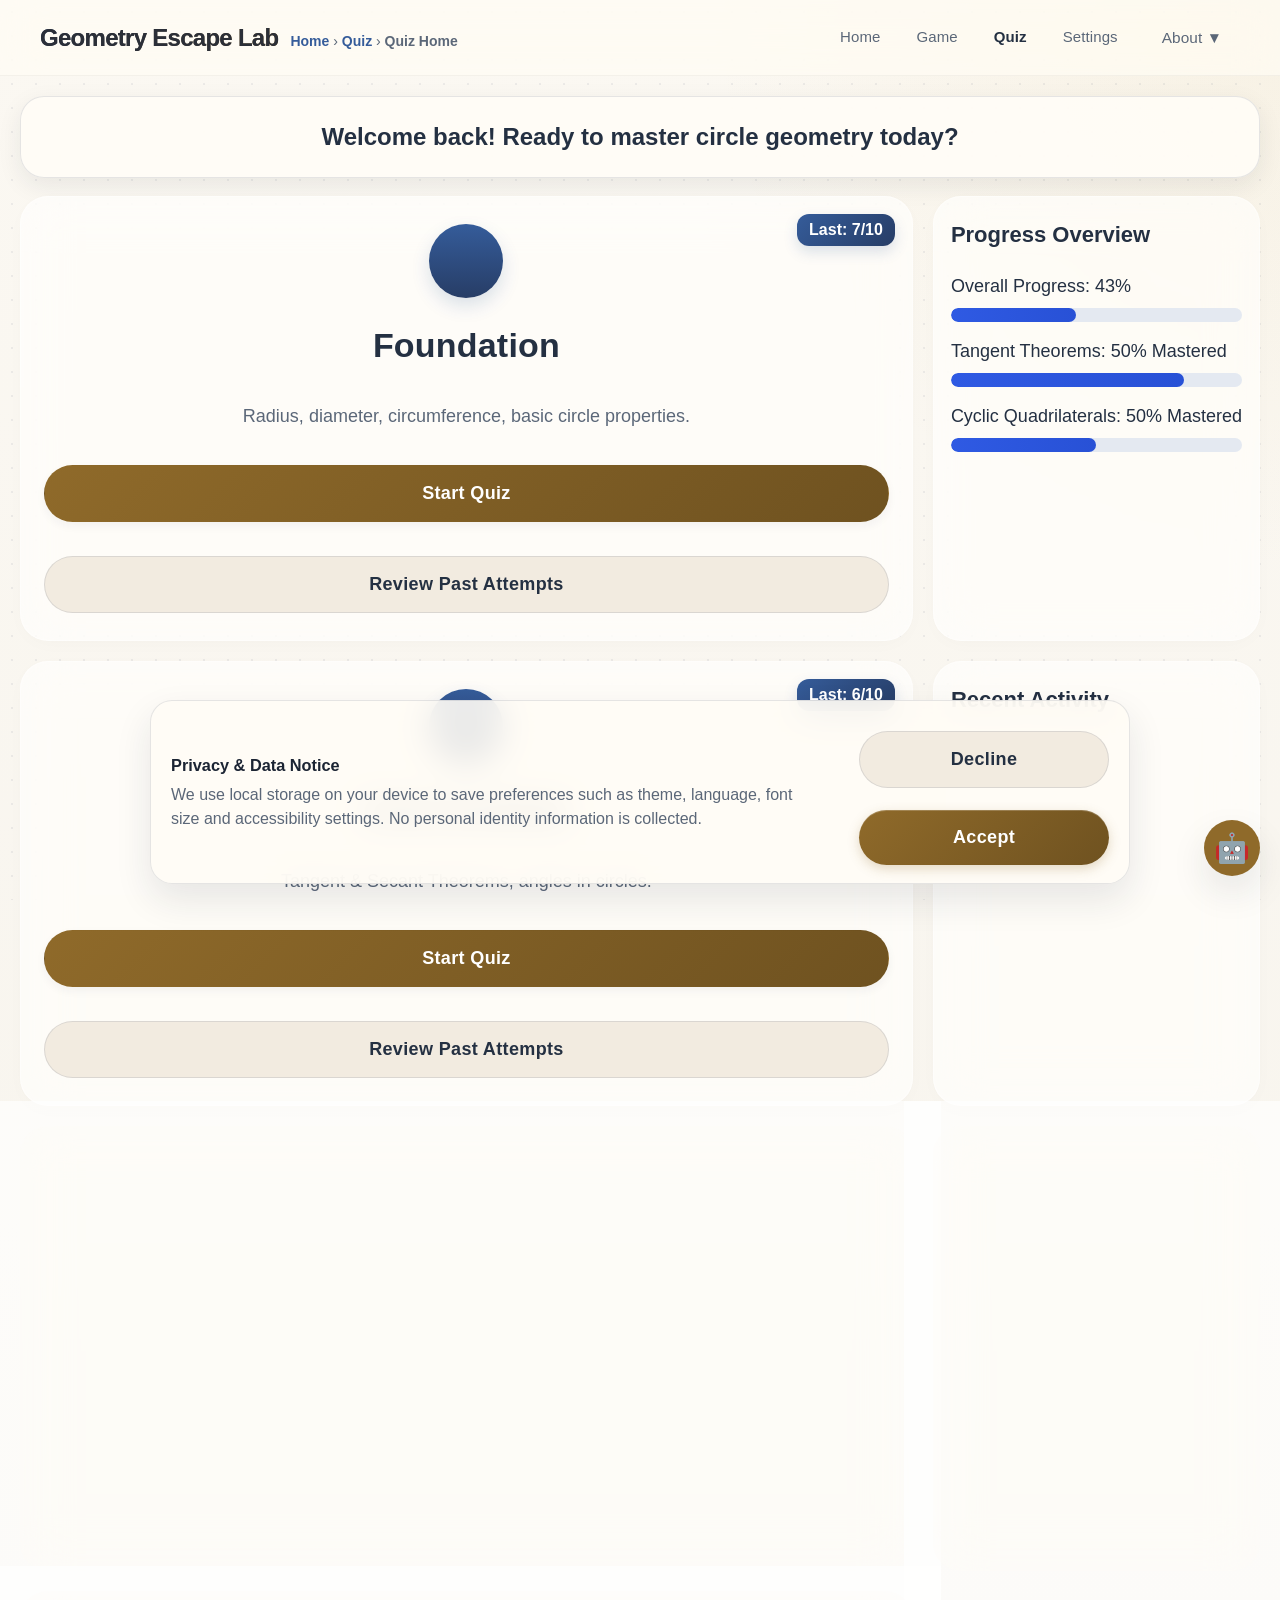
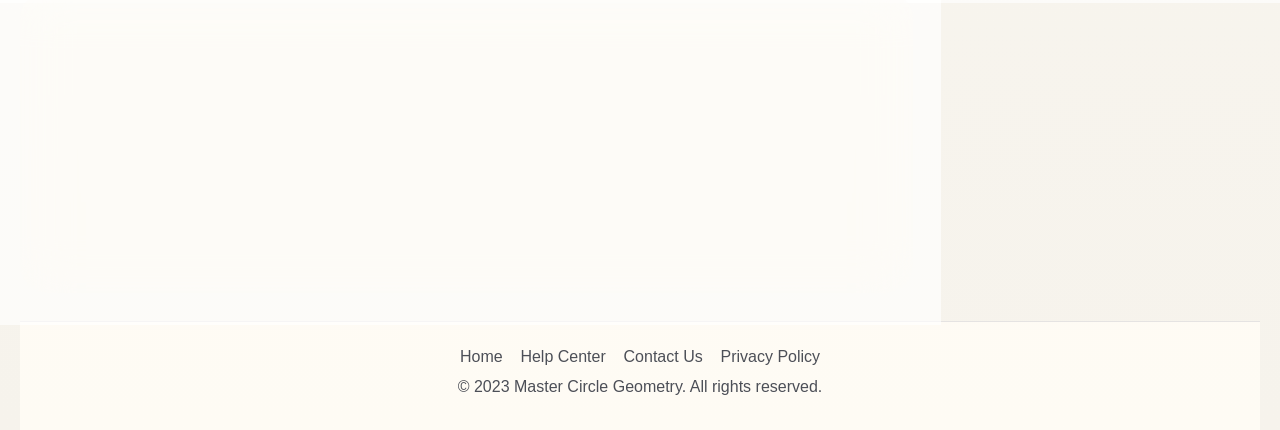
<file: index.html>
<!DOCTYPE html>
<html lang="zh-CN">
<head>
  <meta charset="UTF-8" />
  <meta name="viewport" content="width=device-width, initial-scale=1.0" />
  <title>Master Circle Geometry Quiz</title>
<link rel="stylesheet" href="shared.css" />
<link rel="stylesheet" href="main.css" />
</head>
<body>
<header>
  <div class="header-left">
    <h1>Geometry Escape Lab</h1>
    <div class="breadcrumb" id="breadcrumb"></div>
  </div>

  <nav>
      <button id="navHomeBtn">Home</button>
      <button id="navGameBtn">Game</button>
      <button id="navQuizBtn" class="active-nav">Quiz</button>
      <button type="button" id="settingsBtn">Settings</button>

      <div class="nav-group">
        <button type="button" class="dropbtn">About ▼</button>
        <div class="dropdown-content">
          <a href="#" id="contactBtn">Contact us</a>
          <a href="#" id="supportBtn">About this project</a>
          <a href="#" id="accessibilityBtn">Accessibility help</a>
          <a href="#" id="privacyBtn">Privacy Policy</a>
        </div>
      </div>
    </nav>
</header>

<div id="modal" class="modal">
  <div class="modal-content">
    <button class="close">&times;</button>
    <h2 id="modal-title"></h2>
    <div id="modal-text"></div>
  </div>
</div>
  <div id="app">
    <!-- 首页 -->
    <section id="homePage" class="page active">
  <div class="welcome-banner" id="welcomeBanner">
  Welcome back! Ready to master circle geometry today?
</div>
<div class="home-grid">
<div class="card module-card foundation-card" data-module="Foundation">
  <div class="module-icon"></div>
  <div class="module-badge" id="badge-Foundation">Last: 7/10</div>

  <h2 id="foundationTitle">Foundation</h2>
  <p id="foundationDesc">Radius, diameter, circumference, basic circle properties.</p>

  <!-- ✅ 补上这个按钮 -->
<button class="btn btn-primary start-btn" data-module="Foundation" data-role="startQuizBtn">
  Start Quiz
</button>

  <!-- 原来的按钮保留 -->
  <button class="btn btn-secondary review-btn" data-module="Foundation" data-role="reviewPastBtn">
    Review Past Attempts
  </button>
</div>

  <div class="card side-card progress-card">
    <h3 id="progressOverviewTitle">Progress Overview</h3>
    <div class="progress-label">Overall Progress: <span id="overallProgressText">65%</span></div>
    <div class="bar"><div class="bar-fill" id="overallProgressBar" style="width:65%"></div></div>

    <div class="progress-label">Tangent Theorems: <span id="tangentProgressText">80% Mastered</span></div>
    <div class="bar"><div class="bar-fill" id="tangentProgressBar" style="width:80%"></div></div>

    <div class="progress-label">Cyclic Quadrilaterals: <span id="cyclicProgressText">50% Mastered</span></div>
    <div class="bar"><div class="bar-fill" id="cyclicProgressBar" style="width:50%"></div></div>
  </div>

  <div class="card module-card intermediate-card" data-module="Intermediate">
    <div class="module-icon"></div>
    <div class="module-badge" id="badge-Intermediate">Last: 6/10</div>
<h2 id="intermediateTitle">Intermediate</h2>
<p id="intermediateDesc">Tangent & Secant Theorems, angles in circles.</p>
<button class="btn btn-primary start-btn" data-module="Intermediate" data-role="startQuizBtn">
  Start Quiz
</button>
<button class="btn btn-secondary review-btn" data-module="Intermediate" data-role="reviewPastBtn">
  Review Past Attempts
</button>
  </div>

  <div class="card side-card recent-card">
    <h3 id="recentActivityTitle">Recent Activity</h3>
    <div id="recentActivityList">
      <p>Foundation Quiz: 7/10</p>
      <p>Intermediate Quiz: 6/10</p>
      <p>Advanced Quiz: N/A</p>
    </div>
  </div>

  <div class="card module-card advanced-card" data-module="Advanced">
    <div class="module-icon"></div>
    <div class="module-badge" id="badge-Advanced">Last: N/A</div>
<h2 id="advancedTitle">Advanced</h2>
<p id="advancedDesc">Cyclic Quadrilaterals & Complex Proofs.</p>
<button class="btn btn-primary start-btn" data-module="Advanced" data-role="startQuizBtn">
  Start Quiz
</button>
<button class="btn btn-secondary review-btn" data-module="Advanced" data-role="reviewPastBtn">
  Review Past Attempts
</button>
  </div>

  <div class="card side-card help-card">
<h3 id="helpResourcesTitle">Help &amp; Resources</h3>
<a href="javascript:void(0)" id="keyTheoremsLink">Key Geometry Theorems</a>
<a href="javascript:void(0)" id="formulaSheetsLink">Formula Cheat Sheets</a>
<a href="javascript:void(0)" id="videoTutorialsLink">Video Tutorials</a>
  </div>

  <div class="card quick-start quick-card">
<h3 id="quickStartTitle">Quick Start / Learning Path</h3>
<p id="quickLine1">· Start with Foundation to master circle basics</p>
<p id="quickLine2">· Move to Intermediate for tangent theorems</p>
<p id="quickLine3">· Challenge Advanced for complex proofs</p>
    <div class="recommend-tip" id="recommendTip">
      Recommended Next Step: Your last Foundation score: 7/10 → Review key concepts or move to Intermediate.
    </div>
  </div>
</div>

      <footer class="footer">
        <div>Home &nbsp;&nbsp; Help Center &nbsp;&nbsp; Contact Us &nbsp;&nbsp; Privacy Policy</div>
        <div>© 2023 Master Circle Geometry. All rights reserved.</div>
      </footer>
    </section>

    <!-- 题目页 -->
<section id="quizPage" class="page">
  <div class="quiz-progress-wrap">
    <div class="quiz-progress-left">
      <span class="quiz-progress-title" id="quizProgressTitle">Quiz Progress:</span>
      <div class="bar quiz-top-bar">
        <div id="quizTopProgress" class="bar-fill" style="width:10%"></div>
      </div>
    </div>
    <div class="quiz-progress-right">
      <span>Time Remaining: <span id="timeRemaining">02:45</span></span>
      <span>Questions Answered: <span id="questionsAnswered">0/10</span></span>
    </div>
  </div>

  <div class="quiz-layout">
    <!-- 左侧图示 -->
    <div class="card diagram-card">
      <div class="diagram-inner">
        <div class="diagram-placeholder" id="diagramArea"></div>
      </div>
    </div>

    <!-- 中间题目区 -->
    <div class="quiz-center">
      <div class="card question-card">
        <div class="question-card-top">
          <div class="question-title-row">
            <h2 id="questionTitle">Question 1</h2>
            <div class="question-tools">💡 Hint? &nbsp; 🚩</div>
          </div>

          <p id="questionText"></p>

          <div class="theorem-reminder" id="questionHint"></div>
        </div>

        <div class="question-card-body">
<div id="answerPanel">
  <h3 id="selectAnswerTitle">Select your answer:</h3>
  <div id="optionsList"></div>
  <button id="submitAnswerBtn" class="btn btn-primary full-btn">Submit Answer</button>
</div>

          <div id="feedbackPanel" class="hidden">
            <div id="feedbackText" class="feedback-text"></div>
            <div class="feedback-actions" id="feedbackActions"></div>
          </div>
        </div>
      </div>
    </div>

    <!-- 右侧功能区 -->
    <div class="quiz-right">
 <div class="card side-card nav-card">
  <h3 id="quizNavigationTitle">Quiz Navigation</h3>
  <div id="quizNavGrid" class="nav-grid"></div>
  <div class="nav-btn-group">
    <button id="prevQuestionBtn" class="btn btn-secondary">← Previous Question</button>
    <button id="nextQuestionBtn" class="btn btn-secondary">Next Question →</button>
    <button id="quizSummaryBtn" class="btn btn-primary">Quiz Summary</button>
  </div>
</div>
<div class="card side-card tools-card">
  <h3 id="additionalToolsTitle">Additional Tools</h3>
  <div class="tool-btn-group">
    <button class="btn btn-secondary tool-btn" id="stepSolutionBtn">Step-by-Step Solution</button>
    <button class="btn btn-secondary tool-btn" id="formulaBtn">Formula Sheet</button>
    <button class="btn btn-secondary tool-btn" id="videoBtn">Video Tutorial</button>
  </div>
</div>
    </div>
  </div>

  <footer class="footer">
    <div>Home &nbsp;&nbsp; Help Center &nbsp;&nbsp; Contact Us &nbsp;&nbsp; Privacy Policy</div>
    <div>© 2023 Master Circle Geometry. All rights reserved.</div>
  </footer>
</section>

    <!-- 历史测验入口 -->
    <section id="attemptChooserPage" class="page">
      <div class="chooser-wrap">
        <h1>Review Past Attempts</h1>
        <div class="chooser-subtitle" id="attemptChooserModule">Foundation</div>
        <div class="chooser-btns">
          <button class="btn btn-primary chooser-btn" id="openLastAttemptBtn">last time</button>
          <button class="btn btn-primary chooser-btn" id="openPreviousAttemptBtn">the time before last</button>
          <button class="btn btn-secondary chooser-btn" id="exitChooserBtn">Exit</button>
        </div>
      </div>
    </section>

    <!-- 成绩页 -->
    <section id="resultPage" class="page">
      <div class="result-wrap">
        <h1>Great Work!</h1>

        <div class="card result-score-card">
          <div class="big-score">
            <div id="resultPercent">80</div>
            <div>%</div>
          </div>
          <div class="result-meta">
            <div class="result-badge" id="resultBadge">Tangent Theorem Proficient</div>
            <div id="resultSummaryText">8/10 Correct, 2 Mistakes</div>
          </div>
          <div class="stars" id="resultStars"></div>
        </div>

        <div class="result-message" id="resultMessage">
          You aced tangent length problems! Review chord segment theorems to strengthen your skills.
        </div>

        <div class="card mastery-card">
          <h2>Theorem Mastery</h2>
          <p class="mastery-overview">Mastery Overview: Good progress!</p>
          <div id="masteryGrid" class="mastery-grid"></div>
          <div class="next-steps" id="nextStepsText">Next Steps: Focus on weak topics to reach 100% mastery</div>
        </div>

        <div class="card summary-card">
          <h2>Mistake Summary</h2>
          <div id="mistakeSummaryList"></div>
        </div>

        <div class="bottom-panels">
         <div class="card learning-path">
  <div class="learning-path-header">
    <div>
      <h2>Learning Path</h2>
      <p class="learning-path-subtitle">Choose your next step based on this quiz result.</p>
    </div>
    <div class="learning-path-badge">Smart Recommendation</div>
  </div>

  <div class="learning-action-list">
    <button class="btn btn-secondary learning-btn" id="reviewMistakesBtn">
      <span class="learning-btn-title">Review Mistakes</span>
      <span class="learning-btn-desc">Check wrong answers and explanations</span>
    </button>

    <button class="btn btn-primary learning-btn" id="practiceWeakBtn">
      <span class="learning-btn-title">Practice Weak Problems</span>
      <span class="learning-btn-desc">Retry questions from your weakest topic</span>
    </button>

    <button class="btn btn-primary learning-btn" id="nextLevelBtn">
      <span class="learning-btn-title">Next Level Quiz</span>
      <span class="learning-btn-desc">Move forward to the next module</span>
    </button>

    <button class="btn btn-secondary learning-btn" id="advancedTopicsBtn">
      <span class="learning-btn-title">Explore Advanced Topics</span>
      <span class="learning-btn-desc">Preview key theorems and challenge content</span>
    </button>
  </div>

  <div class="learning-detail-panel" id="learningDetailPanel">
    <div class="learning-detail-title" id="learningDetailTitle">Recommended Action</div>
    <div class="learning-detail-text" id="learningDetailText">
      Based on your result, review mistakes first, then practice your weakest topic.
    </div>
    <div class="learning-detail-tags" id="learningDetailTags">
      <span class="learning-tag">Review</span>
      <span class="learning-tag">Practice</span>
      <span class="learning-tag">Improve Accuracy</span>
    </div>
  </div>
</div>

          <div class="card history-card">
  <div class="history-header">
    <h2>Recent Quiz History</h2>
    <div class="history-badge">Performance Overview</div>
  </div>

  <div id="recentQuizHistory" class="history-list"></div>

  <div class="history-progress-panel">
    <div class="history-progress-title">Module Progress</div>
    <div id="historyProgressBars"></div>
  </div>

  <div class="history-summary-box">
    <div class="summary-item">
      <span class="summary-label">Best Module</span>
      <span class="summary-value" id="bestModuleText">Foundation</span>
    </div>
    <div class="summary-item">
      <span class="summary-label">Needs Review</span>
      <span class="summary-value" id="needsReviewText">Advanced</span>
    </div>
    <div class="summary-item">
      <span class="summary-label">Average Score</span>
      <span class="summary-value" id="averageScoreText">67%</span>
    </div>
  </div>
</div>
        </div>

        <div class="result-extra-controls">
          <label><input type="checkbox" /> Dark Mode</label>
          <button class="lang-btn">Aa</button>
        </div>

        <div class="result-main-actions">
          <button class="btn btn-secondary" id="backHomeFromResultBtn">Back to Home</button>
          <button class="btn btn-primary" id="reviewErrorsFromResultBtn">Review Errors</button>
        </div>
      </div>

      <footer class="footer footer-wide">
        <div>Home &nbsp;&nbsp; Help Center &nbsp;&nbsp; Contact Us</div>
        <div>© 2023 Circle Geometry Quiz. Version 1.0</div>
        <div>Share Your Score &nbsp; ● ● ●</div>
      </footer>
    </section>

    <!-- 错题集页 -->
    <section id="errorPage" class="page">
      <div class="error-wrap">
        <h1>错题集 / Review Errors</h1>
        <div id="errorList" class="error-list"></div>
        <div class="error-actions-bottom">
          <button class="btn btn-secondary" id="backHomeFromErrorBtn">Back to Home</button>
        </div>
      </div>

      <footer class="footer">
        <div>Home &nbsp;&nbsp; Help Center &nbsp;&nbsp; Contact Us &nbsp;&nbsp; Privacy Policy</div>
        <div>© 2023 Master Circle Geometry. All rights reserved.</div>
      </footer>
    </section>
  </div>

 <script src="shared.js"></script>
<script src="main.js"></script>
</body>
</html>
</file>
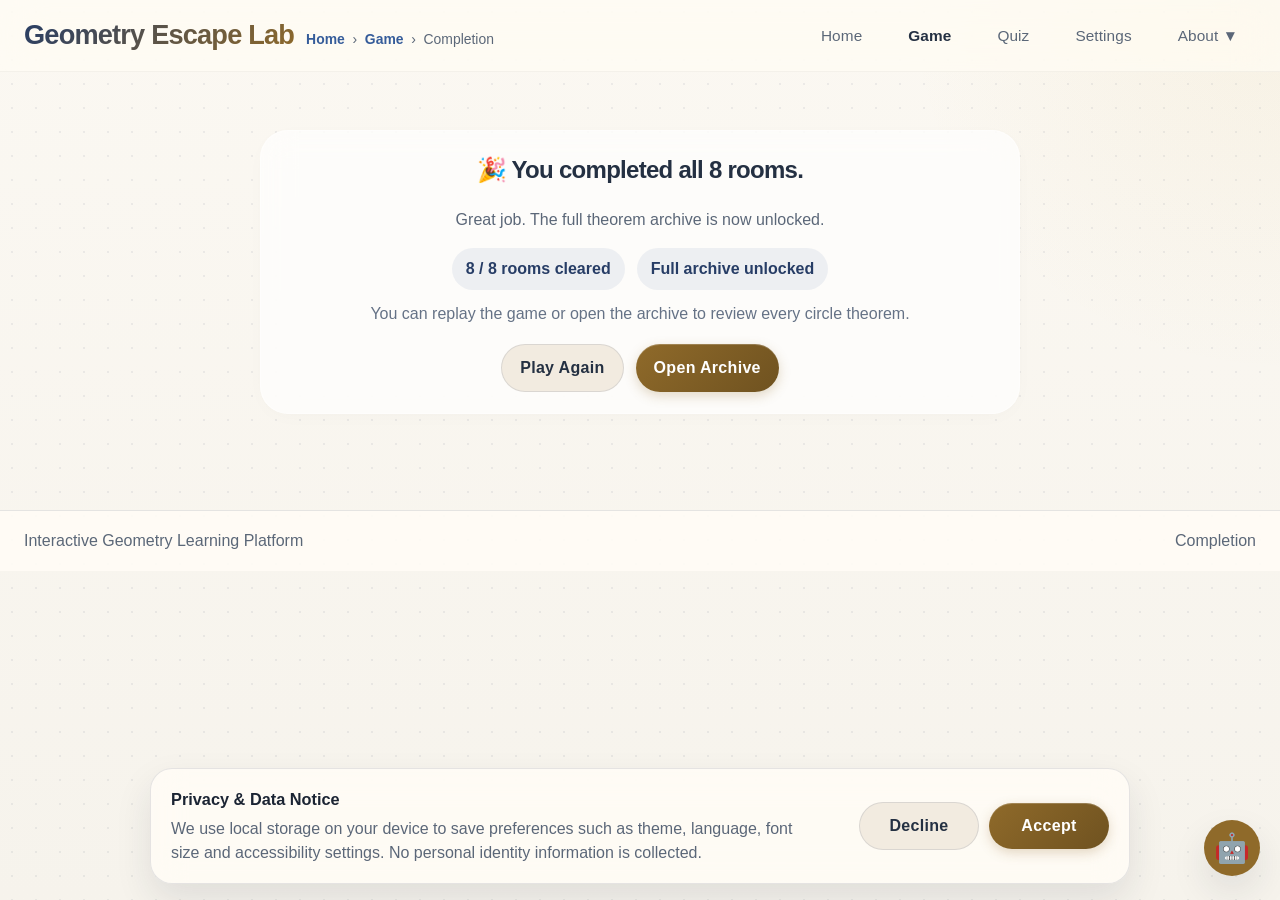
<file: complete.html>
<!DOCTYPE html>
<html lang="en">
<head>
  <meta charset="UTF-8" />
  <meta name="viewport" content="width=device-width, initial-scale=1.0" />
  <title>All Rooms Completed</title>
  <link rel="stylesheet" href="shared.css" />
  <link rel="stylesheet" href="game.css" />
</head>
<body>
  <header>
    <div class="header-left">
      <h1>Geometry Escape Lab</h1>
      <div class="breadcrumb">
        <a href="homepage.html">Home</a> &nbsp;›&nbsp;
        <a href="gamehome.html">Game</a> &nbsp;›&nbsp;
        <span id="completionBreadcrumb">Completion</span>
      </div>
    </div>
    <nav>
      <button id="navHomeBtn">Home</button>
      <button id="navGameBtn" class="active-nav">Game</button>
      <button id="navQuizBtn">Quiz</button>
      <button type="button" id="settingsBtn">Settings</button>

      <div class="nav-group">
        <button type="button" class="dropbtn">About ▼</button>
        <div class="dropdown-content">
          <a href="#" id="contactBtn">Contact us</a>
          <a href="#" id="supportBtn">About this project</a>
          <a href="#" id="accessibilityBtn">Accessibility help</a>
          <a href="#" id="privacyBtn">Privacy Policy</a>
        </div>
      </div>
    </nav>
  </header>

  <main class="container">
    <section class="card complete-card center">
      <h1 id="completionTitle">🎉 You completed all 8 rooms.</h1>
      <p class="small-text" id="completionIntro">Great job. The full theorem archive is now unlocked.</p>

      <div class="completion-stats">
        <span class="complete-stat-chip" id="completionChip1">8 / 8 rooms cleared</span>
        <span class="complete-stat-chip" id="completionChip2">Full archive unlocked</span>
      </div>

      <p class="complete-subcopy" id="completionSubcopy">
        You can replay the game or open the archive to review every circle theorem.
      </p>

      <div class="complete-actions">
        <button class="btn secondary" onclick="location.href='gamehome.html'" id="playAgainBtn">Play Again</button>
        <button class="btn primary" onclick="location.href='theorems.html'" id="openArchiveBtn">Open Archive</button>
      </div>
    </section>
  </main>

  <div id="modal" class="modal">
    <div class="modal-content">
      <button class="close" type="button" aria-label="Close">&times;</button>
      <h2 id="modal-title">Settings</h2>
      <div id="modal-text"></div>
    </div>
  </div>

  <footer class="footer">
    <div class="footer-inner">
      <span>Interactive Geometry Learning Platform</span>
      <span id="completionFooter">Completion</span>
    </div>
  </footer>

  <script>
    const COMPLETE_I18N = {
      en: {
        completionBreadcrumb: "Completion",
        completionTitle: "🎉 You completed all 8 rooms.",
        completionIntro: "Great job. The full theorem archive is now unlocked.",
        completionChip1: "8 / 8 rooms cleared",
        completionChip2: "Full archive unlocked",
        completionSubcopy: "You can replay the game or open the archive to review every circle theorem.",
        playAgainBtn: "Play Again",
        openArchiveBtn: "Open Archive",
        completionFooter: "Completion"
      },
      zh: {
        completionBreadcrumb: "完成页面",
        completionTitle: "🎉 你已完成全部 8 个房间。",
        completionIntro: "太棒了，完整定理档案现已全部解锁。",
        completionChip1: "8 / 8 个房间已通关",
        completionChip2: "完整档案已解锁",
        completionSubcopy: "你可以重新游玩，或打开档案回顾全部圆定理。",
        playAgainBtn: "再玩一次",
        openArchiveBtn: "打开档案",
        completionFooter: "完成页面"
      }
    };

    function getCompleteLang() {
      return localStorage.getItem("language") || "en";
    }

    function ct(key) {
      const lang = getCompleteLang();
      return COMPLETE_I18N[lang]?.[key] || COMPLETE_I18N.en[key] || key;
    }

    function applyCompletionLanguage() {
      document.documentElement.lang = getCompleteLang() === "zh" ? "zh" : "en";
      document.getElementById("completionBreadcrumb").textContent = ct("completionBreadcrumb");
      document.getElementById("completionTitle").textContent = ct("completionTitle");
      document.getElementById("completionIntro").textContent = ct("completionIntro");
      document.getElementById("completionChip1").textContent = ct("completionChip1");
      document.getElementById("completionChip2").textContent = ct("completionChip2");
      document.getElementById("completionSubcopy").textContent = ct("completionSubcopy");
      document.getElementById("playAgainBtn").textContent = ct("playAgainBtn");
      document.getElementById("openArchiveBtn").textContent = ct("openArchiveBtn");
      document.getElementById("completionFooter").textContent = ct("completionFooter");
    }

    window.addEventListener("DOMContentLoaded", applyCompletionLanguage);
    window.addEventListener("focus", applyCompletionLanguage);
    window.addEventListener("storage", applyCompletionLanguage);
    window.addEventListener("languageChanged", applyCompletionLanguage);
  </script>

  <script src="shared.js"></script>
</body>
</html>
</file>
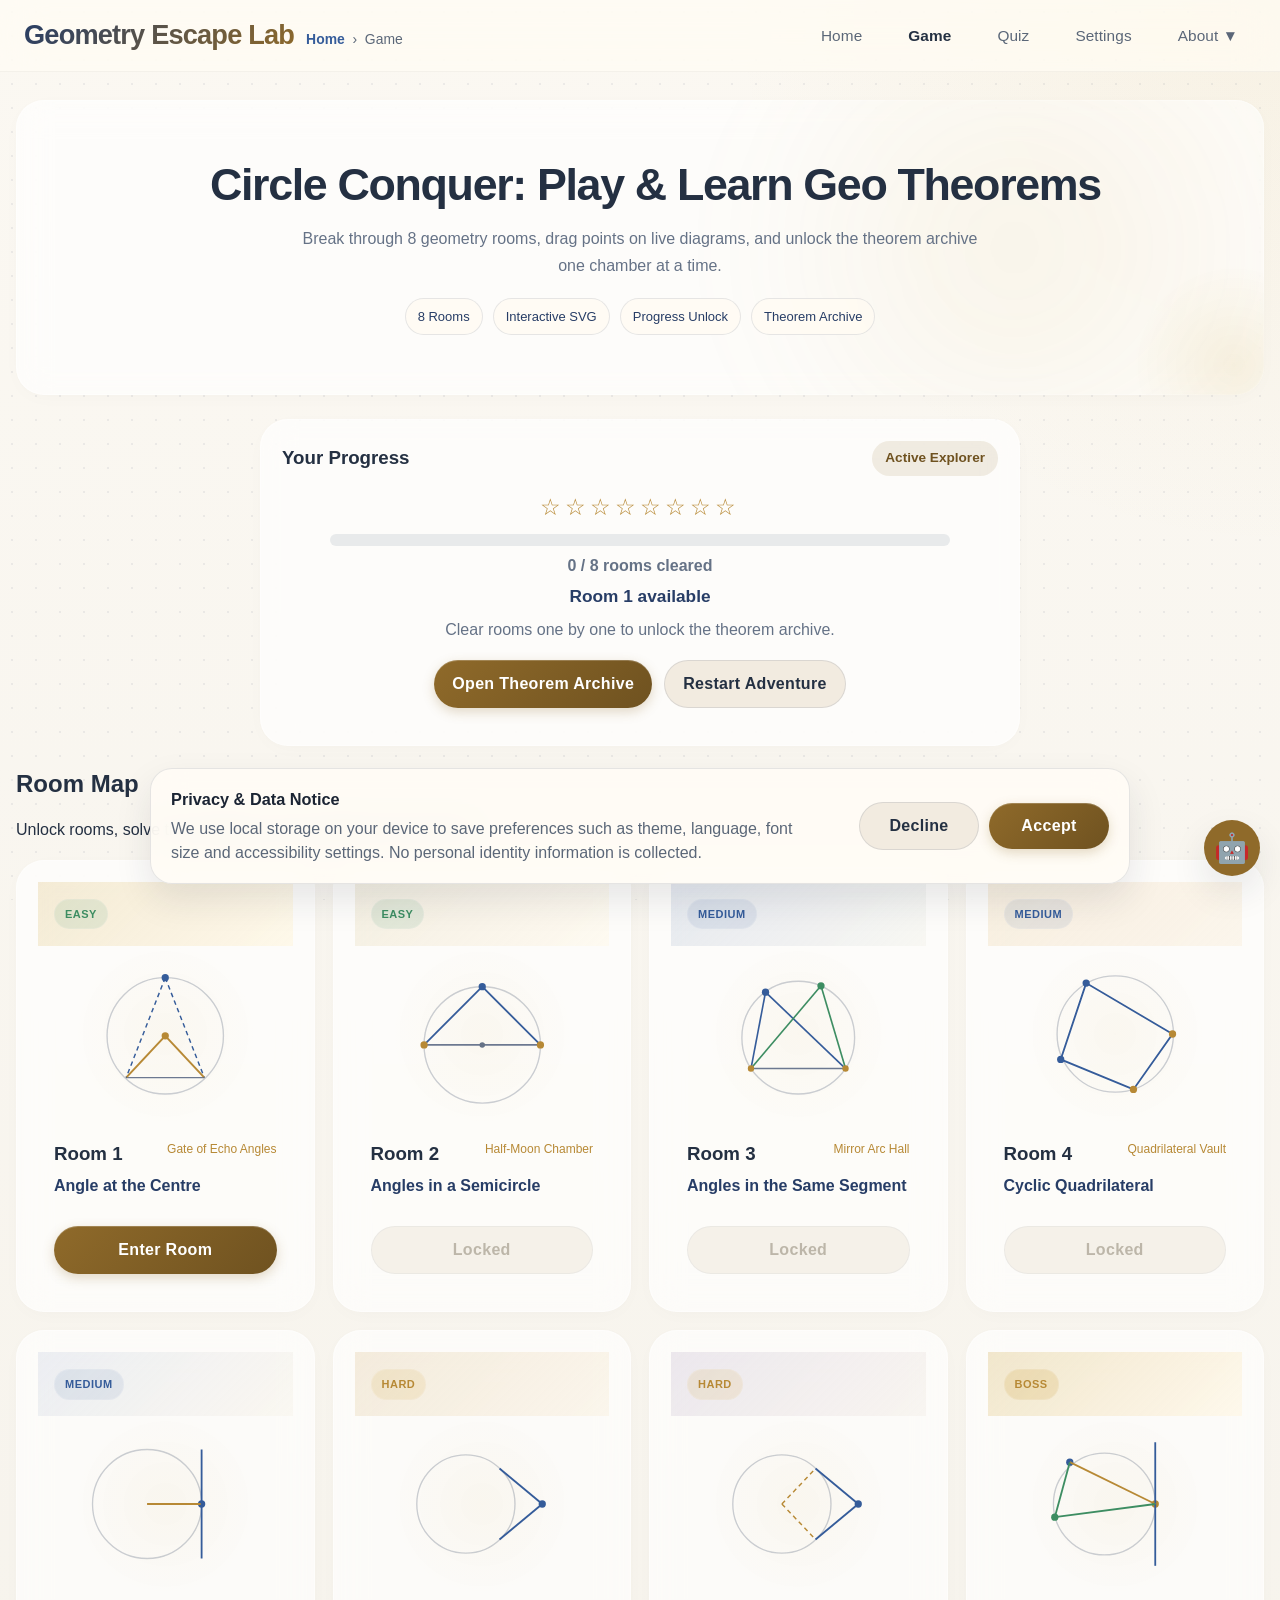
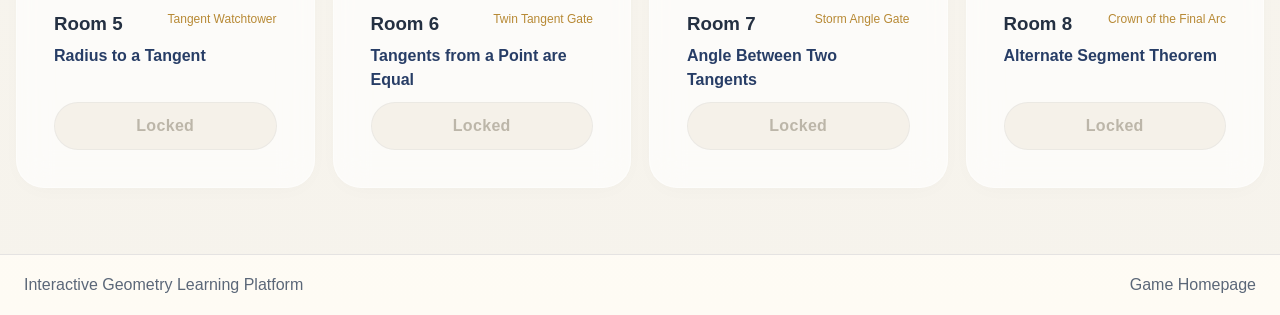
<file: gamehome.html>
<!DOCTYPE html>
<html lang="en">
<head>
  <meta charset="UTF-8" />
  <meta name="viewport" content="width=device-width, initial-scale=1.0, viewport-fit=cover" />
  <title>Geometry Escape Lab - Game</title>
  <link rel="stylesheet" href="shared.css" />
  <link rel="stylesheet" href="game.css" />
</head>
<body>
  <header>
    <div class="header-left">
      <h1>Geometry Escape Lab</h1>
      <div class="breadcrumb">
        <a href="homepage.html">Home</a> &nbsp;›&nbsp;
        <span data-role="breadcrumb-game">Game</span>
      </div>
    </div>

    <nav>
      <button id="navHomeBtn">Home</button>
      <button id="navGameBtn" class="active-nav">Game</button>
      <button id="navQuizBtn">Quiz</button>
      <button type="button" id="settingsBtn">Settings</button>

      <div class="nav-group">
        <button type="button" class="dropbtn">About ▼</button>
        <div class="dropdown-content">
          <a href="#" id="contactBtn">Contact us</a>
          <a href="#" id="supportBtn">About this project</a>
          <a href="#" id="accessibilityBtn">Accessibility help</a>
          <a href="#" id="privacyBtn">Privacy Policy</a>
        </div>
      </div>
    </nav>
  </header>

  <div class="container">
    <section class="card hero-panel hero-panel-centered">
      <div class="hero-copy hero-copy-centered">
        <h1 data-role="hero-title">Circle Conquer: Play &amp; Learn Geo Theorems</h1>
        <p class="hero-text hero-text-centered" data-role="hero-text">
          Break through 8 geometry rooms, drag points on live diagrams, and unlock the theorem archive one chamber at a time.
        </p>
        <div class="hero-tags hero-tags-centered">
          <span class="hero-tag" data-role="tag-rooms">8 Rooms</span>
          <span class="hero-tag" data-role="tag-svg">Interactive SVG</span>
          <span class="hero-tag" data-role="tag-unlock">Progress Unlock</span>
          <span class="hero-tag" data-role="tag-archive">Theorem Archive</span>
        </div>
      </div>
    </section>

    <section class="card progress-box progress-box-enhanced">
      <div class="progress-topline">
        <h3 data-role="progress-title">Your Progress</h3>
        <span id="explorerRank" class="status-pill">Active Explorer</span>
      </div>

      <p id="stars" class="stars">☆ ☆ ☆ ☆ ☆ ☆ ☆ ☆</p>

      <div class="progress-meter" aria-hidden="true">
        <div id="progressFill" class="progress-fill"></div>
      </div>

      <p id="progressNumbers" class="progress-numbers">0 / 8 rooms cleared</p>
      <p id="progressText" class="progress-main-text">Room 1 available</p>
      <p class="progress-subtext" data-role="progress-subtext">
        Clear rooms one by one to unlock the theorem archive.
      </p>

      <div class="progress-actions">
        <button class="btn primary" onclick="location.href='theorems.html'" data-role="open-archive">
          Open Theorem Archive
        </button>
        <button class="btn secondary" onclick="resetGameProgress()" data-role="restart-adventure">
          Restart Adventure
        </button>
      </div>

      <p id="resetMessage" class="reset-message" aria-live="polite"></p>
    </section>

    <section class="rooms-section">
      <div class="section-heading compact-heading">
        <div>
          <h2 data-role="room-map-title">Room Map</h2>
        </div>
        <p class="section-note" data-role="room-map-note">
          Unlock rooms, solve the challenge, and complete the full archive.
        </p>
      </div>

      <div class="room-grid">
        <article class="card room-tile">
          <div class="room-banner room-banner-1">
            <span class="difficulty easy" data-role="difficulty-easy">Easy</span>

          </div>
          <div class="room-preview">
            <svg viewBox="0 0 220 176" aria-label="Room 1 preview - Angle at the Centre">
              <circle cx="110" cy="90" r="64" fill="none" stroke="var(--svg-circle)" stroke-width="1.5"/>
              <line x1="67" y1="136" x2="153" y2="136" stroke="var(--svg-line)" stroke-width="1.2"/>
              <circle cx="110" cy="90" r="4" fill="var(--gold)"/>
              <circle cx="110" cy="26" r="4" fill="var(--blue)"/>
              <line x1="110" y1="90" x2="67" y2="136" stroke="var(--gold)" stroke-width="2.2"/>
              <line x1="110" y1="90" x2="153" y2="136" stroke="var(--gold)" stroke-width="2.2"/>
              <line x1="110" y1="26" x2="67" y2="136" stroke="var(--blue)" stroke-width="1.6" stroke-dasharray="5 4"/>
              <line x1="110" y1="26" x2="153" y2="136" stroke="var(--blue)" stroke-width="1.6" stroke-dasharray="5 4"/>
            </svg>
          </div>
          <div class="room-content">
            <div class="room-headline">
              <h3 id="roomHeading1">Room 1</h3>
              <span class="room-code" data-role="room1-code">Gate of Echo Angles</span>
            </div>
            <p class="room-name" data-role="room1-name">Angle at the Centre</p>
            <a id="roomBtn1" class="btn primary room-open-btn" href="play.html?level=1">Enter Room</a>
          </div>
        </article>

        <article class="card room-tile">
          <div class="room-banner room-banner-2">
            <span class="difficulty easy" data-role="difficulty-easy">Easy</span>
            
          </div>
          <div class="room-preview">
            <svg viewBox="0 0 220 176" aria-label="Room 2 preview - Angles in a Semicircle">
              <circle cx="110" cy="100" r="64" fill="none" stroke="var(--svg-circle)" stroke-width="1.5"/>
              <line x1="46" y1="100" x2="174" y2="100" stroke="var(--svg-line)" stroke-width="1.8"/>
              <circle cx="110" cy="36" r="4" fill="var(--blue)"/>
              <line x1="110" y1="36" x2="46" y2="100" stroke="var(--blue)" stroke-width="2"/>
              <line x1="110" y1="36" x2="174" y2="100" stroke="var(--blue)" stroke-width="2"/>
              <circle cx="46" cy="100" r="4" fill="var(--gold)"/>
              <circle cx="174" cy="100" r="4" fill="var(--gold)"/>
              <circle cx="110" cy="100" r="3" fill="var(--muted)"/>
            </svg>
          </div>
          <div class="room-content">
            <div class="room-headline">
              <h3 id="roomHeading2">Room 2</h3>
              <span class="room-code" data-role="room2-code">Half-Moon Chamber</span>
            </div>
            <p class="room-name" data-role="room2-name">Angles in a Semicircle</p>
            <a id="roomBtn2" class="btn room-open-btn locked-btn" href="javascript:void(0)">Locked</a>
          </div>
        </article>

        <article class="card room-tile">
          <div class="room-banner room-banner-3">
            <span class="difficulty medium" data-role="difficulty-medium">Medium</span>
         
          </div>
          <div class="room-preview">
            <svg viewBox="0 0 220 176" aria-label="Room 3 preview - Angles in the Same Segment">
              <circle cx="110" cy="92" r="62" fill="none" stroke="var(--svg-circle)" stroke-width="1.5"/>
              <line x1="58" y1="126" x2="162" y2="126" stroke="var(--svg-line)" stroke-width="1.6"/>
              <circle cx="74" cy="42" r="4" fill="var(--blue)"/>
              <circle cx="135" cy="35" r="4" fill="var(--green)"/>
              <line x1="74" y1="42" x2="58" y2="126" stroke="var(--blue)" stroke-width="1.8"/>
              <line x1="74" y1="42" x2="162" y2="126" stroke="var(--blue)" stroke-width="1.8"/>
              <line x1="135" y1="35" x2="58" y2="126" stroke="var(--green)" stroke-width="1.8"/>
              <line x1="135" y1="35" x2="162" y2="126" stroke="var(--green)" stroke-width="1.8"/>
              <circle cx="58" cy="126" r="3.5" fill="var(--gold)"/>
              <circle cx="162" cy="126" r="3.5" fill="var(--gold)"/>
            </svg>
          </div>
          <div class="room-content">
            <div class="room-headline">
              <h3 id="roomHeading3">Room 3</h3>
              <span class="room-code" data-role="room3-code">Mirror Arc Hall</span>
            </div>
            <p class="room-name" data-role="room3-name">Angles in the Same Segment</p>
            <a id="roomBtn3" class="btn room-open-btn locked-btn" href="javascript:void(0)">Locked</a>
          </div>
        </article>

        <article class="card room-tile">
          <div class="room-banner room-banner-4">
            <span class="difficulty medium" data-role="difficulty-medium">Medium</span>
         
          </div>
          <div class="room-preview">
            <svg viewBox="0 0 220 176" aria-label="Room 4 preview - Cyclic Quadrilateral">
              <circle cx="110" cy="88" r="64" fill="none" stroke="var(--svg-circle)" stroke-width="1.5"/>
              <polygon points="78,32 50,116 130,149 173,88" fill="none" stroke="var(--blue)" stroke-width="2"/>
              <circle cx="78" cy="32" r="4" fill="var(--blue)"/>
              <circle cx="50" cy="116" r="4" fill="var(--blue)"/>
              <circle cx="130" cy="149" r="4" fill="var(--gold)"/>
              <circle cx="173" cy="88" r="4" fill="var(--gold)"/>
            </svg>
          </div>
          <div class="room-content">
            <div class="room-headline">
              <h3 id="roomHeading4">Room 4</h3>
              <span class="room-code" data-role="room4-code">Quadrilateral Vault</span>
            </div>
            <p class="room-name" data-role="room4-name">Cyclic Quadrilateral</p>
            <a id="roomBtn4" class="btn room-open-btn locked-btn" href="javascript:void(0)">Locked</a>
          </div>
        </article>

        <article class="card room-tile">
          <div class="room-banner room-banner-5">
            <span class="difficulty medium" data-role="difficulty-medium">Medium</span>
          
          </div>
          <div class="room-preview">
            <svg viewBox="0 0 220 176" aria-label="Room 5 preview - Radius to a Tangent">
              <circle cx="90" cy="88" r="60" fill="none" stroke="var(--svg-circle)" stroke-width="1.5"/>
              <circle cx="150" cy="88" r="4" fill="var(--blue)"/>
              <line x1="90" y1="88" x2="150" y2="88" stroke="var(--gold)" stroke-width="2"/>
              <line x1="150" y1="28" x2="150" y2="148" stroke="var(--blue)" stroke-width="2"/>
            </svg>
          </div>
          <div class="room-content">
            <div class="room-headline">
              <h3 id="roomHeading5">Room 5</h3>
              <span class="room-code" data-role="room5-code">Tangent Watchtower</span>
            </div>
            <p class="room-name" data-role="room5-name">Radius to a Tangent</p>
            <a id="roomBtn5" class="btn room-open-btn locked-btn" href="javascript:void(0)">Locked</a>
          </div>
        </article>

        <article class="card room-tile">
          <div class="room-banner room-banner-6">
            <span class="difficulty hard" data-role="difficulty-hard">Hard</span>
          
          </div>
          <div class="room-preview">
            <svg viewBox="0 0 220 176" aria-label="Room 6 preview - Tangents from a Point are Equal">
              <circle cx="92" cy="88" r="54" fill="none" stroke="var(--svg-circle)" stroke-width="1.5"/>
              <circle cx="176" cy="88" r="4" fill="var(--blue)"/>
              <line x1="176" y1="88" x2="129" y2="49" stroke="var(--blue)" stroke-width="2"/>
              <line x1="176" y1="88" x2="129" y2="127" stroke="var(--blue)" stroke-width="2"/>
            </svg>
          </div>
          <div class="room-content">
            <div class="room-headline">
              <h3 id="roomHeading6">Room 6</h3>
              <span class="room-code" data-role="room6-code">Twin Tangent Gate</span>
            </div>
            <p class="room-name" data-role="room6-name">Tangents from a Point are Equal</p>
            <a id="roomBtn6" class="btn room-open-btn locked-btn" href="javascript:void(0)">Locked</a>
          </div>
        </article>

        <article class="card room-tile">
          <div class="room-banner room-banner-7">
            <span class="difficulty hard" data-role="difficulty-hard">Hard</span>
       
          </div>
          <div class="room-preview">
            <svg viewBox="0 0 220 176" aria-label="Room 7 preview - Angle Between Two Tangents">
              <circle cx="92" cy="88" r="54" fill="none" stroke="var(--svg-circle)" stroke-width="1.5"/>
              <circle cx="176" cy="88" r="4" fill="var(--blue)"/>
              <line x1="176" y1="88" x2="129" y2="49" stroke="var(--blue)" stroke-width="2"/>
              <line x1="176" y1="88" x2="129" y2="127" stroke="var(--blue)" stroke-width="2"/>
              <line x1="92" y1="88" x2="129" y2="49" stroke="var(--gold)" stroke-width="1.6" stroke-dasharray="5 4"/>
              <line x1="92" y1="88" x2="129" y2="127" stroke="var(--gold)" stroke-width="1.6" stroke-dasharray="5 4"/>
            </svg>
          </div>
          <div class="room-content">
            <div class="room-headline">
              <h3 id="roomHeading7">Room 7</h3>
              <span class="room-code" data-role="room7-code">Storm Angle Gate</span>
            </div>
            <p class="room-name" data-role="room7-name">Angle Between Two Tangents</p>
            <a id="roomBtn7" class="btn room-open-btn locked-btn" href="javascript:void(0)">Locked</a>
          </div>
        </article>

        <article class="card room-tile">
          <div class="room-banner room-banner-8">
            <span class="difficulty boss" data-role="difficulty-boss">Boss</span>
        
          </div>
          <div class="room-preview">
            <svg viewBox="0 0 220 176" aria-label="Room 8 preview - Alternate Segment Theorem">
              <circle cx="98" cy="88" r="56" fill="none" stroke="var(--svg-circle)" stroke-width="1.5"/>
              <circle cx="60" cy="42" r="4" fill="var(--blue)"/>
              <circle cx="154" cy="88" r="4" fill="var(--gold)"/>
              <circle cx="43.5" cy="102.5" r="4" fill="var(--green)"/>
              <line x1="154" y1="20" x2="154" y2="156" stroke="var(--blue)" stroke-width="2"/>
              <line x1="60" y1="42" x2="154" y2="88" stroke="var(--gold)" stroke-width="2"/>
              <line x1="60" y1="42" x2="43.5" y2="102.5" stroke="var(--green)" stroke-width="2"/>
              <line x1="154" y1="88" x2="43.5" y2="102.5" stroke="var(--green)" stroke-width="2"/>
            </svg>
          </div>
          <div class="room-content">
            <div class="room-headline">
              <h3 id="roomHeading8">Room 8</h3>
              <span class="room-code" data-role="room8-code">Crown of the Final Arc</span>
            </div>
            <p class="room-name" data-role="room8-name">Alternate Segment Theorem</p>
            <a id="roomBtn8" class="btn room-open-btn locked-btn" href="javascript:void(0)">Locked</a>
          </div>
        </article>
      </div>
    </section>
  </div>

  <div id="modal" class="modal">
    <div class="modal-content">
      <button class="close" type="button" aria-label="Close">&times;</button>
      <h2 id="modal-title">Settings</h2>
      <div id="modal-text"></div>
    </div>
  </div>

  <footer class="footer">
    <div class="footer-inner">
      <span>Interactive Geometry Learning Platform</span>
      <span data-role="game-footer">Game Homepage</span>
    </div>
  </footer>

  <script>
    const GAME_HOME_I18N = {
      en: {
        breadcrumbGame: "Game",
        heroTitle: "Circle Conquer: Play & Learn Geo Theorems",
        heroText: "Break through 8 geometry rooms, drag points on live diagrams, and unlock the theorem archive one chamber at a time.",
        tagRooms: "8 Rooms",
        tagSvg: "Interactive SVG",
        tagUnlock: "Progress Unlock",
        tagArchive: "Theorem Archive",

        yourProgress: "Your Progress",
        explorerRank: "Active Explorer",
        progressNumbers: "{n} / 8 rooms cleared",
        roomAvailable: "Room {n} available",
        progressSubtext: "Clear rooms one by one to unlock the theorem archive.",
        openArchive: "Open Theorem Archive",
        restartAdventure: "Restart Adventure",
        roomMap: "Room Map",
        roomMapNote: "Unlock rooms, solve the challenge, and complete the full archive.",

        roomLabel: "Room {n}",

        room1Code: "Gate of Echo Angles",
        room1Name: "Angle at the Centre",
        room2Code: "Half-Moon Chamber",
        room2Name: "Angles in a Semicircle",
        room3Code: "Mirror Arc Hall",
        room3Name: "Angles in the Same Segment",
        room4Code: "Quadrilateral Vault",
        room4Name: "Cyclic Quadrilateral",
        room5Code: "Tangent Watchtower",
        room5Name: "Radius to a Tangent",
        room6Code: "Twin Tangent Gate",
        room6Name: "Tangents from a Point are Equal",
        room7Code: "Storm Angle Gate",
        room7Name: "Angle Between Two Tangents",
        room8Code: "Crown of the Final Arc",
        room8Name: "Alternate Segment Theorem",

        easy: "Easy",
        medium: "Medium",
        hard: "Hard",
        boss: "Boss",
        enterRoom: "Enter Room",
        locked: "Locked",
        gameFooter: "Game Homepage",
        resetMessage: "Progress reset. Room 1 is now available again."
      },
      zh: {
        breadcrumbGame: "游戏",
        heroTitle: "Circle Conquer：边玩边学圆定理",
        heroText: "闯过 8 个几何房间，拖动实时图形中的点，并逐步解锁完整定理档案。",
        tagRooms: "8 个房间",
        tagSvg: "交互式 SVG",
        tagUnlock: "进度解锁",
        tagArchive: "定理档案",

        yourProgress: "当前进度",
        explorerRank: "活跃探索者",
        progressNumbers: "{n} / 8 个房间已通关",
        roomAvailable: "房间 {n} 可用",
        progressSubtext: "依次通关各房间，即可逐步解锁定理档案。",
        openArchive: "打开定理档案",
        restartAdventure: "重新开始冒险",
        roomMap: "房间地图",
        roomMapNote: "解锁房间、完成挑战，并收集完整定理档案。",

        roomLabel: "房间 {n}",

        room1Code: "回响角之门",
        room1Name: "圆心角",
        room2Code: "半月密室",
        room2Name: "半圆所对的角",
        room3Code: "镜像弧厅",
        room3Name: "同弧所对的圆周角",
        room4Code: "四边形秘库",
        room4Name: "圆内接四边形",
        room5Code: "切线瞭望塔",
        room5Name: "半径与切线",
        room6Code: "双切线之门",
        room6Name: "同一点引切线长度相等",
        room7Code: "风暴角之门",
        room7Name: "两切线夹角",
        room8Code: "终弧王冠",
        room8Name: "交替弧定理",

        easy: "简单",
        medium: "中等",
        hard: "困难",
        boss: "最终关",
        enterRoom: "进入房间",
        locked: "未解锁",
        gameFooter: "游戏主页",
        resetMessage: "进度已重置，现在重新从房间 1 开始。"
      }
    };

    function getGameHomeLang() {
      return localStorage.getItem("language") || "en";
    }

    function gh(key) {
      const lang = getGameHomeLang();
      return GAME_HOME_I18N[lang]?.[key] || GAME_HOME_I18N.en[key] || key;
    }

    function ghf(key, vars = {}) {
      let text = gh(key);
      Object.keys(vars).forEach((k) => {
        text = text.replace(`{${k}}`, vars[k]);
      });
      return text;
    }

    function applyGameHomeLanguage() {
      document.documentElement.lang = getGameHomeLang() === "zh" ? "zh" : "en";

      const map = {
        breadcrumbGame: '[data-role="breadcrumb-game"]',
        heroTitle: '[data-role="hero-title"]',
        heroText: '[data-role="hero-text"]',
        tagRooms: '[data-role="tag-rooms"]',
        tagSvg: '[data-role="tag-svg"]',
        tagUnlock: '[data-role="tag-unlock"]',
        tagArchive: '[data-role="tag-archive"]',
        yourProgress: '[data-role="progress-title"]',
        progressSubtext: '[data-role="progress-subtext"]',
        openArchive: '[data-role="open-archive"]',
        restartAdventure: '[data-role="restart-adventure"]',
        roomMap: '[data-role="room-map-title"]',
        roomMapNote: '[data-role="room-map-note"]',
        room1Code: '[data-role="room1-code"]',
        room1Name: '[data-role="room1-name"]',
        room2Code: '[data-role="room2-code"]',
        room2Name: '[data-role="room2-name"]',
        room3Code: '[data-role="room3-code"]',
        room3Name: '[data-role="room3-name"]',
        room4Code: '[data-role="room4-code"]',
        room4Name: '[data-role="room4-name"]',
        room5Code: '[data-role="room5-code"]',
        room5Name: '[data-role="room5-name"]',
        room6Code: '[data-role="room6-code"]',
        room6Name: '[data-role="room6-name"]',
        room7Code: '[data-role="room7-code"]',
        room7Name: '[data-role="room7-name"]',
        room8Code: '[data-role="room8-code"]',
        room8Name: '[data-role="room8-name"]',
        gameFooter: '[data-role="game-footer"]'
      };

      Object.entries(map).forEach(([key, selector]) => {
        const el = document.querySelector(selector);
        if (el) el.textContent = gh(key);
      });

      document.querySelectorAll('[data-role="difficulty-easy"]').forEach(el => el.textContent = gh('easy'));
      document.querySelectorAll('[data-role="difficulty-medium"]').forEach(el => el.textContent = gh('medium'));
      document.querySelectorAll('[data-role="difficulty-hard"]').forEach(el => el.textContent = gh('hard'));
      document.querySelectorAll('[data-role="difficulty-boss"]').forEach(el => el.textContent = gh('boss'));

      for (let i = 1; i <= 8; i += 1) {
        const heading = document.getElementById(`roomHeading${i}`);
        if (heading) heading.textContent = ghf('roomLabel', { n: i });
      }
    }

    function updateGameProgressUI() {
      const unlockedLevel = parseInt(localStorage.getItem('unlockedLevel') || '1', 10);
      const highestCleared = parseInt(localStorage.getItem('highestCleared') || '0', 10);

      const stars = document.getElementById('stars');
      const progressFill = document.getElementById('progressFill');
      const progressNumbers = document.getElementById('progressNumbers');
      const progressText = document.getElementById('progressText');
      const explorerRank = document.getElementById('explorerRank');

      if (stars) {
        const filled = "★".repeat(highestCleared);
        const empty = "☆".repeat(8 - highestCleared);
        stars.textContent = `${filled}${filled && empty ? " " : ""}${empty}`.trim();
      }

      if (progressFill) {
        progressFill.style.width = `${(highestCleared / 8) * 100}%`;
      }

      if (progressNumbers) {
        progressNumbers.textContent = ghf('progressNumbers', { n: highestCleared });
      }

      if (progressText) {
        const availableRoom = Math.min(highestCleared + 1, 8);
        progressText.textContent = ghf('roomAvailable', { n: availableRoom });
      }

      if (explorerRank) {
        explorerRank.textContent = gh('explorerRank');
      }

      for (let i = 1; i <= 8; i += 1) {
        const btn = document.getElementById(`roomBtn${i}`);
        if (!btn) continue;

        if (i <= unlockedLevel) {
          btn.classList.remove('locked-btn');
          btn.classList.add('primary');
          btn.href = `play.html?level=${i}`;
          btn.textContent = gh('enterRoom');
        } else {
          btn.classList.add('locked-btn');
          btn.classList.remove('primary');
          btn.href = 'javascript:void(0)';
          btn.textContent = gh('locked');
        }
      }
    }

    function resetGameProgress() {
      localStorage.setItem('unlockedLevel', '1');
      localStorage.setItem('highestCleared', '0');
      updateGameProgressUI();
      const resetMessage = document.getElementById('resetMessage');
      if (resetMessage) resetMessage.textContent = gh('resetMessage');
    }

    window.addEventListener('DOMContentLoaded', () => {
      applyGameHomeLanguage();
      updateGameProgressUI();
    });
    window.addEventListener('focus', () => {
      applyGameHomeLanguage();
      updateGameProgressUI();
    });
    window.addEventListener('storage', () => {
      applyGameHomeLanguage();
      updateGameProgressUI();
    });
    window.addEventListener('languageChanged', () => {
      applyGameHomeLanguage();
      updateGameProgressUI();
    });
  </script>

  <script src="shared.js"></script>
</body>
</html>
</file>
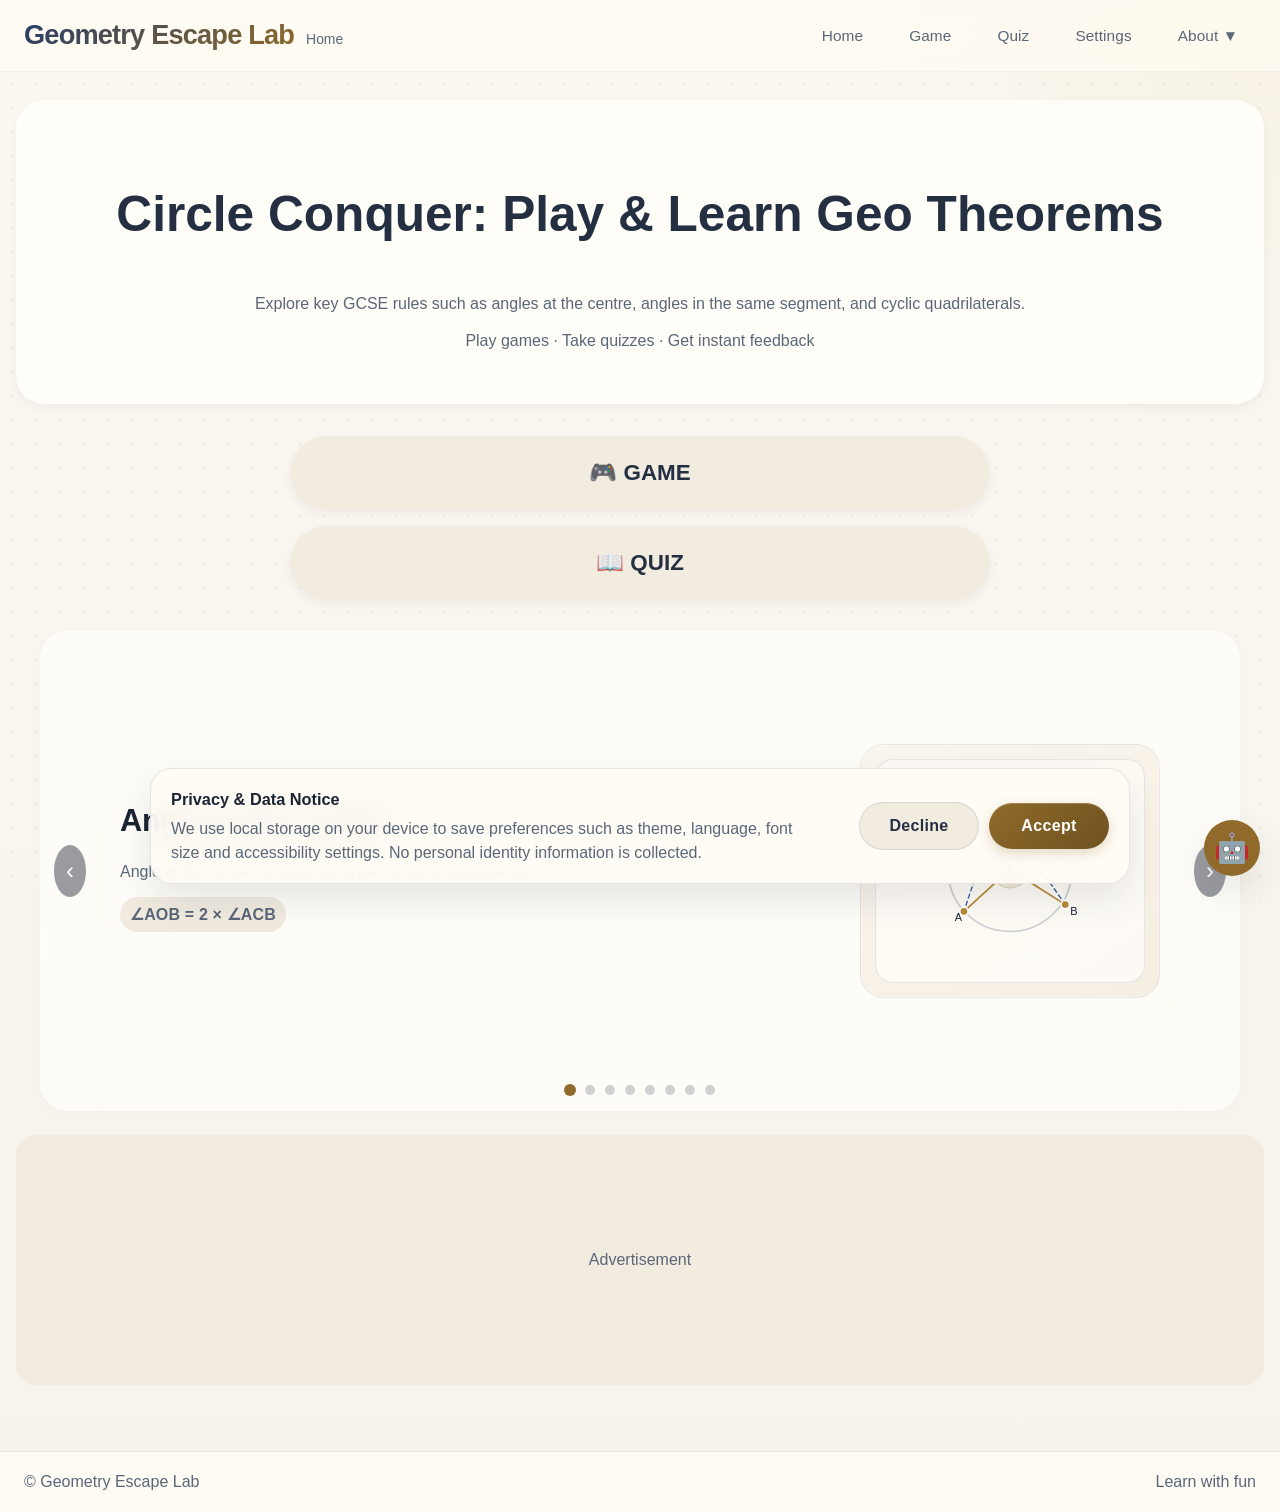
<file: homepage.html>
<!DOCTYPE html>
<html lang="en">
<head>
  <meta charset="UTF-8">
  <meta name="viewport" content="width=device-width, initial-scale=1.0, viewport-fit=cover">
  <title>Geometry Escape Lab | Home</title>
  <link rel="stylesheet" href="shared.css">
  <style>
    /* ===== Homepage styles ===== */
    .hero {
      background: var(--bg-elevated);
      padding: 36px 24px;
      border-radius: var(--radius-xl);
      margin-bottom: 32px;
      text-align: center;
      border: none;
      box-shadow: var(--shadow-sm);
    }
    .hero h2 {
      font-size: clamp(2rem, 4vw, 3.1rem);
    }
    .hero p {
      color: var(--text-soft);
      line-height: 1.35;
      max-width: 1020px;
      margin-left: auto;
      margin-right: auto;
    }
    .buttons {
      display: flex;
      flex-direction: column;
      align-items: center;
      gap: 16px;
      margin: 28px 0 32px;
    }
    .buttons button {
      width: min(90%, 700px);
      padding: 20px;
      border-radius: 60px;
      font-size: 1.4rem;
      font-weight: 700;
      cursor: pointer;
      background: var(--bg-soft);
      border: none;
      outline: none;
      box-shadow: var(--shadow-sm);
      color: var(--text);
    }
    .buttons button:hover {
      background: var(--primary);
      color: var(--nav-hover-text);
    }
    .content {
      display: grid;
      gap: 24px;
    }
    .card {
      background: var(--bg-panel);
      padding: 24px;
      border-radius: var(--radius-md);
      border: none;
      box-shadow: var(--shadow-sm);
    }
    .card.slider {
      width: min(100%, 1200px);
      margin: 0 auto;
      box-sizing: border-box;
    }
    .slider {
      position: relative;
      overflow: hidden;
      width: 100%;
      padding: clamp(18px, 3vw, 28px) clamp(46px, 6vw, 68px);
      min-height: 480px;
      box-sizing: border-box;
      display: flex;
      align-items: stretch;
      transition: height 0.3s ease; /* 平滑高度变化 */
    }
    .slide {
      position: absolute;
      inset: 0;
      width: 100%;
      min-height: 100%;
      display: flex;
      align-items: center;
      opacity: 0;
      visibility: hidden;
      pointer-events: none;
      transform: translateX(100%);
      transition: transform 0.55s ease, opacity 0.55s ease, visibility 0.55s ease;
    }
    .slide.active {
      opacity: 1;
      visibility: visible;
      pointer-events: auto;
      transform: translateX(0);
      z-index: 2;
    }
    /* 方向动画类 - 根据用户期望：向前(下一张) -> 新内容向右滑入，当前向左退出；向后(上一张) -> 新内容向左滑入，当前向右退出 */
    .slide.exit-left {
      opacity: 0;
      visibility: hidden;
      transform: translateX(-100%);
      z-index: 1;
    }
    .slide.exit-right {
      opacity: 0;
      visibility: hidden;
      transform: translateX(100%);
      z-index: 1;
    }
    .slide.enter-from-right {
      opacity: 0;
      visibility: visible;
      transform: translateX(100%);
      z-index: 3;
    }
    .slide.enter-from-left {
      opacity: 0;
      visibility: visible;
      transform: translateX(-100%);
      z-index: 3;
    }
    .slide-layout {
      display: grid;
      grid-template-columns: minmax(0, 1fr) minmax(280px, 380px);
      gap: clamp(16px, 2.5vw, 24px);
      align-items: center;
      width: 100%;
      min-height: 100%;
    }
    .slide-copy {
      text-align: left;
      min-width: 0;
      width: 100%;
      max-width: none;
      margin-left: 0;
      padding-left: 80px;
      padding-right: 0;
      display: flex;
      flex-direction: column;
      justify-content: center;
    }
    .slide-copy h3 {
      margin: 0 0 14px;
      font-size: clamp(1.4rem, 2.4vw, 2rem);
      color: var(--heading);
      letter-spacing: -0.01em;
    }
    .slide-copy p {
      margin: 0 0 12px;
      color: var(--text-soft);
      line-height: 1.7;
    }
    .slide-copy h3,
    .slide-copy p {
      overflow-wrap: break-word;
      word-break: break-word;
    }
    .slide-equation {
      display: inline-block;
      width: fit-content;
      max-width: 100%;
      align-self: flex-start;
      padding: 4px 10px;
      margin-top: 4px;
      border-radius: 999px;
      background: var(--primary-soft);
      color: var(--primary-strong);
      font-weight: 700;
      letter-spacing: 0.01em;
      white-space: nowrap;
    }
    @media (max-width: 880px) {
      .slide-equation {
        align-self: center;
      }
    }
    .slide-visual {
      width: 100%;
      display: flex;
      justify-content: center;
      align-items: center;
      height: 100%;
      justify-content: flex-end;
      padding-right: 80px;
    }
    .slide-visual-frame {
      width: 100%;
      max-width: 360px;
      aspect-ratio: 1.18 / 1;
      padding: 14px;
      border-radius: 24px;
      background: linear-gradient(145deg, rgba(250, 245, 236, 0.95), rgba(244, 237, 225, 0.95));
      border: 1px solid rgba(54, 76, 112, 0.08);
      box-shadow: inset 0 0 0 1px rgba(255, 255, 255, 0.35);
    }
    body.dark-mode .slide-visual-frame {
      background: linear-gradient(145deg, rgba(27, 36, 52, 0.95), rgba(22, 32, 49, 0.95));
      border-color: rgba(255, 255, 255, 0.06);
      box-shadow: inset 0 0 0 1px rgba(255, 255, 255, 0.04);
    }
    .slide-visual svg {
      width: 100%;
      height: 100%;
      display: block;
      background: color-mix(in srgb, var(--bg-elevated) 86%, transparent);
      border: 1px solid rgba(54, 76, 112, 0.12);
      border-radius: 18px;
    }
    .slide-visual text {
      font-family: 'Segoe UI', Roboto, Arial, sans-serif;
      font-size: 13px;
      fill: var(--svg-label);
      user-select: none;
    }
    .diagram-circle {
      fill: none;
      stroke: var(--svg-circle);
      stroke-width: 2;
    }
    .diagram-line {
      stroke: var(--svg-line);
      stroke-width: 2.1;
      stroke-linecap: round;
      stroke-linejoin: round;
      fill: none;
    }
    .diagram-line.soft {
      stroke-width: 1.6;
      stroke-dasharray: 5 4;
    }
    .diagram-line.accent {
      stroke: var(--gold);
    }
    .diagram-line.blue {
      stroke: var(--blue);
    }
    .diagram-line.green {
      stroke: var(--green);
    }
    .diagram-point {
      stroke: var(--svg-drag-stroke);
      stroke-width: 2;
    }
    .diagram-point.gold {
      fill: var(--gold);
    }
    .diagram-point.blue {
      fill: var(--blue);
    }
    .diagram-point.green {
      fill: var(--green);
    }
    .diagram-point.muted {
      fill: var(--svg-fixed-point);
    }
    .diagram-angle {
      fill: rgba(143, 106, 42, 0.12);
      stroke: rgba(143, 106, 42, 0.28);
      stroke-width: 1.2;
    }
    body.dark-mode .diagram-angle {
      fill: rgba(209, 163, 78, 0.16);
      stroke: rgba(209, 163, 78, 0.30);
    }
    .prev,
    .next {
      position: absolute;
      top: 50%;
      transform: translateY(-50%);
      border: none;
      background: rgba(15, 23, 36, 0.42);
      color: white;
      font-size: 24px;
      cursor: pointer;
      border-radius: 50%;
      padding: 8px 12px;
      z-index: 3;
      transition: transform 0.2s ease, background 0.2s ease;
    }
    .prev:hover,
    .next:hover {
      transform: translateY(-50%) scale(1.05);
      background: var(--primary);
    }
    .prev {
      left: 14px;
    }
    .next {
      right: 14px;
    }
    .slider-dots {
      position: absolute;
      left: 50%;
      bottom: 16px;
      transform: translateX(-50%);
      display: flex;
      gap: 10px;
      z-index: 4;
      align-items: center;
      justify-content: center;
    }
    .slider-dot {
      width: 10px;
      height: 10px;
      border-radius: 50%;
      border: none;
      padding: 0;
      cursor: pointer;
      background: rgba(15, 23, 36, 0.25);
      transition: transform 0.25s ease, background 0.25s ease, opacity 0.25s ease;
      opacity: 0.75;
    }
    .slider-dot:hover {
      transform: scale(1.15);
      opacity: 1;
    }
    .slider-dot.active {
      background: var(--primary);
      transform: scale(1.2);
      opacity: 1;
    }
    body.dark-mode .slider-dot {
      background: rgba(255, 255, 255, 0.28);
    }
    body.dark-mode .slider-dot.active {
      background: var(--primary);
    }
    .ad-container {
      display: flex;
      align-items: center;
      justify-content: center;
      padding: 40px 20px;
      min-height: 250px;
      text-align: center;
      color: var(--text-soft);
      background: var(--bg-soft);
      border-radius: var(--radius-md);
    }

    /* 手机端完美适配 + 保留 absolute 动画 (移除之前破坏动画的样式) */
    @media (max-width: 900px) {
      .slider {
        min-height: auto;
        padding: 20px 20px 56px;
        /* 保持 relative 容器, 高度由 JS 动态调整，确保动画可见 */
      }
      .slide {
        /* 保持 absolute 定位，不移除动画 */
        position: absolute;
        inset: 0;
        visibility: hidden;
        opacity: 0;
        pointer-events: none;
      }
      .slide.active {
        visibility: visible;
        opacity: 1;
        pointer-events: auto;
        position: relative; /* 为了让父容器高度撑开，active 改为 relative 但过渡依旧存在？需要谨慎：active slide 需要撑开高度，同时其他 slide 隐藏。使用 flex 方案更好: 不使用 relative，而是用 JS 动态设置高度 */
        position: absolute; /* 保持 absolute 让所有 slide 脱离文档流，靠父容器 min-height 撑开不准确，因此必须用 JS 实时更新 slider 高度 */
      }
      /* 关键：所有 slide 都 absolute，父容器高度无法自动撑开，因此需要在每次切换后重新计算 slider 高度 */
      .slide-layout {
        display: flex;
        flex-direction: column;
        align-items: center;
        gap: 20px;
        width: 100%;
      }
      .slide-copy {
        order: 1;
        width: 100%;
        max-width: 100%;
        padding-left: 0 !important;
        padding-right: 0 !important;
        margin-left: 0;
        text-align: center;
        align-items: center;
      }
      .slide-visual {
        order: 2;
        width: 100%;
        padding-right: 0 !important;
        justify-content: center;
        align-items: center;
      }
      .slide-equation {
        align-self: center;
        white-space: normal;
        text-align: center;
      }
      .slide-visual-frame {
        width: 100%;
        max-width: 320px;
        margin: 0 auto;
      }
      .prev, .next {
        width: 44px;
        height: 44px;
        font-size: 28px;
        display: flex;
        align-items: center;
        justify-content: center;
        background: rgba(15, 23, 36, 0.6);
        backdrop-filter: blur(4px);
      }
      .prev {
        left: 8px;
      }
      .next {
        right: 8px;
      }
      .slider-dots {
        bottom: 8px;
        gap: 14px;
      }
      .slider-dot {
        width: 12px;
        height: 12px;
      }
    }
    @media (max-width: 560px) {
      .slider {
        padding: 16px 42px 50px;
      }
      .slide-copy {
        padding-left: 8px;
        padding-right: 8px;
      }
      .slide-copy h3 {
        font-size: 1.45rem;
      }
      .slide-copy p {
        font-size: 0.94rem;
        line-height: 1.55;
      }
      .slide-visual-frame {
        padding: 8px;
      }
      .prev, .next {
        width: 38px;
        height: 38px;
        font-size: 24px;
      }
      .slider-dots {
        bottom: 12px;
      }
    }
    body {
      overflow-x: hidden;
    }
  </style>
  <script src="shared.js" defer></script>
</head>
<body>

<header>
  <div class="header-left">
    <h1>Geometry Escape Lab</h1>
    <div class="breadcrumb"><span data-role="breadcrumb-home"></span></div>
  </div>
  <nav>
    <button id="navHomeBtn"></button>
    <button id="navGameBtn"></button>
    <button id="navQuizBtn"></button>
    <button id="settingsBtn"></button>
    <div class="nav-group">
      <button class="dropbtn"></button>
      <div class="dropdown-content">
        <a href="#" id="contactBtn"></a>
        <a href="#" id="supportBtn"></a>
        <a href="#" id="accessibilityBtn"></a>
        <a href="#" id="privacyBtn">Privacy Policy</a>
      </div>
    </div>
  </nav>
</header>

<div id="modal" class="modal">
  <div class="modal-content">
    <button class="close">&times;</button>
    <h2 id="modal-title"></h2>
    <div id="modal-text"></div>
  </div>
</div>

<div class="container">
  <div class="hero">
    <h2 data-role="hero-title"></h2>
    <p data-role="hero-sub"></p>
    <p data-role="hero-desc"></p>
  </div>
  <div class="buttons">
    <button id="gameMainBtn" data-role="game-btn"></button>
    <button id="quizMainBtn" data-role="quiz-btn"></button>
  </div>
  <div class="content">
    <!-- Carousel -->
    <div class="card slider">
      <div class="slide active">
        <div class="slide-layout">
          <div class="slide-copy">
            <h3 data-role="slide1-title"></h3>
            <p data-role="slide1-text1"></p>
            <p class="slide-equation" data-role="slide1-text2"></p>
          </div>
          <div class="slide-visual">
            <div class="slide-visual-frame" aria-hidden="true">
              <svg viewBox="0 0 320 220" aria-label="Angle at the centre diagram">
                <circle class="diagram-circle" cx="160" cy="108" r="74" />
                <line class="diagram-line accent" x1="160" y1="108" x2="105" y2="158" />
                <line class="diagram-line accent" x1="160" y1="108" x2="226" y2="150" />
                <line class="diagram-line blue soft" x1="146" y1="35" x2="105" y2="158" />
                <line class="diagram-line blue soft" x1="146" y1="35" x2="226" y2="150" />
                <path id="angle-s1-center" class="diagram-angle" />
                <path id="angle-s1-top" class="diagram-angle" />
                <circle class="diagram-point muted" cx="160" cy="108" r="5" />
                <circle class="diagram-point blue" cx="146" cy="35" r="5" />
                <circle class="diagram-point gold" cx="105" cy="158" r="5" />
                <circle class="diagram-point gold" cx="226" cy="150" r="5" />
                <text x="166" y="104">O</text><text x="136" y="30">C</text><text x="94" y="170">A</text><text x="232" y="163">B</text>
              </svg>
            </div>
          </div>
        </div>
      </div>
      <div class="slide"><div class="slide-layout"><div class="slide-copy"><h3 data-role="slide2-title"></h3><p data-role="slide2-text1"></p><p class="slide-equation" data-role="slide2-text2"></p></div><div class="slide-visual"><div class="slide-visual-frame"><svg viewBox="0 0 320 220"><circle class="diagram-circle" cx="160" cy="118" r="72"/><line class="diagram-line" x1="88" y1="118" x2="232" y2="118"/><line class="diagram-line blue" x1="160" y1="46" x2="88" y2="118"/><line class="diagram-line blue" x1="160" y1="46" x2="232" y2="118"/><path id="angle-s2-top" class="diagram-angle"/><circle class="diagram-point gold" cx="88" cy="118" r="5"/><circle class="diagram-point gold" cx="232" cy="118" r="5"/><circle class="diagram-point blue" cx="160" cy="46" r="5"/><circle class="diagram-point muted" cx="160" cy="118" r="4"/><text x="80" y="135">A</text><text x="236" y="135">B</text><text x="165" y="40">C</text><text x="166" y="112">O</text></svg></div></div></div></div>
      <div class="slide"><div class="slide-layout"><div class="slide-copy"><h3 data-role="slide3-title"></h3><p data-role="slide3-text1"></p><p class="slide-equation" data-role="slide3-text2"></p></div><div class="slide-visual"><div class="slide-visual-frame"><svg viewBox="0 0 320 220"><circle class="diagram-circle" cx="160" cy="110" r="72"/><line class="diagram-line accent" x1="106" y1="154" x2="226" y2="146"/><line class="diagram-line blue" x1="126" y1="52" x2="106" y2="154"/><line class="diagram-line blue" x1="126" y1="52" x2="226" y2="146"/><line class="diagram-line green" x1="198" y1="46" x2="106" y2="154"/><line class="diagram-line green" x1="198" y1="46" x2="226" y2="146"/><path id="angle-s3-left" class="diagram-angle"/><path id="angle-s3-right" class="diagram-angle"/><circle class="diagram-point gold" cx="106" cy="154" r="5"/><circle class="diagram-point gold" cx="226" cy="146" r="5"/><circle class="diagram-point blue" cx="126" cy="52" r="5"/><circle class="diagram-point green" cx="198" cy="46" r="5"/><text x="95" y="168">A</text><text x="231" y="159">B</text><text x="116" y="46">C</text><text x="203" y="40">D</text></svg></div></div></div></div>
      <div class="slide"><div class="slide-layout"><div class="slide-copy"><h3 data-role="slide4-title"></h3><p data-role="slide4-text1"></p><p class="slide-equation" data-role="slide4-text2"></p></div><div class="slide-visual"><div class="slide-visual-frame"><svg viewBox="0 0 320 220"><circle class="diagram-circle" cx="160" cy="110" r="72"/><polygon points="118,52 230,91 194,173 101,151" fill="none" class="diagram-line blue"/><path id="angle-s4-right" class="diagram-angle"/><path id="angle-s4-left" class="diagram-angle"/><circle class="diagram-point blue" cx="118" cy="52" r="5"/><circle class="diagram-point gold" cx="230" cy="91" r="5"/><circle class="diagram-point green" cx="194" cy="173" r="5"/><circle class="diagram-point gold" cx="101" cy="151" r="5"/><text x="108" y="46">A</text><text x="236" y="95">B</text><text x="199" y="187">C</text><text x="89" y="165">D</text></svg></div></div></div></div>
      <div class="slide"><div class="slide-layout"><div class="slide-copy"><h3 data-role="slide5-title"></h3><p data-role="slide5-text1"></p><p class="slide-equation" data-role="slide5-text2"></p></div><div class="slide-visual"><div class="slide-visual-frame"><svg viewBox="0 0 320 220"><circle class="diagram-circle" cx="136" cy="110" r="64"/><line class="diagram-line accent" x1="136" y1="110" x2="200" y2="110"/><line class="diagram-line blue" x1="200" y1="38" x2="200" y2="182"/><path id="angle-s5" class="diagram-angle"/><circle class="diagram-point muted" cx="136" cy="110" r="5"/><circle class="diagram-point blue" cx="200" cy="110" r="5"/><text x="142" y="104">O</text><text x="206" y="106">T</text><text x="208" y="42">L</text></svg></div></div></div></div>
      <div class="slide"><div class="slide-layout"><div class="slide-copy"><h3 data-role="slide6-title"></h3><p data-role="slide6-text1"></p><p class="slide-equation" data-role="slide6-text2"></p></div><div class="slide-visual"><div class="slide-visual-frame"><svg viewBox="0 0 320 220"><circle class="diagram-circle" cx="128" cy="110" r="58"/><line class="diagram-line blue" x1="250" y1="110" x2="154" y2="58"/><line class="diagram-line blue" x1="250" y1="110" x2="154" y2="162"/><line class="diagram-line accent" x1="128" y1="110" x2="154" y2="58"/><line class="diagram-line accent" x1="128" y1="110" x2="154" y2="162"/><circle class="diagram-point muted" cx="128" cy="110" r="5"/><circle class="diagram-point gold" cx="154" cy="58" r="5"/><circle class="diagram-point gold" cx="154" cy="162" r="5"/><circle class="diagram-point blue" cx="250" cy="110" r="5"/><text x="135" y="104">O</text><text x="160" y="54">A</text><text x="160" y="178">B</text><text x="256" y="114">P</text><text x="187" y="83" fill="var(--svg-accent-text)">PA</text><text x="186" y="149" fill="var(--svg-accent-text)">PB</text></svg></div></div></div></div>
      <div class="slide"><div class="slide-layout"><div class="slide-copy"><h3 data-role="slide7-title"></h3><p data-role="slide7-text1"></p><p class="slide-equation" data-role="slide7-text2"></p></div><div class="slide-visual"><div class="slide-visual-frame"><svg viewBox="0 0 320 220"><circle class="diagram-circle" cx="132" cy="110" r="54"/><line class="diagram-line blue" x1="250" y1="110" x2="161" y2="64"/><line class="diagram-line blue" x1="250" y1="110" x2="161" y2="156"/><line class="diagram-line accent" x1="132" y1="110" x2="161" y2="64"/><line class="diagram-line accent" x1="132" y1="110" x2="161" y2="156"/><path id="angle-s7-outer" class="diagram-angle"/><path id="angle-s7-center" class="diagram-angle"/><circle class="diagram-point muted" cx="132" cy="110" r="5"/><circle class="diagram-point gold" cx="161" cy="64" r="5"/><circle class="diagram-point gold" cx="161" cy="156" r="5"/><circle class="diagram-point blue" cx="250" cy="110" r="5"/><text x="138" y="104">O</text><text x="166" y="60">A</text><text x="166" y="171">B</text><text x="256" y="114">P</text></svg></div></div></div></div>
      <div class="slide"><div class="slide-layout"><div class="slide-copy"><h3 data-role="slide8-title"></h3><p data-role="slide8-text1"></p><p class="slide-equation" data-role="slide8-text2"></p></div><div class="slide-visual"><div class="slide-visual-frame"><svg viewBox="0 0 320 220"><circle class="diagram-circle" cx="130" cy="110" r="58"/><line class="diagram-line blue" x1="188" y1="36" x2="188" y2="184"/><line class="diagram-line accent" x1="84" y1="64" x2="188" y2="110"/><line class="diagram-line green" x1="84" y1="64" x2="70" y2="146"/><line class="diagram-line green" x1="188" y1="110" x2="70" y2="146"/><path id="angle-s8-tangent" class="diagram-angle"/><path id="angle-s8-segment" class="diagram-angle"/><circle class="diagram-point blue" cx="84" cy="64" r="5"/><circle class="diagram-point gold" cx="188" cy="110" r="5"/><circle class="diagram-point green" cx="70" cy="146" r="5"/><text x="74" y="58">A</text><text x="194" y="114">B</text><text x="58" y="160">C</text></svg></div></div></div></div>

      <div class="slider-dots" aria-label="Slide navigation dots">
        <button class="slider-dot active" type="button" aria-label="Go to slide 1"></button>
        <button class="slider-dot" type="button" aria-label="Go to slide 2"></button>
        <button class="slider-dot" type="button" aria-label="Go to slide 3"></button>
        <button class="slider-dot" type="button" aria-label="Go to slide 4"></button>
        <button class="slider-dot" type="button" aria-label="Go to slide 5"></button>
        <button class="slider-dot" type="button" aria-label="Go to slide 6"></button>
        <button class="slider-dot" type="button" aria-label="Go to slide 7"></button>
        <button class="slider-dot" type="button" aria-label="Go to slide 8"></button>
      </div>
      <button class="prev" aria-label="Previous theorem slide">‹</button>
      <button class="next" aria-label="Next theorem slide">›</button>
    </div>
    <div class="ad-container"><p data-role="ad-text"></p></div>
  </div>
</div>
<footer class="site-footer"><div class="footer-inner"><span data-role="footer-left"></span><span data-role="footer-right"></span></div></footer>

<script>
  const HOMEPAGE_I18N = { /* 内容与原一致，省略保持整洁 */ 
    en: { breadcrumb: "Home", heroTitle: "Circle Conquer: Play & Learn Geo Theorems", heroSub: "Explore key GCSE rules such as angles at the centre, angles in the same segment, and cyclic quadrilaterals. ", heroDesc: "Play games · Take quizzes · Get instant feedback", gameBtn: "🎮 GAME", quizBtn: "📖 QUIZ", slide1Title: "Angle at the center", slide1Text1: "Angle at the center is twice the angle at the circumference.", slide1Text2: "∠AOB = 2 × ∠ACB", slide2Title: "Angles in a semicircle", slide2Text1: "The angle subtended by any diameter of a circle at its circumference is always 90°", slide2Text2: "∠ACB = 90°", slide3Title: "Angles in the Same Segment", slide3Text1: "Angles subtended by the same arc in the same segment are equal.", slide3Text2: "∠ACB = ∠ADB", slide4Title: "Cyclic Quadrilateral", slide4Text1: "Opposite angles of a cyclic quadrilateral are supplementary.", slide4Text2: "∠ABC + ∠ADC = 180°", slide5Title: "Radius to a Tangent", slide5Text1: "The radius of a circle is perpendicular to the tangent at the point of contact.", slide5Text2: "∠OTL = 90°", slide6Title: "Tangents from a Point", slide6Text1: "Tangents drawn from the same external point to a circle are equal in length, and each tangent is perpendicular to the radius at the point of contact.", slide6Text2: "PA = PB & Tangent ⟂ Radius", slide7Title: "Angle Between Tangents", slide7Text1: "The angle between two tangents drawn from an external point to a circle is supplementary to the central angle subtended by the points of contact, and each tangent is perpendicular to the radius at the point of contact.", slide7Text2: "Sum = 180° & Tangents ⟂ Radius", slide8Title: "Alternate Segment", slide8Text1: "The angle between a tangent and a chord at the point of contact is equal to the angle in the alternate segment.", slide8Text2: "Tangent-chord = ∠ACB", adText: "Advertisement", footerLeft: "© Geometry Escape Lab", footerRight: "Learn with fun" },
    zh: { breadcrumb: "首页", heroTitle: "Circle Conquer：边玩边学圆定理", heroSub: "探究 GCSE 关键几何定理，例如圆心角定理、同弧所对圆周角相等以及圆内接四边形性质。", heroDesc: "玩游戏・做测验・即时获取反馈", gameBtn: "🎮 游戏", quizBtn: "📖 测验", slide1Title: "圆心角", slide1Text1: "圆心角是同弧所对圆周角的两倍。", slide1Text2: "∠AOB = 2 × ∠ACB", slide2Title: "半圆所对的圆周角", slide2Text1: "半圆所对的圆周角恒为 90°。", slide2Text2: "∠ACB = 90°", slide3Title: "同弧同段角相等", slide3Text1: "同一弧在同一弓形内所对的圆周角相等。", slide3Text2: "∠ACB = ∠ADB", slide4Title: "圆内接四边形", slide4Text1: "圆内接四边形的对角互补。", slide4Text2: "∠ABC + ∠ADC = 180°", slide5Title: "半径与切线", slide5Text1: "圆的半径与过切点的切线互相垂直。", slide5Text2: "∠OTL = 90°", slide6Title: "一点引两条切线", slide6Text1: "从同一个圆外点向圆引出的两条切线长度相等，且切线都垂直于经过切点的半径。", slide6Text2: "PA = PB，且 切线 ⟂ 半径", slide7Title: "两切线所夹角", slide7Text1: "从圆外一点引出的两条切线所夹的角，与两切点对应的圆心角互为补角，且切线都垂直于半径。", slide7Text2: "和为 180°，且 切线 ⟂ 半径", slide8Title: "交替弓形定理", slide8Text1: "切线与弦在切点所成的角，等于弦在对侧弧所对的圆周角。", slide8Text2: "切线-弦角 = ∠ACB", adText: "广告区域", footerLeft: "© 几何逃脱实验室", footerRight: "快乐学习" }
  };
  function getLang() { return localStorage.getItem('language') || 'en'; }
  function tPage(key) { const lang = getLang(); return HOMEPAGE_I18N[lang]?.[key] || HOMEPAGE_I18N.en[key]; }
  function applyHomepageLanguage() {
    document.documentElement.lang = getLang() === 'zh' ? 'zh' : 'en';
    const map = { breadcrumb: '[data-role="breadcrumb-home"]', heroTitle: '[data-role="hero-title"]', heroSub: '[data-role="hero-sub"]', heroDesc: '[data-role="hero-desc"]', gameBtn: '[data-role="game-btn"]', quizBtn: '[data-role="quiz-btn"]', slide1Title: '[data-role="slide1-title"]', slide1Text1: '[data-role="slide1-text1"]', slide1Text2: '[data-role="slide1-text2"]', slide2Title: '[data-role="slide2-title"]', slide2Text1: '[data-role="slide2-text1"]', slide2Text2: '[data-role="slide2-text2"]', slide3Title: '[data-role="slide3-title"]', slide3Text1: '[data-role="slide3-text1"]', slide3Text2: '[data-role="slide3-text2"]', slide4Title: '[data-role="slide4-title"]', slide4Text1: '[data-role="slide4-text1"]', slide4Text2: '[data-role="slide4-text2"]', slide5Title: '[data-role="slide5-title"]', slide5Text1: '[data-role="slide5-text1"]', slide5Text2: '[data-role="slide5-text2"]', slide6Title: '[data-role="slide6-title"]', slide6Text1: '[data-role="slide6-text1"]', slide6Text2: '[data-role="slide6-text2"]', slide7Title: '[data-role="slide7-title"]', slide7Text1: '[data-role="slide7-text1"]', slide7Text2: '[data-role="slide7-text2"]', slide8Title: '[data-role="slide8-title"]', slide8Text1: '[data-role="slide8-text1"]', slide8Text2: '[data-role="slide8-text2"]', adText: '[data-role="ad-text"]', footerLeft: '[data-role="footer-left"]', footerRight: '[data-role="footer-right"]' };
    Object.entries(map).forEach(([key, selector]) => { const el = document.querySelector(selector); if (el) el.textContent = tPage(key); });
  }

  function createAnglePath(cx,cy,x1,y1,x2,y2,r=20){ /* 原函数 */ const v1x=x1-cx,v1y=y1-cy,v2x=x2-cx,v2y=y2-cy; const len1=Math.hypot(v1x,v1y),len2=Math.hypot(v2x,v2y); if(!len1||!len2) return ''; const u1x=v1x/len1,u1y=v1y/len1,u2x=v2x/len2,u2y=v2y/len2; const startX=cx+u1x*r,startY=cy+u1y*r,endX=cx+u2x*r,endY=cy+u2y*r; const cross=u1x*u2y-u1y*u2x,dot=Math.max(-1,Math.min(1,u1x*u2x+u1y*u2y)),angle=Math.acos(dot); const largeArcFlag=angle>Math.PI?1:0,sweepFlag=cross>0?1:0; return `M ${cx} ${cy} L ${startX} ${startY} A ${r} ${r} 0 ${largeArcFlag} ${sweepFlag} ${endX} ${endY} Z`; }
  function setAnglePath(id,cx,cy,x1,y1,x2,y2,r=20){ const el=document.getElementById(id); if(el) el.setAttribute('d',createAnglePath(cx,cy,x1,y1,x2,y2,r)); }
  function applyAngleMarkers(){ setAnglePath('angle-s1-center',160,108,105,158,226,150,22); setAnglePath('angle-s1-top',146,35,105,158,226,150,22); setAnglePath('angle-s2-top',160,46,88,118,232,118,22); setAnglePath('angle-s3-left',126,52,106,154,226,146,22); setAnglePath('angle-s3-right',198,46,106,154,226,146,22); setAnglePath('angle-s4-right',230,91,118,52,194,173,16); setAnglePath('angle-s4-left',101,151,118,52,194,173,16); setAnglePath('angle-s5',200,110,136,110,200,182,16); setAnglePath('angle-s7-outer',250,110,161,64,161,156,22); setAnglePath('angle-s7-center',132,110,161,64,161,156,22); setAnglePath('angle-s8-tangent',188,110,188,36,84,64,20); setAnglePath('angle-s8-segment',70,146,84,64,188,110,18); }

  /* 轮播图核心 - 修正动画方向：向前（下一张）新内容从右侧进入，当前向左退出；向后（上一张）新内容从左侧进入，当前向右退出 */
  const slides = document.querySelectorAll('.slide');
  const sliderEl = document.querySelector('.slider');
  const nextBtn = document.querySelector('.next');
  const prevBtn = document.querySelector('.prev');
  const dots = document.querySelectorAll('.slider-dot');
  let autoTimer = null, isHovered = false, isAnimating = false;
  let currentIdx = 0; // 实际活跃索引从DOM读取并同步

  function getActiveIndex() { for(let i=0;i<slides.length;i++) if(slides[i].classList.contains('active')) return i; return 0; }
  function updateDots(activeIndex) { dots.forEach((dot,i)=> i===activeIndex ? dot.classList.add('active') : dot.classList.remove('active')); }
  function adjustSliderHeight() { if(!sliderEl) return; const active = slides[getActiveIndex()]; if(active) sliderEl.style.height = active.offsetHeight + 'px'; else sliderEl.style.height = 'auto'; }
  function cleanupSlideClasses(slide) { slide.classList.remove('active','exit-left','exit-right','enter-from-left','enter-from-right'); }

  function showSlide(targetIndex, direction = 'next') { // direction 'next' 或 'prev'
    const curActive = getActiveIndex();
    if(isAnimating || targetIndex === curActive) return false;
    const curSlide = slides[curActive];
    const nextSlide = slides[targetIndex];
    isAnimating = true;

    cleanupSlideClasses(curSlide);
    cleanupSlideClasses(nextSlide);

    // 根据用户期望: 下一张(向前) -> 新内容从右进(enter-from-right)，当前向左退(exit-left)
    // 上一张(向后) -> 新内容从左进(enter-from-left)，当前向右退(exit-right)
    if(direction === 'next') {
      nextSlide.classList.add('enter-from-right');
      requestAnimationFrame(() => {
        curSlide.classList.add('exit-left');
        curSlide.classList.remove('active');
        nextSlide.classList.add('active');
        nextSlide.classList.remove('enter-from-right');
      });
    } else {
      nextSlide.classList.add('enter-from-left');
      requestAnimationFrame(() => {
        curSlide.classList.add('exit-right');
        curSlide.classList.remove('active');
        nextSlide.classList.add('active');
        nextSlide.classList.remove('enter-from-left');
      });
    }

    setTimeout(() => {
      cleanupSlideClasses(curSlide);
      cleanupSlideClasses(nextSlide);
      nextSlide.classList.add('active');
      currentIdx = targetIndex;
      updateDots(currentIdx);
      adjustSliderHeight();
      isAnimating = false;
    }, 560);
    return true;
  }

  function nextSlide() { showSlide((getActiveIndex() + 1) % slides.length, 'next'); }
  function prevSlide() { showSlide((getActiveIndex() - 1 + slides.length) % slides.length, 'prev'); }
  function startAutoSlide() { stopAutoSlide(); if(isHovered) return; autoTimer = setInterval(() => { if(!isHovered && !isAnimating) nextSlide(); }, 3000); }
  function stopAutoSlide() { if(autoTimer) clearInterval(autoTimer); autoTimer = null; }

  nextBtn.onclick = () => { nextSlide(); startAutoSlide(); };
  prevBtn.onclick = () => { prevSlide(); startAutoSlide(); };
  sliderEl.addEventListener('mouseenter', () => { isHovered = true; stopAutoSlide(); });
  sliderEl.addEventListener('mouseleave', () => { isHovered = false; startAutoSlide(); });
  window.addEventListener('resize', () => adjustSliderHeight());

  function bindDotEvents() { dots.forEach((dot, i) => { dot.addEventListener('click', (e) => { e.stopPropagation(); if(isAnimating) return; const cur = getActiveIndex(); if(i === cur) return; const direction = (i > cur) ? 'next' : 'prev'; stopAutoSlide(); showSlide(i, direction); startAutoSlide(); }); }); }

  document.getElementById('gameMainBtn').onclick = () => location.href = 'gamehome.html';
  document.getElementById('quizMainBtn').onclick = () => location.href = 'index.html';

  window.addEventListener('DOMContentLoaded', () => {
    applyHomepageLanguage();
    applyAngleMarkers();
    currentIdx = getActiveIndex();
    updateDots(currentIdx);
    adjustSliderHeight();
    bindDotEvents();
    startAutoSlide();
  });
  window.addEventListener('focus', applyHomepageLanguage);
  window.addEventListener('storage', applyHomepageLanguage);
  window.addEventListener('languageChanged', applyHomepageLanguage);
</script>
</body>
</html>
</file>
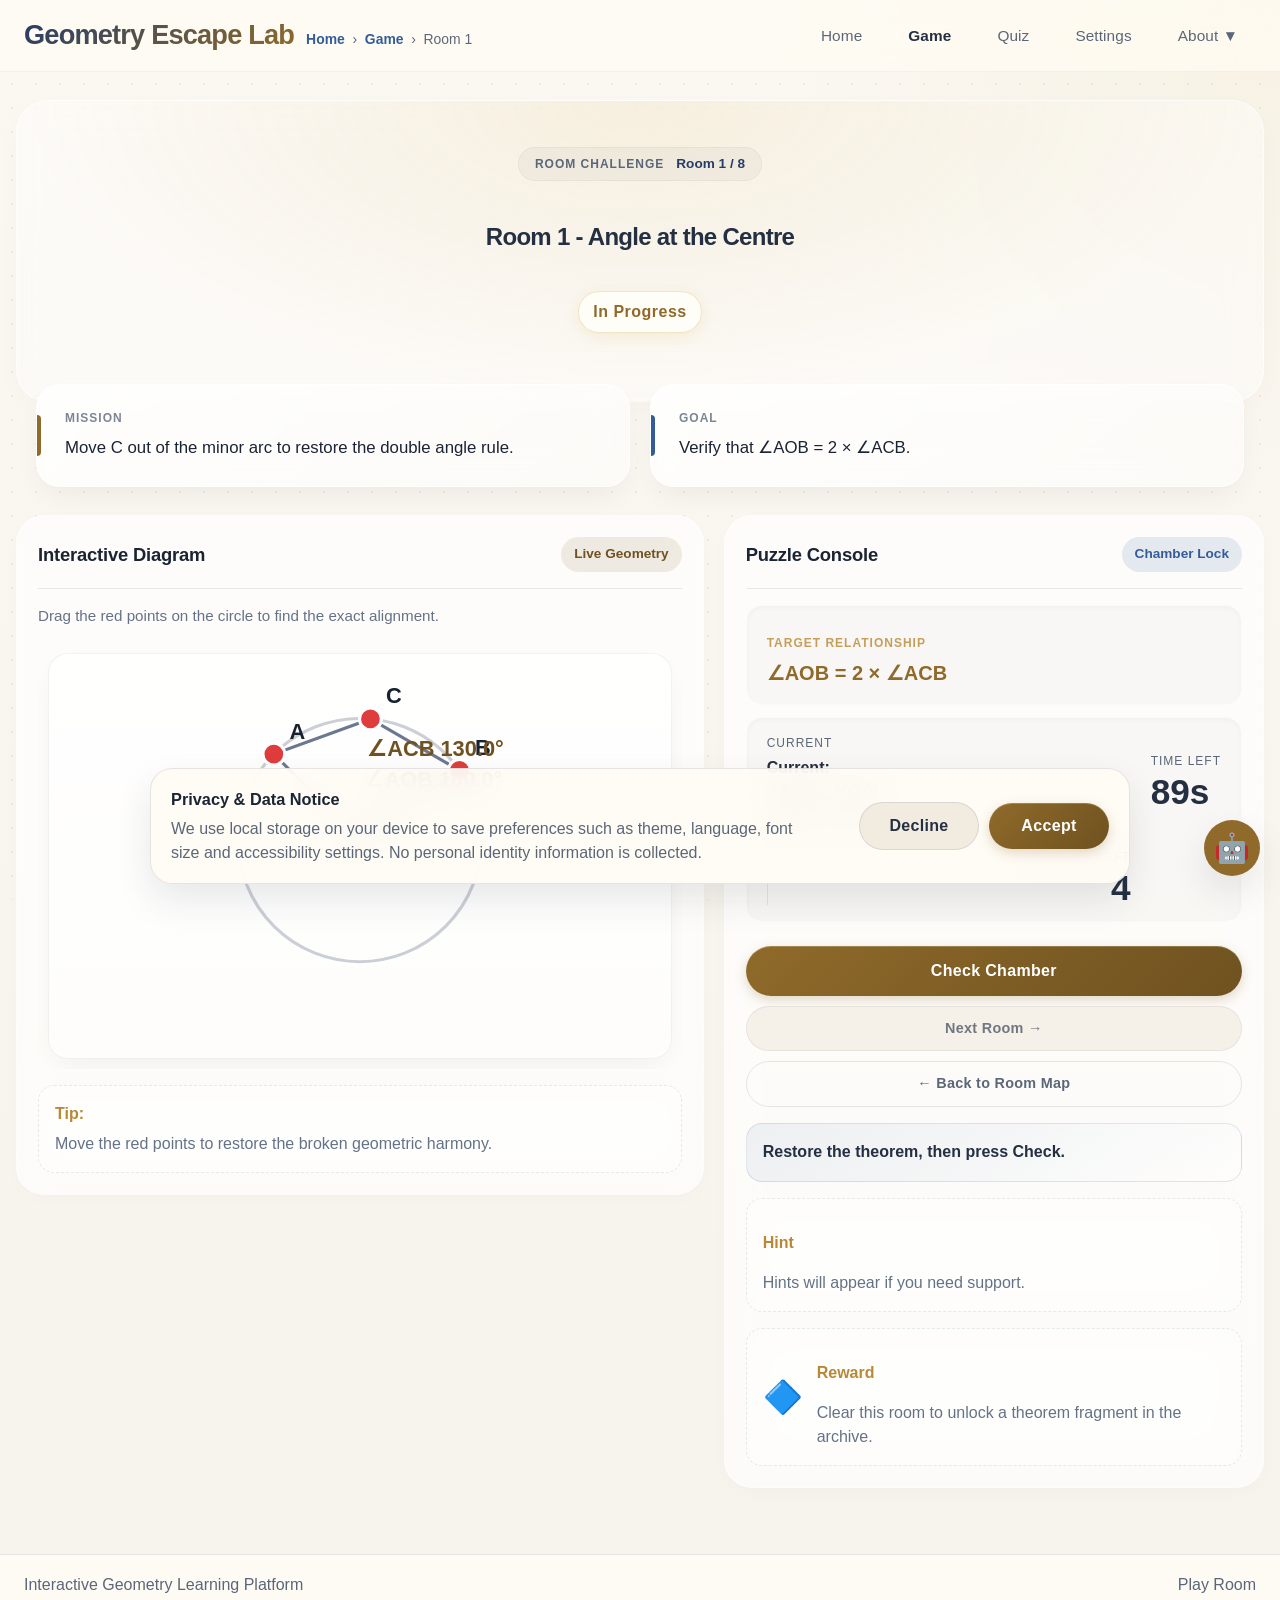
<file: play.html>
<!DOCTYPE html>
<html lang="en">
<head>
  <meta charset="UTF-8" />
  <meta name="viewport" content="width=device-width, initial-scale=1.0" />
  <title>Geometry Escape Lab - Play</title>
  <link rel="stylesheet" href="shared.css" />
  <link rel="stylesheet" href="game.css" />
</head>
<body>
  <header>
    <div class="header-left">
      <h1>Geometry Escape Lab</h1>
      <div class="breadcrumb">
        <a href="homepage.html">Home</a> &nbsp;›&nbsp;
        <a href="gamehome.html">Game</a> &nbsp;›&nbsp; <span id="breadcrumbRoom">Room 1</span>
      </div>
    </div>
    <nav>
      <button id="navHomeBtn">Home</button>
      <button id="navGameBtn" class="active-nav">Game</button>
      <button id="navQuizBtn">Quiz</button>
      <button type="button" id="settingsBtn">Settings</button>

      <div class="nav-group">
        <button type="button" class="dropbtn">About ▼</button>
        <div class="dropdown-content">
          <a href="#" id="contactBtn">Contact us</a>
          <a href="#" id="supportBtn">About this project</a>
          <a href="#" id="accessibilityBtn">Accessibility help</a>
          <a href="#" id="privacyBtn">Privacy Policy</a>
        </div>
      </div>
    </nav>
  </header>

  <main class="container">
    <section class="card play-hero-shell">
      <div class="play-room-kicker">
        <span class="eyebrow" id="roomChallengeLabel">Room Challenge</span>
        <span id="roomProgressBadge" class="room-progress-badge">Room 1 / 8</span>
      </div>
      <h1 id="levelTitle">Room 1</h1>
      <p id="statusText" class="play-status status-pill-inline">In Progress</p>
    </section>

    <section class="mission-strip compact-strip">
      <div class="card mission-block">
        <span class="mission-label" id="missionLabelText">Mission</span>
        <p id="missionText">Move the point and observe the theorem.</p>
      </div>
      <div class="card mission-block">
        <span class="mission-label" id="goalLabelText">Goal</span>
        <p id="objectiveText">Adjust the point to satisfy the theorem relationship.</p>
      </div>
    </section>

    <section class="grid play-grid">
      <div class="card diagram-card">
        <div class="card-topline">
          <h3 id="interactiveDiagramLabel">Interactive Diagram</h3>
          <span class="status-chip" id="liveGeometryLabel">Live Geometry</span>
        </div>
        <p id="diagramDesc" class="diagram-desc"></p>
        <div class="diagram-wrap diagram-wrap-enhanced">
          <svg id="svg" viewBox="0 0 400 260" aria-label="Interactive theorem diagram"></svg>
        </div>
        <div class="card diagram-note">
          <span id="tipLabelText">Tip:</span>
          <p id="diagramTipText">Move the red point slowly and compare how the angle or length changes in real time.</p>
        </div>
      </div>

      <div class="card challenge-panel">
        <div class="card-topline">
          <h3 id="puzzleConsoleLabel">Puzzle Console</h3>
          <span class="status-chip secondary-chip" id="chamberLockLabel">Chamber Lock</span>
        </div>

        <div class="challenge-box">
          <p class="small-heading" id="targetRelationshipLabel">Target Relationship</p>
          <p class="challenge-target" id="targetAngle">--</p>
        </div>

        <div class="stats enhanced-stats">
          <div class="stat-item">
            <span class="stat-label" id="currentLabelText">Current</span>
            <p id="current"><strong>Current:</strong> --</p>
          </div>
          <div class="stat-item timer-block">
            <span class="stat-label" id="timerLabelText">Time Left</span>
            <p class="attempt-number" id="timerDisplay">90s</p>
          </div>
          <div class="stat-item">
            <span class="stat-label" id="attemptsLeftLabel">Attempts Left</span>
            <p class="attempt-number" id="attempts">4</p>
          </div>
        </div>

        <div class="action-row action-row-vertical">
          <button class="btn primary big-btn" id="checkBtn">Check Chamber</button>
          <button class="btn secondary big-btn" id="nextBtn" disabled>Next Room →</button>
          <button class="btn subtle-btn" type="button" id="backBtn" onclick="location.href='gamehome.html'">← Back to Room Map</button>
        </div>

        <div id="feedback" class="feedback-box enhanced-feedback feedback-info">Move the red point, then press Check.</div>

        <div class="hint-box panel-box">
          <p class="reward-title" id="hintTitleText">Hint</p>
          <p id="hintText" class="reward-text">Hints will appear if you need support.</p>
        </div>

        <div class="reward-preview panel-box">
          <div class="reward-icon">🔷</div>
          <div>
            <p class="reward-title" id="rewardTitleText">Reward</p>
            <p class="reward-text" id="rewardText">Clear this room to unlock a theorem fragment in the archive.</p>
          </div>
        </div>
      </div>
    </section>
  </main>

  <div id="modal" class="modal">
    <div class="modal-content">
      <button class="close" type="button" aria-label="Close">&times;</button>
      <h2 id="modal-title">Settings</h2>
      <div id="modal-text"></div>
    </div>
  </div>

  <footer class="footer">
    <div class="footer-inner">
      <span>Interactive Geometry Learning Platform</span>
      <span id="playFooterText">Play Room</span>
    </div>
  </footer>

  <script src="script.js"></script>
  <script src="shared.js"></script>
</body>
</html>
</file>
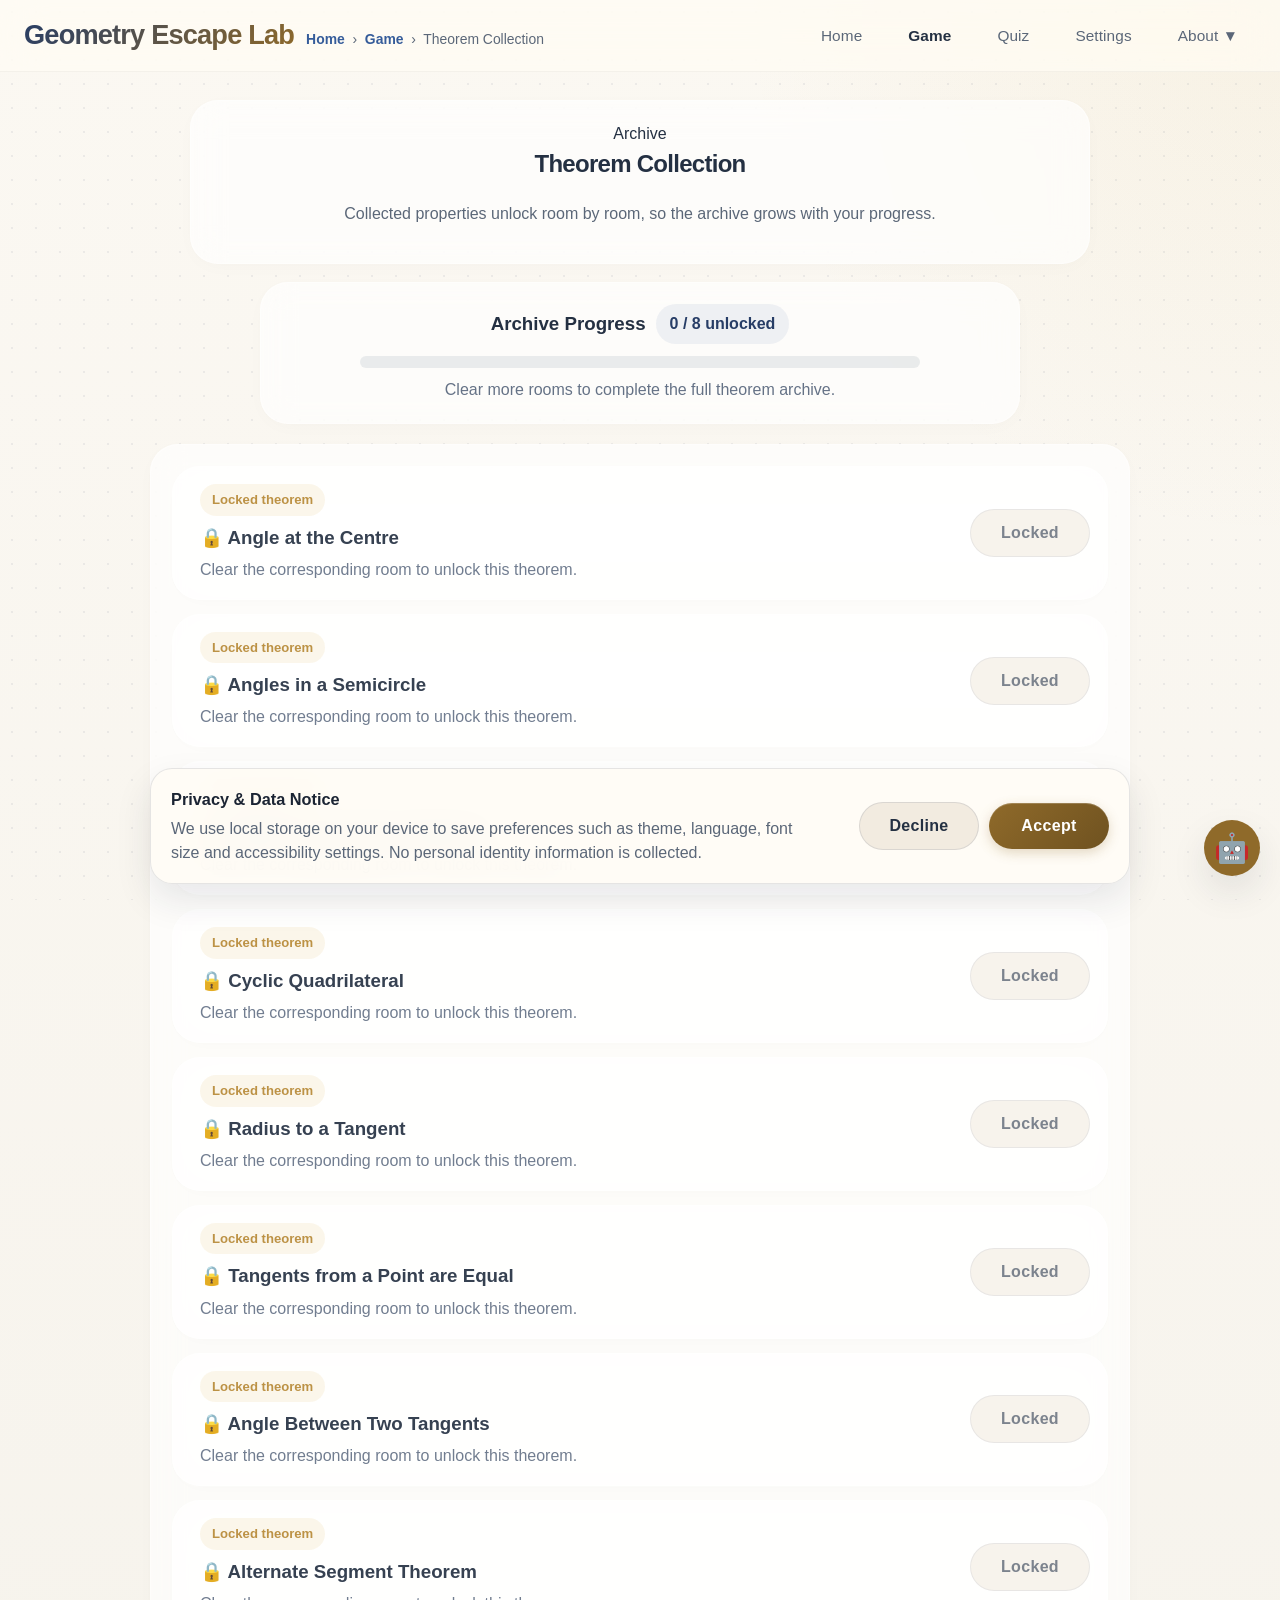
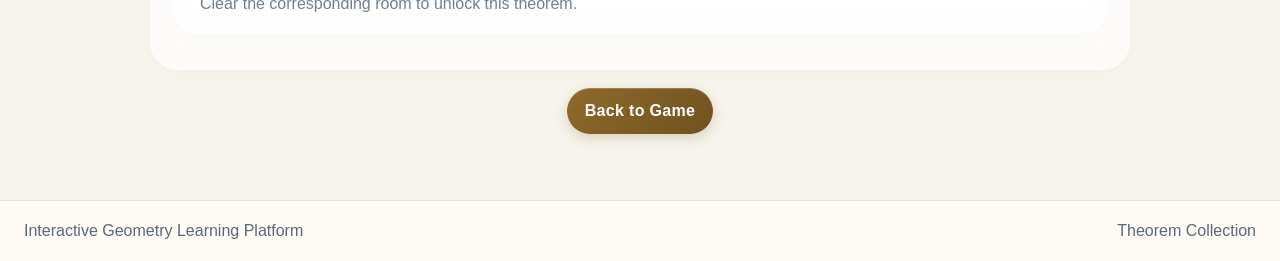
<file: theorems.html>
<!DOCTYPE html>
<html lang="en">
<head>
  <meta charset="UTF-8" />
  <meta name="viewport" content="width=device-width, initial-scale=1.0" />
  <title>Theorem Collection</title>
  <link rel="stylesheet" href="shared.css" />
  <link rel="stylesheet" href="game.css" />
</head>
<body>
  <header>
    <div class="header-left">
      <h1>Geometry Escape Lab</h1>
      <div class="breadcrumb">
        <a href="homepage.html">Home</a> &nbsp;›&nbsp;
        <a href="gamehome.html">Game</a> &nbsp;›&nbsp;
        <span id="archiveBreadcrumb">Theorem Collection</span>
      </div>
    </div>
    <nav>
      <button id="navHomeBtn">Home</button>
      <button id="navGameBtn" class="active-nav">Game</button>
      <button id="navQuizBtn">Quiz</button>
      <button type="button" id="settingsBtn">Settings</button>

      <div class="nav-group">
        <button type="button" class="dropbtn">About ▼</button>
        <div class="dropdown-content">
          <a href="#" id="contactBtn">Contact us</a>
          <a href="#" id="supportBtn">About this project</a>
          <a href="#" id="accessibilityBtn">Accessibility help</a>
          <a href="#" id="privacyBtn">Privacy Policy</a>
        </div>
      </div>
    </nav>
  </header>

  <main class="container">
    <section class="card theorem-hero center">
      <span class="eyebrow" id="archiveEyebrow">Archive</span>
      <h1 id="archiveTitle">Theorem Collection</h1>
      <p class="small-text" id="archiveIntro">Collected properties unlock room by room, so the archive grows with your progress.</p>
    </section>

    <section class="card archive-summary">
      <div class="archive-topline">
        <h3 style="margin:0;" id="archiveProgressTitle">Archive Progress</h3>
        <span id="archiveCount" class="archive-count">0 / 8 unlocked</span>
      </div>
      <div class="archive-meter" aria-hidden="true">
        <div id="archiveFill" class="archive-fill"></div>
      </div>
      <p id="archiveNote" class="archive-note">Clear more rooms to complete the full theorem archive.</p>
    </section>

    <section class="card theorem-list-wrap">
      <div id="theoremList"></div>
    </section>

    <div class="center" style="margin-top:18px;">
      <button class="btn primary" onclick="location.href='gamehome.html'" id="backToGameBtn">Back to Game</button>
    </div>
  </main>

  <div id="modal" class="modal">
    <div class="modal-content">
      <button class="close" type="button" aria-label="Close">&times;</button>
      <h2 id="modal-title">Settings</h2>
      <div id="modal-text"></div>
    </div>
  </div>

  <footer class="footer">
    <div class="footer-inner">
      <span>Interactive Geometry Learning Platform</span>
      <span id="archiveFooter">Theorem Collection</span>
    </div>
  </footer>

  <script>
    const ARCHIVE_I18N = {
      en: {
        archiveBreadcrumb: "Theorem Collection",
        archiveEyebrow: "Archive",
        archiveTitle: "Theorem Collection",
        archiveIntro: "Collected properties unlock room by room, so the archive grows with your progress.",
        archiveProgressTitle: "Archive Progress",
        archiveCount: "{n} / 8 unlocked",
        archiveNoteLocked: "Clear more rooms to complete the full theorem archive.",
        archiveNoteFull: "Full archive completed. Every theorem has been unlocked.",
        backToGameBtn: "Back to Game",
        archiveFooter: "Theorem Collection",
        unlockedTheorem: "Unlocked theorem",
        lockedTheorem: "Locked theorem",
        unlockedBtn: "Unlocked",
        lockedBtn: "Locked",
        lockedDesc: "Clear the corresponding room to unlock this theorem.",
        theorems: [
          { icon: "🌀", title: "Angle at the Centre", property: "The angle at the centre is twice the angle at the circumference standing on the same arc." },
          { icon: "🌙", title: "Angles in a Semicircle", property: "The angle in a semicircle is 90°." },
          { icon: "🪞", title: "Angles in the Same Segment", property: "Angles in the same segment are equal." },
          { icon: "🔷", title: "Cyclic Quadrilateral", property: "Opposite angles in a cyclic quadrilateral sum to 180°." },
          { icon: "📏", title: "Radius to a Tangent", property: "A radius to the point of tangency is perpendicular to the tangent." },
          { icon: "🗝️", title: "Tangents from a Point are Equal", property: "Tangents drawn from the same external point are equal in length." },
          { icon: "⚡", title: "Angle Between Two Tangents", property: "The angle between two tangents and the central angle sum to 180°." },
          { icon: "👑", title: "Alternate Segment Theorem", property: "The angle between a tangent and a chord equals the angle in the alternate segment." }
        ]
      },
      zh: {
        archiveBreadcrumb: "定理档案",
        archiveEyebrow: "档案",
        archiveTitle: "定理档案",
        archiveIntro: "定理会随着通关进度逐步解锁，因此你的档案会不断扩充。",
        archiveProgressTitle: "档案进度",
        archiveCount: "已解锁 {n} / 8",
        archiveNoteLocked: "继续通关更多房间，即可完成完整定理档案。",
        archiveNoteFull: "完整档案已集齐，所有定理均已解锁。",
        backToGameBtn: "返回游戏",
        archiveFooter: "定理档案",
        unlockedTheorem: "已解锁定理",
        lockedTheorem: "未解锁定理",
        unlockedBtn: "已解锁",
        lockedBtn: "未解锁",
        lockedDesc: "通关对应房间后即可解锁该定理。",
        theorems: [
          { icon: "🌀", title: "圆心角", property: "同弧所对的圆心角等于圆周角的两倍。" },
          { icon: "🌙", title: "半圆所对的角", property: "半圆所对的圆周角是 90°。" },
          { icon: "🪞", title: "同弧所对的圆周角", property: "同弧所对的圆周角相等。" },
          { icon: "🔷", title: "圆内接四边形", property: "圆内接四边形的对角和为 180°。" },
          { icon: "📏", title: "半径与切线", property: "经过切点的半径垂直于切线。" },
          { icon: "🗝️", title: "同一点引切线长度相等", property: "从同一圆外点引出的两条切线长度相等。" },
          { icon: "⚡", title: "两切线夹角", property: "两条切线所成的角与对应圆心角之和为 180°。" },
          { icon: "👑", title: "交替弧定理", property: "切线与弦所夹的角等于交替弧中的圆周角。" }
        ]
      }
    };

    function getArchiveLang() {
      return localStorage.getItem("language") || "en";
    }

    function at(key) {
      const lang = getArchiveLang();
      return ARCHIVE_I18N[lang]?.[key] || ARCHIVE_I18N.en[key] || key;
    }

    function atf(key, vars = {}) {
      let text = at(key);
      Object.keys(vars).forEach((k) => {
        text = text.replace(`{${k}}`, vars[k]);
      });
      return text;
    }

    function renderArchive() {
      const lang = getArchiveLang();
      document.documentElement.lang = lang === "zh" ? "zh" : "en";

      const highestCleared = parseInt(localStorage.getItem("highestCleared") || "0", 10);

      document.getElementById("archiveBreadcrumb").textContent = at("archiveBreadcrumb");
      document.getElementById("archiveEyebrow").textContent = at("archiveEyebrow");
      document.getElementById("archiveTitle").textContent = at("archiveTitle");
      document.getElementById("archiveIntro").textContent = at("archiveIntro");
      document.getElementById("archiveProgressTitle").textContent = at("archiveProgressTitle");
      document.getElementById("archiveCount").textContent = atf("archiveCount", { n: highestCleared });
      document.getElementById("archiveNote").textContent = highestCleared >= 8 ? at("archiveNoteFull") : at("archiveNoteLocked");
      document.getElementById("backToGameBtn").textContent = at("backToGameBtn");
      document.getElementById("archiveFooter").textContent = at("archiveFooter");

      const archiveFill = document.getElementById("archiveFill");
      if (archiveFill) {
        archiveFill.style.width = `${(highestCleared / 8) * 100}%`;
      }

      const theoremList = document.getElementById("theoremList");
      theoremList.innerHTML = "";

      const theoremData = at("theorems");

      theoremData.forEach((item, index) => {
        const unlocked = index + 1 <= highestCleared;
        const box = document.createElement("div");
        box.className = `theorem-item panel-box ${unlocked ? "unlocked" : "locked"}`;

        // --- 已添加 onclick 按钮跳转功能 ---
        box.innerHTML = `
          <div class="theorem-item-main">
            <div class="theorem-icon">${item.icon}</div>
            <div class="theorem-copy">
              <span class="theorem-badge">${unlocked ? at("unlockedTheorem") : at("lockedTheorem")}</span>
              <h3>${unlocked ? "✓ " : "🔒 "}${item.title}</h3>
              <p>${unlocked ? item.property : at("lockedDesc")}</p>
            </div>
          </div>
          <button class="btn ${unlocked ? "primary" : "secondary"}" ${unlocked ? `onclick="location.href='play.html?level=${index + 1}'"` : "disabled"}>
            ${unlocked ? at("unlockedBtn") : at("lockedBtn")}
          </button>
        `;

        theoremList.appendChild(box);
      });
    }

    window.addEventListener("DOMContentLoaded", renderArchive);
    window.addEventListener("storage", renderArchive);
    window.addEventListener("focus", renderArchive);
    window.addEventListener("languageChanged", renderArchive);
  </script>

  <script src="shared.js"></script>
</body>
</html>
</file>
<file: shared.css>
/* =========================================================
   shared.css
   Shared theme, navigation, modal and accessibility system
   ========================================================= */

* {
  box-sizing: border-box;
}

:root {
  --diagram-circle: #d9dde5;
  --diagram-line: #7b8494;
  --diagram-fixed-point: #aeb8cc;
  --diagram-drag-point: #e24b4b;
  --diagram-drag-stroke: #ffffff;
  --diagram-text: #243247;
  --diagram-angle-text: #111827;
  --diagram-accent-text: #7a5c2e;
  --bg: #f6f3ec;
  --bg-panel: rgba(255, 252, 246, 0.96);
  --bg-soft: #f2ebe0;
  --bg-elevated: #fffdf8;
  --text: #243042;
  --text-soft: #5b6778;
  --heading: #1b2433;

  --primary: #8f6a2a;
  --primary-strong: #6f5220;
  --primary-soft: rgba(143, 106, 42, 0.12);
  --accent: #355c9a;
  --accent-soft: rgba(53, 92, 154, 0.12);

  --border: rgba(72, 86, 112, 0.14);
  --border-strong: rgba(72, 86, 112, 0.28);
  --line: rgba(72, 86, 112, 0.12);
  --shadow-sm: 0 4px 10px rgba(31, 41, 55, 0.05);
  --shadow-md: 0 16px 36px rgba(31, 41, 55, 0.10);

  --radius-xl: 28px;
  --radius-lg: 999px;
  --radius-md: 20px;
  --radius-sm: 14px;

  --gold: #b78935;
  --blue: #355c9a;
  --blue-strong: #273d66;
  --green: #3d8d62;
  --cyan: #5fc7ff;
  --muted: #657286;

  --svg-circle: rgba(72, 86, 112, 0.28);
  --svg-line: #6c7890;
  --svg-fixed-point: #586578;
  --svg-label: #182130;
  --svg-accent-text: #6f5220;
  --svg-drag-fill: #df3d3d;
  --svg-drag-stroke: #ffffff;

  --font-scale: 1;
  --content-max: 1400px;
  --nav-hover-text: #ffffff;
}

html {
  scroll-behavior: smooth;
}

body {
  margin: 0;
  min-height: 100vh;
  font-family: 'Segoe UI', Roboto, Arial, sans-serif;
  font-size: calc(16px * var(--font-scale));
  background:
    radial-gradient(circle at top right, rgba(200, 155, 44, 0.07), transparent 24%),
    linear-gradient(180deg, #fbf8f2 0%, var(--bg) 100%);
  color: var(--text);
  transition: background-color .25s ease, color .25s ease, font-size .2s ease;
  line-height: 1.5;
}

body.dark-mode {
  --diagram-circle: #f3f4f6;
  --diagram-line: rgba(255, 255, 255, 0.72);
  --diagram-fixed-point: #b8c4d9;
  --diagram-drag-point: #ef5350;
  --diagram-drag-stroke: #ffffff;
  --diagram-text: #f8fafc;
  --diagram-angle-text: #f9fafb;
  --diagram-accent-text: #f2d089;
  --bg: #111723;
  --bg-panel: rgba(22, 28, 42, 0.96);
  --bg-soft: #1b2434;
  --bg-elevated: #162031;
  --text: #edf2fb;
  --text-soft: #b9c6dc;
  --heading: #f4f8ff;

  --primary: #d1a34e;
  --primary-strong: #e3bc73;
  --primary-soft: rgba(209, 163, 78, 0.18);
  --accent: #7fb4ff;
  --accent-soft: rgba(127, 180, 255, 0.18);

  --border: rgba(163, 183, 220, 0.16);
  --border-strong: rgba(163, 183, 220, 0.30);
  --line: rgba(163, 183, 220, 0.14);
  --shadow-sm: 0 6px 14px rgba(0, 0, 0, 0.25);
  --shadow-md: 0 20px 48px rgba(0, 0, 0, 0.35);

  --gold: #f0c56c;
  --blue: #8ec5ff;
  --blue-strong: #dbeaff;
  --green: #79d59e;
  --cyan: #7ce4ff;
  --muted: #adbbd0;
  --nav-hover-text: #101724;

  --svg-circle: rgba(218, 231, 255, 0.55);
  --svg-line: #b5c7e5;
  --svg-fixed-point: #d8e6ff;
  --svg-label: #f5f9ff;
  --svg-accent-text: #ffd88f;
  --svg-drag-fill: #ff7b7b;
  --svg-drag-stroke: #132034;

  background:
    radial-gradient(circle at top right, rgba(127, 180, 255, 0.12), transparent 24%),
    linear-gradient(180deg, #0f1520 0%, var(--bg) 100%);
}

body.colorblind-mode {
  --primary: #8c510a;
  --primary-strong: #6b3f08;
  --primary-soft: rgba(140, 81, 10, 0.14);
  --accent: #01665e;
  --accent-soft: rgba(1, 102, 94, 0.14);
  --blue: #01665e;
  --blue-strong: #0d4b47;
  --green: #5c7a00;
  --gold: #8c510a;
}

body.dark-mode.colorblind-mode {
  --primary: #f2b34c;
  --primary-strong: #ffd083;
  --accent: #68d9ca;
  --blue: #68d9ca;
  --blue-strong: #dffff9;
  --green: #bedb39;
  --gold: #f2b34c;
  --svg-accent-text: #ffe5ae;
}

body.reduce-motion *,
body.reduce-motion *::before,
body.reduce-motion *::after {
  animation: none !important;
  transition: none !important;
  scroll-behavior: auto !important;
}

body.high-contrast {
  --border: rgba(20, 28, 44, 0.35);
  --border-strong: rgba(20, 28, 44, 0.55);
  --line: rgba(20, 28, 44, 0.35);
  --svg-circle: rgba(20, 28, 44, 0.7);
  --svg-label: #111111;
}

body.dark-mode.high-contrast {
  --border: rgba(255, 255, 255, 0.35);
  --border-strong: rgba(255, 255, 255, 0.55);
  --line: rgba(255, 255, 255, 0.35);
  --svg-circle: rgba(255, 255, 255, 0.78);
  --svg-label: #ffffff;
}

body.large-font {
  --font-scale: 1.1;
}

body.small-font {
  --font-scale: 0.93;
}

a {
  color: inherit;
  text-decoration: none;
}

button,
input,
select {
  font: inherit;
}

img,
svg,
video {
  display: block;
  max-width: 100%;
}

header {
  position: sticky;
  top: 0;
  z-index: 50;
  background: color-mix(in srgb, var(--bg-panel) 92%, transparent);
  backdrop-filter: blur(14px);
  padding: 14px 24px;
  display: flex;
  flex-wrap: wrap;
  justify-content: space-between;
  align-items: center;
  gap: 14px 20px;
  border-bottom: 1px solid var(--border);
}

.header-left {
  display: flex;
  align-items: baseline;
  gap: 12px;
  flex-wrap: wrap;
  min-width: 0;
}

header h1 {
  margin: 0;
  font-size: clamp(1.25rem, 5vw, 1.7rem);
  font-weight: 800;
  background: linear-gradient(135deg, var(--blue-strong), var(--primary));
  -webkit-background-clip: text;
  background-clip: text;
  color: transparent;
  white-space: nowrap;
}

.breadcrumb {
  font-size: .87rem;
  color: var(--text-soft);
  white-space: nowrap;
}

.breadcrumb a {
  color: var(--accent);
  font-weight: 600;
}

.breadcrumb-separator {
  color: var(--text-soft);
}

.breadcrumb-current {
  color: var(--text-soft);
  font-weight: 600;
}

nav {
  display: flex;
  align-items: center;
  gap: 10px;
  flex-wrap: wrap;
  justify-content: flex-end;
}

nav button,
.nav-link,
.dropbtn {
  appearance: none;
  border: 1px solid var(--border);
  background: var(--bg-soft);
  color: var(--text);
  cursor: pointer;
  border-radius: var(--radius-lg);
  padding: 10px 18px;
  font-size: .96rem;
  font-weight: 600;
  letter-spacing: .1px;
  box-shadow: var(--shadow-sm);
  transition: .2s ease;
}

nav button:hover,
.nav-link:hover,
.dropbtn:hover,
nav button:focus-visible,
.nav-link:focus-visible,
.dropbtn:focus-visible {
  background: var(--primary);
  color: var(--nav-hover-text);
  border-color: transparent;
  transform: translateY(-1px);
  outline: none;
}

nav button.active-nav,
.nav-link.active-nav,
.dropbtn.active-nav {
  background: linear-gradient(135deg, var(--primary), var(--primary-strong));
  color: #fff;
  border-color: transparent;
}

body.dark-mode nav button.active-nav,
body.dark-mode .nav-link.active-nav,
body.dark-mode .dropbtn.active-nav {
  color: #101724;
}

.nav-group {
  position: relative;
  display: inline-block;
}

.dropdown-content {
  display: none;
  position: absolute;
  right: 0;
  top: calc(100% + 8px);
  min-width: 220px;
  background: var(--bg-elevated);
  border: 1px solid var(--border);
  box-shadow: var(--shadow-md);
  border-radius: 18px;
  z-index: 60;
  overflow: hidden;
}

.nav-group.open .dropdown-content,
.nav-group:hover .dropdown-content,
.nav-group:focus-within .dropdown-content {
  display: block;
}

.dropdown-content a,
.dropdown-content button {
  display: block;
  width: 100%;
  text-align: left;
  padding: 12px 16px;
  background: transparent;
  border: none;
  color: var(--text);
  box-shadow: none;
  border-radius: 0;
}

.dropdown-content a:hover,
.dropdown-content button:hover {
  background: var(--bg-soft);
  color: var(--primary-strong);
  transform: none;
}

.container {
  width: min(var(--content-max), calc(100% - 32px));
  margin: 0 auto;
  padding: 28px 0 36px;
}

.card,
.panel-box {
  background: var(--bg-panel);
  border: 1px solid var(--border);
  box-shadow: var(--shadow-sm);
  border-radius: 24px;
}

.card {
  padding: 22px;
}

.panel-box {
  padding: 18px;
}

.center {
  text-align: center;
}

.small-text {
  color: var(--text-soft);
}

.btn {
  appearance: none;
  border: 1px solid transparent;
  border-radius: 16px;
  padding: 11px 18px;
  font-weight: 700;
  cursor: pointer;
  transition: .2s ease;
  display: inline-flex;
  align-items: center;
  justify-content: center;
  text-align: center;
}

.btn:hover {
  transform: translateY(-1px);
}

.btn.primary {
  background: linear-gradient(135deg, var(--primary), var(--primary-strong));
  color: #fff;
}

body.dark-mode .btn.primary {
  color: #101724;
}

.btn.secondary {
  background: var(--bg-soft);
  border-color: var(--border);
  color: var(--text);
}

.btn.subtle-btn {
  background: transparent;
  border-color: var(--border);
  color: var(--text-soft);
}

button:disabled,
.btn:disabled,
.locked-btn {
  cursor: not-allowed;
  opacity: .65;
  transform: none !important;
}

.status-pill,
.status-chip {
  display: inline-flex;
  align-items: center;
  justify-content: center;
  min-height: 34px;
  padding: 6px 12px;
  border-radius: 999px;
  background: var(--primary-soft);
  color: var(--primary-strong);
  font-size: .85rem;
  font-weight: 700;
  border: 1px solid transparent;
}

.secondary-chip {
  background: var(--accent-soft);
  color: var(--accent);
}

.footer,
.site-footer {
  margin-top: 30px;
  padding: 18px 24px;
  border-top: 1px solid var(--border);
  background: color-mix(in srgb, var(--bg-panel) 94%, transparent);
}

.footer-inner {
  max-width: var(--content-max);
  margin: 0 auto;
  color: var(--text-soft);
  display: flex;
  justify-content: space-between;
  gap: 12px;
  flex-wrap: wrap;
}

.modal {
  display: none;
  position: fixed;
  z-index: 1000;
  left: 0;
  top: 0;
  width: 100%;
  height: 100%;
  background-color: rgba(0, 0, 0, .58);
  backdrop-filter: blur(4px);
}

.modal.show {
  display: block;
}

.modal-content {
  background-color: var(--bg-elevated);
  color: var(--text);
  margin: 8vh auto;
  padding: 24px 28px;
  width: min(680px, 92vw);
  border-radius: 28px;
  border: 1px solid var(--border);
  box-shadow: var(--shadow-md);
}

.modal-content h2 {
  margin: 0 40px 16px 0;
  color: var(--heading);
}

.close {
  float: right;
  width: 36px;
  height: 36px;
  border-radius: 50%;
  background: var(--bg-soft);
  color: var(--text);
  display: inline-flex;
  align-items: center;
  justify-content: center;
  font-size: 24px;
  line-height: 1;
  cursor: pointer;
}

.settings-panel,
.info-panel {
  display: grid;
  gap: 14px;
}

.settings-group,
.info-row {
  display: flex;
  justify-content: space-between;
  gap: 12px;
  align-items: center;
  padding: 14px 16px;
  background: var(--bg-soft);
  border: 1px solid var(--border);
  border-radius: 18px;
}

.settings-copy,
.info-row>div {
  display: grid;
  gap: 4px;
}

.settings-copy span,
.info-row span,
.modal-note {
  color: var(--text-soft);
  font-size: .92rem;
}

.control-row {
  display: flex;
  gap: 8px;
  flex-wrap: wrap;
  justify-content: flex-end;
}

.mode-switch-btn,
.font-size-btn,
.toggle-btn {
  border: 1px solid var(--border);
  background: var(--bg-elevated);
  color: var(--text);
  border-radius: 12px;
  padding: 9px 14px;
  font-weight: 700;
  cursor: pointer;
}

.mode-switch-btn.active,
.font-size-btn.active,
.toggle-btn.active {
  background: linear-gradient(135deg, var(--primary), var(--primary-strong));
  color: #fff;
  border-color: transparent;
}

body.dark-mode .mode-switch-btn.active,
body.dark-mode .font-size-btn.active,
body.dark-mode .toggle-btn.active {
  color: #101724;
}

@media (max-width: 900px) {

  .settings-group,
  .info-row {
    flex-direction: column;
    align-items: stretch;
  }

  .control-row {
    justify-content: flex-start;
  }
}

@media (max-width: 640px) {
  header {
    padding: 12px 14px;
  }

  .container {
    width: min(var(--content-max), calc(100% - 20px));
    padding-top: 20px;
  }

  .card {
    padding: 18px;
  }

  nav {
    width: 100%;
    justify-content: flex-start;
  }

  nav button,
  .dropbtn {
    padding: 9px 14px;
    font-size: .92rem;
  }
}

.font-slider-wrap {
  display: flex;
  align-items: center;
  gap: 12px;
  margin-top: 10px;
}

.font-slider-label {
  font-weight: 700;
  color: var(--text);
  font-size: 0.95rem;
  min-width: 18px;
  text-align: center;
}

.font-slider-label-large {
  font-size: 1.2rem;
}

.font-size-slider {
  flex: 1;
  appearance: none;
  height: 6px;
  border-radius: 999px;
  background: linear-gradient(90deg, var(--primary-soft), var(--primary));
  outline: none;
}

.font-size-slider::-webkit-slider-thumb {
  appearance: none;
  width: 18px;
  height: 18px;
  border-radius: 50%;
  background: var(--bg-elevated);
  border: 2px solid var(--primary);
  cursor: pointer;
  box-shadow: 0 2px 8px rgba(0, 0, 0, 0.15);
}

.font-size-slider::-moz-range-thumb {
  width: 18px;
  height: 18px;
  border-radius: 50%;
  background: var(--bg-elevated);
  border: 2px solid var(--primary);
  cursor: pointer;
  box-shadow: 0 2px 8px rgba(0, 0, 0, 0.15);
}

.font-slider-readout {
  margin-top: 10px;
  display: flex;
  justify-content: space-between;
  gap: 10px;
  color: var(--text-soft);
  font-size: 0.92rem;
  font-weight: 600;
}

/* ========== AI Assistant Widget ========== */
.assistant {
  position: fixed !important;
  right: 20px !important;
  bottom: 24px !important;
  z-index: 1000 !important;
  width: 56px;
  height: 56px;
  user-select: none;
  -webkit-user-select: none;
  touch-action: none;
}

.assistant.dragging {
  cursor: grabbing !important;
}

.assistant-trigger {
  width: 56px;
  height: 56px;
  border: none;
  border-radius: 50%;
  background: var(--primary);
  box-shadow: var(--shadow-md);
  display: flex;
  align-items: center;
  justify-content: center;
  cursor: grab;
  padding: 0;
}

.assistant.dragging .assistant-trigger {
  cursor: grabbing;
}

.assistant-icon {
  font-size: 1.8rem;
  line-height: 1;
  display: flex;
  align-items: center;
  justify-content: center;
}

.assistant-panel {
  position: absolute;
  right: 0;
  width: min(340px, 88vw);
  max-height: min(420px, 70vh);
  padding: 16px 18px;
  border-radius: 24px;
  background: var(--bg-elevated);
  border: 1px solid var(--border);
  box-shadow: var(--shadow-md);
  backdrop-filter: blur(8px);
  opacity: 0;
  visibility: hidden;
  pointer-events: none;
  transform: scale(0.98);
  transition:
    opacity 0.2s ease,
    transform 0.2s ease,
    visibility 0s linear 0.2s;
  display: flex;
  flex-direction: column;
}

.assistant.expand-left .assistant-panel {
  right: 0;
  left: auto;
}

.assistant.expand-right .assistant-panel {
  left: 0;
  right: auto;
}

.assistant.expand-up .assistant-panel {
  bottom: 52px;
  top: auto;
}

.assistant.expand-down .assistant-panel {
  top: 52px;
  bottom: auto;
}

.assistant.expand-up.expand-left .assistant-panel {
  transform-origin: bottom right;
}

.assistant.expand-up.expand-right .assistant-panel {
  transform-origin: bottom left;
}

.assistant.expand-down.expand-left .assistant-panel {
  transform-origin: top right;
}

.assistant.expand-down.expand-right .assistant-panel {
  transform-origin: top left;
}

.assistant.open .assistant-panel,
.assistant:hover:not(.dragging) .assistant-panel,
.assistant:focus-within .assistant-panel {
  opacity: 1;
  visibility: visible;
  pointer-events: auto;
  transform: scale(1);
  transition:
    opacity 0.2s ease,
    transform 0.2s ease,
    visibility 0s linear 0s;
}

body.dark-mode .assistant-panel {
  background: color-mix(in srgb, var(--bg-elevated) 94%, transparent);
}

.assistant-content {
  display: flex;
  flex-direction: column;
  gap: 10px;
  min-height: 0;
}

.assistant-header {
  font-weight: 700;
  font-size: 1.05rem;
  display: flex;
  align-items: center;
  justify-content: space-between;
  gap: 8px;
  color: var(--heading);
}

.assistant-header span {
  display: flex;
  align-items: center;
  gap: 6px;
}

.lang-selector {
  background: var(--bg-soft);
  border: 1px solid var(--border);
  border-radius: 40px;
  padding: 5px 12px;
  font-size: 0.8rem;
  color: var(--text);
  cursor: pointer;
}

.assistant-help {
  font-size: 0.8rem;
  margin: 0;
  color: var(--text-soft);
}

.assistant-answer-wrap {
  flex: 1;
  min-height: 120px;
  max-height: 220px;
  overflow-y: auto;
  border-radius: 16px;
  background: var(--bg-soft);
  border: 1px solid var(--border);
  padding: 12px;
}

.assistant-answer {
  white-space: pre-wrap;
  word-break: break-word;
  color: var(--text);
  font-size: 0.9rem;
  line-height: 1.55;
}

.assistant-answer.empty {
  color: var(--text-soft);
}

.assistant-input-group {
  display: flex;
  gap: 8px;
}

.assistant-input {
  flex: 1;
  padding: 10px 14px;
  border-radius: 40px;
  border: 1px solid var(--border);
  background: var(--bg-soft);
  color: var(--text);
  font-size: 0.85rem;
  outline: none;
}

.assistant-input:focus {
  border-color: var(--primary);
}

.assistant-send-btn {
  padding: 8px 16px;
  border-radius: 40px;
  background: var(--primary);
  color: #fff;
  border: none;
  font-weight: 600;
  cursor: pointer;
}

.assistant-send-btn:hover {
  background: var(--primary-strong);
}

.assistant-trigger:focus-visible {
  outline: 2px solid var(--accent);
  outline-offset: 3px;
}

@media (max-width: 640px) {
  .assistant {
    right: 12px !important;
    bottom: 16px !important;
  }

  .assistant-panel {
    width: min(300px, calc(100vw - 24px));
  }
}

/* =========================================================
   V3.5: 消除“骨架感” - 质感与深度提升 (Anti-Skeletal UI)
   ========================================================= */

/* 1. 增加背景的“数学/实验室”质感（点阵图）代替死板的纯色 */
body {
  position: relative;
}

body::before {
  content: "";
  position: fixed;
  top: 0;
  left: 0;
  width: 100vw;
  height: 100vh;
  z-index: -1;
  background-image: radial-gradient(var(--border-strong) 1px, transparent 1px);
  background-size: 24px 24px;
  /* 数学坐标纸的点阵感 */
  opacity: 0.3;
  pointer-events: none;
}

body.dark-mode::before {
  opacity: 0.15;
}

/* 2. 打破生硬的边框：用“毛玻璃 (Glassmorphism)”和“弥散阴影”代替 1px 实线边框 */
.card,
.panel-box,
.theorem-item {
  border: 1px solid rgba(255, 255, 255, 0.4) !important;
  /* 极高光边缘，弱化边框线 */
  background: linear-gradient(145deg, rgba(255, 255, 255, 0.8), rgba(255, 255, 255, 0.4)) !important;
  backdrop-filter: blur(12px);
  /* 毛玻璃透视效果 */
  box-shadow:
    0 4px 6px -1px rgba(0, 0, 0, 0.02),
    0 24px 48px -12px rgba(53, 92, 154, 0.12) !important;
  /* 深层弥散阴影，让卡片飘起来 */
}

body.dark-mode .card,
body.dark-mode .panel-box,
body.dark-mode .theorem-item {
  border: 1px solid rgba(255, 255, 255, 0.05) !important;
  background: linear-gradient(145deg, rgba(30, 38, 56, 0.8), rgba(20, 25, 38, 0.4)) !important;
  box-shadow:
    0 10px 30px -10px rgba(0, 0, 0, 0.5),
    inset 0 1px 0 rgba(255, 255, 255, 0.05) !important;
  /* 暗黑模式下的内部高光 */
}

/* 3. 让所有按钮看起来像真实的、有手感的按键，而不是一个色块 */
.btn.primary {
  background: linear-gradient(135deg, var(--primary), var(--primary-strong)) !important;
  box-shadow:
    0 4px 12px rgba(143, 106, 42, 0.25),
    inset 0 1px 0 rgba(255, 255, 255, 0.2) !important;
  /* 顶部反光 */
  border: none !important;
}

.btn.primary:hover {
  transform: translateY(-2px);
  box-shadow:
    0 6px 16px rgba(143, 106, 42, 0.35),
    inset 0 1px 0 rgba(255, 255, 255, 0.2) !important;
}

/* 4. 打破方块阵列：在关键元素（如英雄区）增加不对称的视觉装饰 */
.hero-panel::before {
  content: "";
  position: absolute;
  top: -50px;
  right: -50px;
  width: 300px;
  height: 300px;
  border-radius: 40% 60% 70% 30% / 40% 50% 60% 50%;
  /* 不规则的流体形状 */
  background: linear-gradient(135deg, rgba(200, 155, 44, 0.1), rgba(53, 92, 154, 0.1));
  animation: morph 8s ease-in-out infinite alternate;
  pointer-events: none;
  z-index: 0;
}

@keyframes morph {
  0% {
    border-radius: 40% 60% 70% 30% / 40% 50% 60% 50%;
    transform: rotate(0deg);
  }

  100% {
    border-radius: 60% 40% 30% 70% / 60% 30% 70% 40%;
    transform: rotate(10deg);
  }
}

/* 保证层级关系，文字不被装饰遮挡 */
.hero-copy {
  position: relative;
  z-index: 1;
}

/* =========================================================
   V4: Apple-esque Premium Design
   Eliminating wireframes, embracing space, light, and glass.
   ========================================================= */

/* --- 1. 彻底干掉硬边框，用光影定义边界 --- */
.card,
.panel-box,
.theorem-item {
  border: none !important;
  /* 彻底移除实体边框 */
  background: rgba(255, 255, 255, 0.65) !important;
  /* 更通透的毛玻璃 */
  backdrop-filter: blur(24px) saturate(180%);
  /* 苹果标志性的高模糊+高饱和背景透视 */
  -webkit-backdrop-filter: blur(24px) saturate(180%);
  box-shadow:
    0 4px 24px -8px rgba(0, 0, 0, 0.04),
    inset 0 0 0 1px rgba(255, 255, 255, 0.4) !important;
  /* 仅保留极细的内发光作为物理边缘 */
  border-radius: 28px !important;
  /* 增加圆角，更圆润 */
  transition: transform 0.4s cubic-bezier(0.16, 1, 0.3, 1), box-shadow 0.4s ease !important;
}

/* 悬停时的悬浮感 */
.room-tile:hover,
.theorem-item.unlocked:hover {
  transform: translateY(-8px) scale(1.01) !important;
  box-shadow:
    0 20px 40px -12px rgba(53, 92, 154, 0.15),
    inset 0 0 0 1px rgba(255, 255, 255, 0.8) !important;
}

/* 暗色模式的极致通透 */
body.dark-mode .card,
body.dark-mode .panel-box,
body.dark-mode .theorem-item {
  background: rgba(20, 25, 38, 0.45) !important;
  box-shadow:
    0 10px 40px -10px rgba(0, 0, 0, 0.6),
    inset 0 0 0 1px rgba(255, 255, 255, 0.08) !important;
}

/* --- 2. 导航栏重塑：仿 iOS 顶栏 --- */
header {
  background: rgba(255, 252, 246, 0.7) !important;
  backdrop-filter: blur(20px) saturate(150%) !important;
  -webkit-backdrop-filter: blur(20px) saturate(150%) !important;
  border-bottom: 1px solid rgba(0, 0, 0, 0.04) !important;
}

body.dark-mode header {
  background: rgba(15, 21, 32, 0.6) !important;
  border-bottom: 1px solid rgba(255, 255, 255, 0.04) !important;
}

/* 导航按钮无边框化，悬停时出现柔和背景 */
nav button,
.nav-link,
.dropbtn {
  border: none !important;
  background: transparent !important;
  box-shadow: none !important;
  color: var(--text-soft) !important;
  font-weight: 500 !important;
}

nav button:hover,
.nav-link:hover,
.dropbtn:hover {
  background: rgba(0, 0, 0, 0.04) !important;
  color: var(--text) !important;
  transform: none !important;
}

nav button.active-nav,
.nav-link.active-nav,
.dropbtn.active-nav {
  color: var(--text) !important;
  font-weight: 700 !important;
}

body.dark-mode nav button:hover {
  background: rgba(255, 255, 255, 0.05) !important;
}

/* --- 3. 字体层级与质感 (Typography) --- */
h1 {
  letter-spacing: -0.03em !important;
  /* 苹果标题常用的紧凑字距 */
  font-weight: 700 !important;
}

/* --- 4. Hero 区域：去除线框结构，拥抱留白 --- */
.hero-panel {
  padding: 60px 40px !important;
  /* 巨大的呼吸空间 */
}

/* 柔和的背景环境光 */
.hero-panel::before {
  content: "";
  position: absolute;
  top: -20%;
  right: -10%;
  width: 60%;
  height: 140%;
  background: radial-gradient(circle, rgba(200, 155, 44, 0.08) 0%, transparent 70%);
  filter: blur(40px);
  z-index: 0;
  pointer-events: none;
}

.hero-copy {
  position: relative;
  z-index: 1;
}

/* --- 5. 按钮的高级质感 --- */
.btn {
  border-radius: 999px !important;
  /* 胶囊按钮 */
  letter-spacing: 0.02em;
}

.btn.primary:hover {
  transform: scale(1.02) !important;
  /* 点击时的弹性呼吸 */
  box-shadow: 0 6px 20px rgba(0, 0, 0, 0.15) !important;
}

/* --- 6. SVG 画布容器的无界感 --- */
.diagram-wrap-enhanced {
  background: transparent !important;
  border: none !important;
  box-shadow: none !important;
}

#svg {
  border: none !important;
  border-radius: 20px !important;
  background: linear-gradient(180deg, rgba(255, 255, 255, 0.8), rgba(255, 255, 255, 0.4)) !important;
  box-shadow: inset 0 0 0 1px rgba(0, 0, 0, 0.05), 0 12px 32px -8px rgba(0, 0, 0, 0.06) !important;
}

body.dark-mode #svg {
  background: linear-gradient(180deg, rgba(255, 255, 255, 0.05), rgba(255, 255, 255, 0.02)) !important;
  box-shadow: inset 0 0 0 1px rgba(255, 255, 255, 0.05), 0 12px 32px -8px rgba(0, 0, 0, 0.4) !important;
}

/* =========================================================
   V11: Inclusive Design & Wellbeing Enforcements 
   (Eye-care, Brutal High-Contrast, Legibility)
   ========================================================= */

/* --- 1. 护眼模式 (Eye-care Theme) --- */
body.eye-care {
  --bg: #fdf6e3;
  --bg-panel: rgba(250, 243, 224, 0.98);
  --bg-soft: #f4e8d1;
  --bg-elevated: #fffcf5;
  --text: #433422;
  --text-soft: #7a6548;
  --heading: #312515;
  --primary: #b58900;
  --primary-strong: #8a6800;
  --primary-soft: rgba(181, 137, 0, 0.15);
  --accent: #2aa198;
  --border: rgba(181, 137, 0, 0.2);
  --line: rgba(181, 137, 0, 0.15);
  --svg-circle: rgba(181, 137, 0, 0.3);
  --svg-line: #937b54;
  --svg-label: #312515;
  background: #fdf6e3 !important;
}

body.eye-care::before {
  display: none !important;
}

/* --- 2. 暴力高对比度模式 (Brutal High-Contrast) --- */
body.high-contrast * {
  text-shadow: none !important;
  box-shadow: none !important;
}

body.high-contrast {
  --bg: #ffffff;
  --bg-panel: #ffffff;
  --bg-soft: #f0f0f0;
  --text: #000000;
  --text-soft: #111111;
  --heading: #000000;
  --primary: #0000ff;
  --primary-strong: #0000cc;
  --gold: #cc6600;
  background: #ffffff !important;
}

body.high-contrast header,
body.high-contrast .card,
body.high-contrast .panel-box,
body.high-contrast .theorem-item,
body.high-contrast .assistant:hover {
  background: #ffffff !important;
  backdrop-filter: none !important;
  -webkit-backdrop-filter: none !important;
  border: 3px solid #000000 !important;
  border-radius: 8px !important;
}

body.dark-mode.high-contrast {
  --bg: #000000;
  --bg-panel: #000000;
  --bg-soft: #1a1a1a;
  --text: #ffffff;
  --text-soft: #eeeeee;
  --heading: #ffffff;
  --primary: #ffff00;
  --primary-strong: #cccc00;
  background: #000000 !important;
}

body.dark-mode.high-contrast header,
body.dark-mode.high-contrast .card,
body.dark-mode.high-contrast .panel-box,
body.dark-mode.high-contrast .theorem-item {
  background: #000000 !important;
  border: 3px solid #ffffff !important;
}

body.high-contrast .btn.primary {
  background: #000000 !important;
  color: #ffffff !important;
  border: 2px solid #000000 !important;
}

body.dark-mode.high-contrast .btn.primary {
  background: #ffffff !important;
  color: #000000 !important;
  border: 2px solid #ffffff !important;
}

body.high-contrast #svg {
  background: #ffffff !important;
  border: 3px solid #000000 !important;
}

body.dark-mode.high-contrast #svg {
  background: #000000 !important;
  border: 3px solid #ffffff !important;
}

/* --- 3. 易读排版模式 (Enhanced Legibility for Dyslexia) --- */
body.legibility-mode {
  font-family: "Comic Sans MS", "Arial", sans-serif !important;
  line-height: 1.8 !important;
  letter-spacing: 0.05em !important;
  word-spacing: 0.05em !important;
}

body.legibility-mode h1,
body.legibility-mode h2,
body.legibility-mode h3 {
  letter-spacing: 0.1em !important;
  margin-bottom: 1rem !important;
}

body.legibility-mode p {
  text-align: left !important;
}

/* --- 4. 彻底的减少动态效果 (Reduced Motion Enhancement) --- */
body.reduce-motion * {
  animation: none !important;
  transition: none !important;
  transform: none !important;
}

/* ==========================================
   Apple-like Settings Refresh
   只覆盖 settings modal，不破坏整体架构
   ========================================== */

.modal-content {
  width: min(620px, 92vw);
  padding: 26px 24px 22px;
  border-radius: 30px;
}

#modal-title {
  font-size: 1.45rem;
  letter-spacing: -0.02em;
  margin-bottom: 16px;
}

.close {
  width: 32px;
  height: 32px;
  font-size: 20px;
  background: rgba(127, 127, 127, 0.14);
  box-shadow: none;
  border: none;
}

.apple-settings-panel {
  display: grid;
  gap: 18px;
  max-height: 66vh;
  overflow-y: auto;
  padding-right: 2px;
}

.settings-section {
  background: rgba(255, 255, 255, 0.58);
  backdrop-filter: blur(20px) saturate(160%);
  -webkit-backdrop-filter: blur(20px) saturate(160%);
  border-radius: 22px;
  overflow: hidden;
  box-shadow:
    0 10px 28px rgba(20, 28, 44, 0.05),
    inset 0 0 0 1px rgba(255, 255, 255, 0.42);
}

body.dark-mode .settings-section {
  background: rgba(24, 30, 43, 0.62);
  box-shadow:
    0 14px 32px rgba(0, 0, 0, 0.28),
    inset 0 0 0 1px rgba(255, 255, 255, 0.06);
}

.settings-section-title {
  padding: 14px 18px 10px;
  font-size: 0.82rem;
  font-weight: 700;
  letter-spacing: 0.03em;
  text-transform: uppercase;
  color: var(--text-soft);
}

.settings-group.settings-row {
  display: flex;
  align-items: center;
  justify-content: space-between;
  gap: 18px;
  padding: 16px 18px;
  background: transparent;
  border: none;
  border-radius: 0;
  box-shadow: none;
  position: relative;
}

.settings-group.settings-row::after {
  content: "";
  position: absolute;
  left: 18px;
  right: 18px;
  bottom: 0;
  height: 1px;
  background: rgba(72, 86, 112, 0.12);
}

.settings-section .settings-group.settings-row:last-child::after {
  display: none;
}

body.dark-mode .settings-group.settings-row::after {
  background: rgba(255, 255, 255, 0.08);
}

.settings-copy {
  display: grid;
  gap: 4px;
  min-width: 0;
  flex: 1;
}

.settings-copy strong {
  font-size: 1rem;
  font-weight: 600;
  letter-spacing: -0.01em;
  color: var(--text);
}

.settings-copy span {
  font-size: 0.92rem;
  line-height: 1.4;
  color: var(--text-soft);
  max-width: 34ch;
}

.control-row {
  display: flex;
  align-items: center;
  justify-content: flex-end;
  gap: 10px;
  flex-shrink: 0;
}

.control-row.segmented-control {
  justify-content: flex-start;
}

.segmented-control::before {
  content: "";
  position: absolute;
  top: 3px;
  left: 3px;
  width: var(--segment-thumb-width, 76px);
  height: calc(100% - 6px);
  border-radius: 999px;
  background: rgba(255, 255, 255, 0.96);
  box-shadow:
    0 1px 2px rgba(0, 0, 0, 0.08),
    0 4px 10px rgba(0, 0, 0, 0.06);
  transform: translateX(var(--segment-thumb-x, 0px));
  transition: transform .28s cubic-bezier(0.2, 0.8, 0.2, 1),
    width .28s cubic-bezier(0.2, 0.8, 0.2, 1),
    background .22s ease,
    box-shadow .22s ease;
  z-index: 0;
  pointer-events: none;
}

.segmented-control.no-thumb-transition::before {
  transition: none !important;
}

/* segmented control */
.segmented-control {
  position: relative;
  display: inline-flex;
  align-items: center;
  justify-content: flex-start;
  background: rgba(120, 120, 128, 0.12);
  padding: 3px;
  border-radius: 999px;
  gap: 0;
  flex: 0 0 auto;
  width: fit-content;
  overflow: hidden;
  isolation: isolate;
}

body.dark-mode .segmented-control {
  background: rgba(255, 255, 255, 0.09);
}

body.dark-mode .segmented-control::before {
  background: rgba(255, 255, 255, 0.16);
  box-shadow:
    inset 0 0 0 1px rgba(255, 255, 255, 0.06),
    0 6px 16px rgba(0, 0, 0, 0.28);
}

.mode-switch-btn {
  position: relative;
  z-index: 1;
  border: none !important;
  background: transparent !important;
  color: var(--text-soft) !important;
  box-shadow: none !important;
  border-radius: 999px !important;
  min-width: 76px;
  padding: 8px 14px !important;
  font-weight: 600 !important;
  letter-spacing: -0.01em;
  transition: color .22s ease !important;
}

.mode-switch-btn:hover {
  transform: none !important;
  background: transparent !important;
  color: var(--text) !important;
}

.mode-switch-btn.active {
  background: transparent !important;
  box-shadow: none !important;
  color: #111827 !important;
}

body.dark-mode .mode-switch-btn.active {
  background: transparent !important;
  color: #f8fafc !important;
}

/* iOS-like switch */
.ios-switch {
  appearance: none;
  border: none;
  background: transparent;
  padding: 0;
  width: 52px;
  height: 32px;
  cursor: pointer;
  box-shadow: none;
}

.ios-switch-track {
  position: relative;
  display: block;
  width: 52px;
  height: 32px;
  border-radius: 999px;
  background: rgba(120, 120, 128, 0.32);
  transition: background .22s ease;
}

.ios-switch-thumb {
  position: absolute;
  top: 2px;
  left: 2px;
  width: 28px;
  height: 28px;
  border-radius: 50%;
  background: #fff;
  box-shadow: 0 1px 3px rgba(0, 0, 0, 0.16), 0 3px 8px rgba(0, 0, 0, 0.12);
  transition: left 0.22s cubic-bezier(0.2, 0.8, 0.2, 1);
}

.ios-switch.active .ios-switch-track {
  background: var(--green);
}

.ios-switch.active .ios-switch-thumb {
  left: 22px;
}

.ios-switch:focus-visible {
  outline: 2px solid color-mix(in srgb, var(--accent) 60%, white);
  outline-offset: 3px;
  border-radius: 999px;
}

/* slider row */
.settings-row-slider {
  align-items: flex-start;
}

.settings-slider-block {
  min-width: min(260px, 46vw);
  max-width: 320px;
}

.font-slider-wrap {
  margin-top: 2px;
  gap: 10px;
}

.font-slider-label {
  color: var(--text-soft);
  font-weight: 700;
}

.font-size-slider {
  height: 4px;
  background: linear-gradient(90deg, rgba(120, 120, 128, 0.22), var(--primary));
  border-radius: 999px;
}

.font-size-slider::-webkit-slider-thumb {
  width: 20px;
  height: 20px;
  border: none;
  background: #ffffff;
  box-shadow:
    0 2px 6px rgba(0, 0, 0, 0.16),
    0 6px 14px rgba(0, 0, 0, 0.08);
}

.font-size-slider::-moz-range-thumb {
  width: 20px;
  height: 20px;
  border: none;
  background: #ffffff;
  box-shadow:
    0 2px 6px rgba(0, 0, 0, 0.16),
    0 6px 14px rgba(0, 0, 0, 0.08);
}

.font-slider-readout.compact {
  margin-top: 10px;
  justify-content: flex-end;
  font-size: 0.88rem;
  color: var(--text-soft);
  font-weight: 700;
}

.settings-note {
  margin: 0;
  padding: 0 4px 2px;
  text-align: center;
  font-size: 0.88rem;
  color: var(--text-soft);
}

.apple-settings-panel .toggle-btn {
  display: none;
}

@media (max-width: 760px) {
  .settings-group.settings-row {
    flex-direction: column;
    align-items: stretch;
    gap: 14px;
  }

  .settings-copy span {
    max-width: none;
  }

  .control-row {
    justify-content: flex-start;
  }

  .settings-slider-block {
    min-width: 100%;
    max-width: none;
  }

  .segmented-control {
    position: relative;
    display: inline-flex;
    align-items: center;
    padding: 3px;
    border-radius: 999px;
    background: rgba(120, 120, 128, 0.12);
    gap: 0;
    isolation: isolate;
  }

  .mode-switch-btn {
    min-width: 68px;
  }
}


/* ==========================================
   Cookie Banner + Privacy Entry
   ========================================== */
.cookie-banner {
  position: fixed;
  left: 16px;
  right: 16px;
  bottom: 16px;
  z-index: 1200;
  display: none;
}

.cookie-banner.show {
  display: block;
}

.cookie-banner__content {
  width: min(980px, 100%);
  margin: 0 auto;
  display: flex;
  align-items: center;
  justify-content: space-between;
  gap: 16px;
  padding: 18px 20px;
  border-radius: 22px;
  background: color-mix(in srgb, var(--bg-panel) 94%, transparent);
  border: 1px solid var(--border);
  box-shadow: var(--shadow-md);
  backdrop-filter: blur(16px);
  -webkit-backdrop-filter: blur(16px);
}

.cookie-banner__text {
  display: grid;
  gap: 6px;
}

.cookie-banner__text h3 {
  margin: 0;
  font-size: 1.02rem;
  color: var(--heading);
}

.cookie-banner__text p {
  margin: 0;
  color: var(--text-soft);
  line-height: 1.5;
  max-width: 72ch;
}

.cookie-banner__actions {
  display: flex;
  align-items: center;
  gap: 10px;
  flex-wrap: wrap;
  justify-content: flex-end;
}

.cookie-banner__actions .btn {
  min-width: 120px;
}

@media (max-width: 760px) {
  .cookie-banner {
    left: 12px;
    right: 12px;
    bottom: 12px;
  }

  .cookie-banner__content {
    flex-direction: column;
    align-items: stretch;
    padding: 16px;
  }

  .cookie-banner__actions {
    justify-content: stretch;
  }

  .cookie-banner__actions .btn {
    width: 100%;
  }
}
</file>
<file: main.css>
* {
  box-sizing: border-box;
}

:root {
  --bg: #f6f3ec;
  --panel: #f8f4ec;
  --panel-2: #f2ebe0;
  --card: rgba(255, 252, 246, 0.96);
  --border: rgba(72, 86, 112, 0.14);
  --border-strong: rgba(72, 86, 112, 0.28);

  --text: #243042;
  --muted: #5b6778;

  --primary: #8f6a2a;
  --primary-dark: #6f5220;
  --primary-soft: rgba(143, 106, 42, 0.12);

  --accent: #355c9a;
  --accent-soft: rgba(53, 92, 154, 0.12);

  --success: #3d8d62;
  --danger: #c24a3a;
  --warning: #efe3a2;

  --shadow: 0 8px 24px rgba(31, 41, 55, 0.08);
}

body {
  margin: 0;
  background:
    radial-gradient(circle at top right, rgba(200, 155, 44, 0.07), transparent 24%),
    linear-gradient(180deg, #fbf8f2 0%, var(--bg) 100%);
  color: var(--text);
  font-family: "Segoe UI", "PingFang SC", "Microsoft YaHei", sans-serif;
}

.page {
  display: none;
  min-height: 100vh;
}

.page.active {
  display: block;
}


.top-link:hover {
  color: var(--primary);
  transform: translateY(-1px);
}

.welcome-banner {
  width: calc(100% - 40px);
  margin: 20px auto 18px;
  background: var(--card);
  border: 1px solid var(--border);
  border-radius: 24px;
  text-align: center;
  padding: 22px 16px;
  font-size: 24px;
  font-weight: 700;
  box-shadow: var(--shadow);
  color: var(--text);
}


.home-grid {
  display: grid;
  grid-template-columns: 2.1fr 1fr;
  gap: 20px;

  width: 100%;
  max-width: 1400px;
  margin: 0 auto;
  padding: 0 20px;

  align-items: stretch;
}

/* 左列 */
.foundation-card,
.intermediate-card,
.advanced-card,
.quick-card {
  grid-column: 1;
}

/* 右列 */
.progress-card,
.recent-card,
.help-card {
  grid-column: 2;
}

/* 卡片填满 */
.module-card,
.quick-start,
.side-card {
  width: 100%;
}

/* 关键：让 Advanced 和 Help 对齐 */
.advanced-card,
.help-card {
  height: 100%;
}

.module-card,
.quick-start,
.side-card {
  width: 100%;
}

.advanced-card,
.help-card {
  height: 100%;
}

.home-grid {
  align-items: stretch;
}

.card {
  background: var(--card);
  border: 1px solid var(--border);
  border-radius: 24px;
  padding: 22px 18px;
  box-shadow: var(--shadow);
}

.module-card {
  min-height: 210px;
  position: relative;
  text-align: left;
  display: grid;
  grid-template-columns: 120px 1fr 280px;
  align-items: center;
  gap: 22px;
  padding: 28px 24px;
  background: linear-gradient(180deg, #fbfdff 0%, #f3f7ff 100%);
}

.module-card:hover {
  transform: translateY(-2px);
  box-shadow: 0 14px 30px rgba(40, 81, 214, 0.12);
  transition: all 0.2s ease;
}

.module-main {
  display: flex;
  flex-direction: column;
  justify-content: center;
  min-height: 100%;
}

.module-actions {
  display: flex;
  flex-direction: column;
  justify-content: center;
  gap: 6px;
}

.module-icon {
  width: 74px;
  height: 74px;
  border-radius: 50%;
  background: linear-gradient(180deg, var(--accent) 0%, #273d66 100%);
  margin: 0 auto;
  box-shadow: 0 8px 18px rgba(53, 92, 154, 0.18);
}

.module-badge {
  position: absolute;
  top: 18px;
  right: 18px;
  background: linear-gradient(135deg, var(--accent), #273d66);
  color: #fff;
  border-radius: 12px;
  padding: 8px 12px;
  font-weight: 700;
  line-height: 1;
  box-shadow: 0 6px 14px rgba(53, 92, 154, 0.18);
}

.module-card h2 {
  margin: 0 0 10px;
  font-size: 34px;
  font-weight: 600;
  letter-spacing: 0.2px;
}

.module-card p {
  margin: 0;
  font-size: 18px;
  color: var(--muted);
  line-height: 1.55;
}

.btn {
  width: 100%;
  border-radius: 10px;
  border: 1.5px solid var(--border);
  padding: 14px 18px;
  font-size: 18px;
  cursor: pointer;
  margin-top: 12px;
  transition: all 0.18s ease;
}

.btn:hover {
  transform: translateY(-1px);
}

.btn-primary {
  background: linear-gradient(135deg, var(--primary), var(--primary-dark));
  border-color: transparent;
  color: #fff;
  font-weight: 700;
  box-shadow: 0 8px 18px rgba(143, 106, 42, 0.22);
}

.btn-primary:hover {
  background: linear-gradient(135deg, #9d7530, #6f5220);
}

.btn-secondary {
  background: var(--panel-2);
  color: var(--text);
  border: 1px solid var(--border);
}

/* ===== 玻璃按钮效果（深色模式专用）===== */
body.dark-mode .btn-secondary {
  background: rgba(255,255,255,0.08);   /* 半透明 */
  color: #ffffff;                       /* 白字 */
  border: 1px solid rgba(255,255,255,0.2);
  backdrop-filter: blur(8px);           /* 毛玻璃 */
  -webkit-backdrop-filter: blur(8px);
}

body.dark-mode .btn-secondary:hover {
  background: rgba(255,255,255,0.18);
  color: #ffffff;
}

.quick-start {
  grid-column: 1 / -1;
  min-height: 230px;
  background: linear-gradient(180deg, #f8fbff 0%, #f2f6fd 100%);
}

.quick-start h3,
.side-card h3,
.learning-path h2,
.history-card h2,
.summary-card h2,
.mastery-card h2 {
  margin-top: 0;
  font-size: 22px;
}

.quick-start p,
.side-card p,
.side-card a {
  font-size: 16px;
  margin: 10px 0;
}

.side-card a {
  color: var(--primary);
  text-decoration: none;
  display: block;
}

.side-card a:hover {
  text-decoration: underline;
}

.recommend-tip {
  margin-top: 22px;
  border: 1.5px solid #8eb6ef;
  background: linear-gradient(180deg, #eef5ff 0%, #e8f0ff 100%);
  border-radius: 10px;
  padding: 12px 14px;
  font-weight: 700;
}

.bar {
  width: 100%;
  height: 14px;
  background: #e4e9f1;
  border-radius: 999px;
  overflow: hidden;
}

.bar-fill {
  height: 100%;
  background: linear-gradient(90deg, #2f5ae3 0%, #2851d6 100%);
  border-radius: 999px;
}

.progress-label {
  margin: 16px 0 8px;
  font-size: 16px;
}

.footer {
  margin: 28px 20px 0;
  border-top: 1px solid var(--border);
  padding: 20px 0 28px;
  text-align: center;
  color: #4c4f57;
  line-height: 1.9;
}

.quiz-progress-wrap {
  width: calc(100% - 40px);
  margin: 18px auto 18px;
  border: 1.5px solid #8eb6ef;
  background: linear-gradient(180deg, #edf5ff 0%, #e4efff 100%);
  border-radius: 12px;
  padding: 18px 14px;
  display: flex;
  justify-content: space-between;
  align-items: center;
  box-shadow: var(--shadow);
}

.quiz-progress-left {
  display: flex;
  align-items: center;
  gap: 12px;
  width: 46%;
}

.quiz-progress-title {
  font-size: 18px;
  font-weight: 700;
  white-space: nowrap;
}

.quiz-top-bar {
  flex: 1;
}

.quiz-progress-right {
  display: flex;
  gap: 24px;
  font-size: 18px;
}

.quiz-layout {
  width: calc(100% - 40px);
  margin: 0 auto;
  display: grid;
  grid-template-columns: 1.15fr 1.1fr 0.72fr;
  gap: 18px;
}

.diagram-card {
  min-height: 640px;
  display: flex;
  align-items: center;
  justify-content: center;
}

.diagram-placeholder {
  width: 100%;
  height: 560px;
  position: relative;
  background: linear-gradient(180deg, #fbfdff 0%, #f3f7fe 100%);
  border-radius: 12px;
}

.diagram-placeholder .point,
.diagram-placeholder .label {
  position: absolute;
  font-size: 20px;
}

.question-card {
  min-height: 640px;
}

.question-title-row {
  display: flex;
  justify-content: space-between;
  align-items: flex-start;
  gap: 10px;
}

.question-title-row h2 {
  margin: 0 0 16px;
  font-size: 24px;
}

.question-tools {
  color: var(--primary);
  font-size: 18px;
}

#questionText {
  font-size: 18px;
  line-height: 1.55;
  min-height: 122px;
}

.theorem-reminder {
  margin: 18px 0 22px;
  background: linear-gradient(180deg, #f5ebb0 0%, #efe2a0 100%);
  border: 1.5px solid #dcc76e;
  border-radius: 10px;
  padding: 16px;
  font-size: 17px;
  font-weight: 700;
}

#optionsList {
  display: grid;
  gap: 12px;
  margin-top: 10px;
}

.option-item {
  border: 1.5px solid var(--border);
  border-radius: 10px;
  padding: 14px 16px;
  font-size: 18px;
  cursor: pointer;
  text-align: center;
  background: #f8fbff;
  transition: all 0.16s ease;
}

.option-item:hover {
  border-color: #aac0f5;
  background: #f1f6ff;
}

.option-item.selected {
  border-color: var(--primary);
  background: var(--primary-soft);
}

.full-btn {
  margin-top: 18px;
}

.hidden {
  display: none;
}

.feedback-text {
  font-size: 26px;
  font-weight: 700;
  margin: 12px 0 18px;
}

.feedback-text.correct {
  color: var(--success);
}

.feedback-text.incorrect {
  color: var(--danger);
}

.feedback-actions {
  display: grid;
  gap: 12px;
}

.quiz-right .side-card {
  min-height: 280px;
}

.nav-grid {
  display: grid;
  grid-template-columns: repeat(3, 1fr);
  gap: 10px;
  margin-bottom: 18px;
}

.nav-item {
  border: 1.5px solid var(--border);
  border-radius: 10px;
  background: #f8fbff;
  height: 42px;
  font-size: 18px;
  cursor: pointer;
  transition: all 0.16s ease;
}

.nav-item:hover {
  border-color: #adc3f7;
}

.nav-item.active {
  background: linear-gradient(180deg, #3560ea 0%, #2851d6 100%);
  color: #fff;
  border-color: #2851d6;
  font-weight: 700;
}

.tool-btn {
  margin-top: 14px;
}

.chooser-wrap {
  width: 540px;
  margin: 120px auto;
  text-align: center;
}

.chooser-wrap h1 {
  font-size: 46px;
  color: var(--primary);
  margin-bottom: 10px;
}

.chooser-subtitle {
  font-size: 28px;
  margin-bottom: 28px;
}

.chooser-btns {
  display: grid;
  gap: 16px;
}

.chooser-btn {
  font-size: 22px;
  padding: 16px;
}

.result-wrap {
  width: min(1400px, calc(100% - 40px));
  margin: 30px auto;
}

.result-wrap h1 {
  text-align: center;
  color: var(--primary);
  font-size: 52px;
  margin-bottom: 18px;
}

.result-score-card,
.mastery-card,
.summary-card,
.learning-path,
.history-card {
  margin-bottom: 20px;
}

.result-score-card {
  display: grid;
  grid-template-columns: 220px 1fr 120px;
  align-items: center;
  min-height: 170px;
}

.big-score {
  color: var(--primary);
  font-weight: 800;
  font-size: 66px;
  text-align: center;
  line-height: 0.95;
}

#resultPercent {
  font-size: 74px;
}

.result-badge {
  display: inline-block;
  padding: 8px 14px;
  border-radius: 10px;
  background: linear-gradient(180deg, #3a63e7 0%, #274fd2 100%);
  color: #fff;
  font-weight: 700;
  margin-bottom: 12px;
}

.result-meta {
  font-size: 18px;
}

.stars {
  color: #e0a700;
  font-size: 34px;
  text-align: center;
}

.result-message {
  font-size: 18px;
  text-align: center;
  margin: 10px 0 24px;
}

.mastery-overview,
.next-steps {
  text-align: center;
  font-size: 18px;
  color: #4a4d56;
}

.mastery-grid {
  display: grid;
  grid-template-columns: 1fr 1fr;
  gap: 16px 34px;
  margin: 24px 0 18px;
}

.mastery-item {
  display: grid;
  grid-template-columns: 110px 1fr 70px;
  gap: 12px;
  align-items: center;
  font-size: 18px;
}

.mini-bar {
  display: flex;
  gap: 4px;
}

.mini-bar span {
  display: inline-block;
  width: 18px;
  height: 28px;
  background: #d9dde4;
  border-radius: 2px;
}

.mini-bar span.active {
  background: linear-gradient(180deg, #3560ea 0%, #2851d6 100%);
}

.mistake-row {
  display: flex;
  justify-content: space-between;
  font-size: 18px;
  padding: 10px 0;
}

.mistake-row a {
  color: var(--primary);
  text-decoration: none;
}

.mistake-row a:hover {
  text-decoration: underline;
}

.bottom-panels {
  display: grid;
  grid-template-columns: minmax(360px, 0.95fr) minmax(520px, 1.25fr);
  gap: 24px;
  align-items: start;
}

.history-chart-box {
  margin-top: 16px;
  height: 150px;
  border: 2px solid #999;
  border-radius: 8px;
  position: relative;
  background: #f9fbff;
}

.history-chart-box::before,
.history-chart-box::after {
  content: "";
  position: absolute;
  left: 8px;
  right: 8px;
  top: 50%;
  border-top: 2px solid #666;
  transform: rotate(13deg);
  transform-origin: center;
}

.history-chart-box::after {
  transform: rotate(-13deg);
}

.result-extra-controls {
  margin: 10px 0 10px;
  display: flex;
  justify-content: center;
  gap: 26px;
  align-items: center;
  font-size: 18px;
}

.lang-btn {
  background: #1e2c4f;
  color: #fff;
  border: none;
  border-radius: 8px;
  padding: 10px 18px;
  font-size: 18px;
}

.result-main-actions {
  display: grid;
  grid-template-columns: 1fr 1fr;
  gap: 16px;
  margin-top: 18px;
}

.footer-wide {
  display: grid;
  grid-template-columns: 1fr;
  gap: 10px;
  text-align: center;
  padding: 24px 20px 30px;
}

.error-wrap {
  width: calc(100% - 40px);
  margin: 28px auto;
}

.error-wrap h1 {
  color: var(--primary);
  margin-bottom: 22px;
}

.error-list {
  display: grid;
  gap: 16px;
}

.error-item {
  background: rgba(248, 251, 255, 0.95);
  border: 1.5px solid var(--border);
  border-radius: 16px;
  padding: 18px;
  box-shadow: var(--shadow);
}

.error-item h3 {
  margin: 0 0 12px;
  font-size: 22px;
}

.error-item p {
  margin: 8px 0;
  font-size: 17px;
  line-height: 1.55;
}

.error-item .error-btn-row {
  display: flex;
  gap: 12px;
  margin-top: 14px;
}

.error-actions-bottom {
  margin-top: 20px;
  max-width: 300px;
}

@media (max-width: 1280px) {
  .home-grid,
  .quiz-layout,
  .bottom-panels,
  .home-left {
    grid-template-columns: 1fr;
  }

  .module-card {
    grid-template-columns: 1fr;
    text-align: center;
    min-height: auto;
  }

  .module-main,
  .module-actions {
    text-align: center;
  }

  .result-wrap,
  .chooser-wrap {
    width: calc(100% - 40px);
  }

  .result-score-card {
    grid-template-columns: 1fr;
    gap: 12px;
  }

  .footer-wide {
    display: block;
    text-align: center;
  }
}

.quiz-progress-wrap {
  width: 100%;
  max-width: 1720px;
  margin: 18px auto;
  padding: 0 20px;
  display: grid;
  grid-template-columns: 1.2fr auto;
  gap: 24px;
  align-items: center;
}

.quiz-progress-wrap > div {
  border: 1.5px solid #8eb6ef;
  background: linear-gradient(180deg, #edf5ff 0%, #e4efff 100%);
  border-radius: 14px;
  box-shadow: var(--shadow);
}

.quiz-progress-left {
  display: flex;
  align-items: center;
  gap: 14px;
  padding: 18px 16px;
  min-height: 74px;
}

.quiz-progress-title {
  font-size: 18px;
  font-weight: 700;
  white-space: nowrap;
}

.quiz-top-bar {
  flex: 1;
}

.quiz-progress-right {
  display: flex;
  align-items: center;
  gap: 28px;
  padding: 18px 20px;
  min-height: 74px;
  font-size: 18px;
  justify-content: center;
}

.quiz-layout {
  width: 100%;
  max-width: 1720px;
  margin: 0 auto;
  padding: 0 20px;
  display: grid;
  grid-template-columns: 1.2fr 1fr 0.7fr;
  gap: 20px;
  align-items: start;
}

/* 左侧图示区 */
.diagram-card {
  min-height: 780px;
  padding: 18px;
  display: flex;
}

.diagram-inner {
  width: 100%;
  min-height: 740px;
  border-radius: 14px;
  background: linear-gradient(180deg, #fbfdff 0%, #f3f7fe 100%);
  display: flex;
  align-items: center;
  justify-content: center;
}

.diagram-placeholder {
  width: 100%;
  height: 100%;
  min-height: 700px;
  position: relative;
  border-radius: 14px;
}

.diagram-placeholder .point,
.diagram-placeholder .label {
  position: absolute;
  font-size: 22px;
  color: #22314d;
}

/* 中间题目区 */
.quiz-center {
  width: 100%;
}

.question-card {
  min-height: 780px;
  padding: 22px 20px;
  display: flex;
  flex-direction: column;
  justify-content: space-between;
}

.question-card-top {
  display: flex;
  flex-direction: column;
  gap: 18px;
}

.question-card-body {
  margin-top: 20px;
}

.question-title-row {
  display: flex;
  justify-content: space-between;
  align-items: flex-start;
  gap: 12px;
}

.question-title-row h2 {
  margin: 0;
  font-size: 28px;
  line-height: 1.3;
}

.question-tools {
  color: var(--primary);
  font-size: 18px;
  white-space: nowrap;
}

#questionText {
  margin: 0;
  font-size: 18px;
  line-height: 1.7;
  min-height: 88px;
}

.theorem-reminder {
  margin: 0;
  background: linear-gradient(180deg, #f5ebb0 0%, #efe2a0 100%);
  border: 1.5px solid #dcc76e;
  border-radius: 12px;
  padding: 18px 16px;
  font-size: 18px;
  font-weight: 700;
  line-height: 1.5;
}

#answerPanel h3 {
  margin: 0 0 16px;
  font-size: 20px;
}

#optionsList {
  display: grid;
  gap: 14px;
}

.option-item {
  border: 1.5px solid var(--border);
  border-radius: 12px;
  min-height: 64px;
  padding: 16px 18px;
  font-size: 18px;
  cursor: pointer;
  text-align: center;
  background: #f8fbff;
  display: flex;
  align-items: center;
  justify-content: center;
  transition: all 0.16s ease;
}

.option-item:hover {
  border-color: #aac0f5;
  background: #f1f6ff;
}

.option-item.selected {
  border-color: var(--primary);
  background: var(--primary-soft);
}

.full-btn {
  margin-top: 18px;
  min-height: 66px;
  font-size: 19px;
}

.feedback-text {
  font-size: 28px;
  font-weight: 700;
  margin: 12px 0 18px;
}

.feedback-text.correct {
  color: var(--success);
}

.feedback-text.incorrect {
  color: var(--danger);
}

.feedback-actions {
  display: grid;
  gap: 12px;
}

/* 右侧导航和工具区 */
.quiz-right {
  display: grid;
  gap: 20px;
}

.quiz-right .side-card {
  width: 100%;
}

.nav-card {
  min-height: 430px;
  display: flex;
  flex-direction: column;
}

.tools-card {
  min-height: 330px;
  display: flex;
  flex-direction: column;
}

.nav-card h3,
.tools-card h3 {
  margin-top: 0;
  margin-bottom: 18px;
  font-size: 24px;
}

.nav-grid {
  display: grid;
  grid-template-columns: repeat(3, 1fr);
  gap: 12px;
  margin-bottom: 20px;
}

.nav-item {
  border: 1.5px solid var(--border);
  border-radius: 12px;
  background: #f8fbff;
  min-height: 52px;
  font-size: 20px;
  cursor: pointer;
  transition: all 0.16s ease;
}

.nav-item:hover {
  border-color: #adc3f7;
}

.nav-item.active {
  background: linear-gradient(180deg, #3560ea 0%, #2851d6 100%);
  color: #fff;
  border-color: #2851d6;
  font-weight: 700;
}

.nav-btn-group,
.tool-btn-group {
  display: grid;
  gap: 14px;
}

.nav-btn-group .btn,
.tool-btn-group .btn {
  min-height: 60px;
  font-size: 18px;
}

.tool-btn {
  margin-top: 0;
}

/* 响应式 */
@media (max-width: 1400px) {
  .quiz-layout {
    grid-template-columns: 1fr;
  }

  .quiz-progress-wrap {
    grid-template-columns: 1fr;
  }

  .diagram-card,
  .question-card,
  .nav-card,
  .tools-card {
    min-height: auto;
  }

  .diagram-inner,
  .diagram-placeholder {
    min-height: 420px;
  }
}

/* =========================
   QUIZ PAGE FINAL OVERRIDE
   第二界面最终覆盖样式
   ========================= */

#quizPage .quiz-progress-wrap {
  width: 100%;
  max-width: 1720px;
  margin: 18px auto;
  padding: 0 20px;
  display: grid;
  grid-template-columns: 1.2fr auto;
  gap: 24px;
  align-items: stretch;
}

#quizPage .quiz-progress-left,
#quizPage .quiz-progress-right {
  border: 1.5px solid #8eb6ef;
  background: linear-gradient(180deg, #edf5ff 0%, #e4efff 100%);
  border-radius: 14px;
  box-shadow: var(--shadow);
}

#quizPage .quiz-progress-left {
  display: flex;
  align-items: center;
  gap: 14px;
  padding: 18px 16px;
  min-height: 74px;
}

#quizPage .quiz-progress-title {
  font-size: 18px;
  font-weight: 700;
  white-space: nowrap;
}

#quizPage .quiz-top-bar {
  flex: 1;
}

#quizPage .quiz-progress-right {
  display: flex;
  align-items: center;
  justify-content: center;
  gap: 28px;
  padding: 18px 20px;
  min-height: 74px;
  font-size: 18px;
}

#quizPage .quiz-layout {
  width: 100%;
  max-width: 1720px;
  margin: 0 auto;
  padding: 0 20px;
  display: grid;
  grid-template-columns: 1.2fr 1fr 0.7fr;
  gap: 20px;
  align-items: stretch;
}

/* 三栏统一等高 */
#quizPage .diagram-card,
#quizPage .question-card,
#quizPage .quiz-right {
  height: 100%;
}

/* 左侧图示区 */
#quizPage .diagram-card {
  min-height: 760px;
  padding: 18px;
  display: flex;
}

#quizPage .diagram-inner {
  width: 100%;
  min-height: 720px;
  border-radius: 14px;
  background: linear-gradient(180deg, #fbfdff 0%, #f3f7fe 100%);
  display: flex;
  align-items: stretch;
  justify-content: stretch;
}

#quizPage .diagram-placeholder {
  width: 100%;
  min-height: 720px;
  position: relative;
  border-radius: 14px;
  overflow: hidden;
}

/* 图形辅助样式 */
#quizPage .diagram-placeholder .point,
#quizPage .diagram-placeholder .label {
  position: absolute;
  color: #22314d;
  z-index: 2;
}

#quizPage .diagram-placeholder .point {
  width: 12px;
  height: 12px;
  border-radius: 50%;
  background: #2851d6;
  transform: translate(-50%, -50%);
}

#quizPage .diagram-placeholder .point-name {
  position: absolute;
  font-size: 22px;
  color: #22314d;
  transform: translate(-50%, -50%);
  z-index: 3;
}

#quizPage .diagram-placeholder .line {
  position: absolute;
  height: 3px;
  background: #2851d6;
  transform-origin: left center;
  border-radius: 2px;
  z-index: 1;
}

#quizPage .diagram-placeholder .circle-shape {
  position: absolute;
  border: 3px solid #2851d6;
  border-radius: 50%;
  z-index: 1;
}

#quizPage .diagram-placeholder .label {
  font-size: 22px;
}

/* 中间题目区 */
#quizPage .quiz-center {
  width: 100%;
  display: flex;
}

#quizPage .question-card {
  width: 100%;
  min-height: 760px;
  padding: 24px 20px;
  display: flex;
  flex-direction: column;
}

#quizPage .question-card-top {
  display: flex;
  flex-direction: column;
  gap: 18px;
}

#quizPage .question-card-body {
  margin-top: 18px;
  display: flex;
  flex-direction: column;
  flex: 1;
}

#quizPage .question-title-row {
  display: flex;
  justify-content: space-between;
  align-items: flex-start;
  gap: 12px;
}

#quizPage .question-title-row h2 {
  margin: 0;
  font-size: 28px;
  line-height: 1.3;
}

#quizPage .question-tools {
  color: var(--primary);
  font-size: 18px;
  white-space: nowrap;
}

#quizPage #questionText {
  margin: 0;
  font-size: 18px;
  line-height: 1.7;
  min-height: 88px;
}

#quizPage .theorem-reminder {
  margin: 0;
  background: linear-gradient(180deg, #f5ebb0 0%, #efe2a0 100%);
  border: 1.5px solid #dcc76e;
  border-radius: 12px;
  padding: 18px 16px;
  font-size: 18px;
  font-weight: 700;
  line-height: 1.5;
}

#quizPage #answerPanel {
  display: flex;
  flex-direction: column;
  flex: 1;
}

#quizPage #answerPanel h3 {
  margin: 0 0 16px;
  font-size: 20px;
}

#quizPage #optionsList {
  display: grid;
  gap: 14px;
}

#quizPage .option-item {
  border: 1.5px solid var(--border);
  border-radius: 12px;
  min-height: 72px;
  padding: 16px 18px;
  font-size: 18px;
  cursor: pointer;
  text-align: center;
  background: #f8fbff;
  display: flex;
  align-items: center;
  justify-content: center;
  transition: all 0.16s ease;
}

#quizPage .option-item:hover {
  border-color: #aac0f5;
  background: #f1f6ff;
}

#quizPage .option-item.selected {
  border-color: var(--primary);
  background: var(--primary-soft);
}

#quizPage .full-btn {
  margin-top: auto;
  min-height: 66px;
  font-size: 19px;
}

#quizPage .feedback-text {
  font-size: 28px;
  font-weight: 700;
  margin: 12px 0 18px;
}

#quizPage .feedback-text.correct {
  color: var(--success);
}

#quizPage .feedback-text.incorrect {
  color: var(--danger);
}

#quizPage .feedback-actions {
  display: grid;
  gap: 12px;
}

/* 右侧导航和工具 */
#quizPage .quiz-right {
  display: grid;
  grid-template-rows: 1fr 320px;
  gap: 20px;
  align-self: stretch;
}

#quizPage .quiz-right .side-card {
  width: 100%;
  margin: 0;
}

#quizPage .nav-card,
#quizPage .tools-card {
  display: flex;
  flex-direction: column;
  justify-content: flex-start;
}

#quizPage .nav-card h3,
#quizPage .tools-card h3 {
  margin-top: 0;
  margin-bottom: 18px;
  font-size: 24px;
}

#quizPage .nav-grid {
  display: grid;
  grid-template-columns: repeat(3, 1fr);
  gap: 12px;
  margin-bottom: 20px;
}

#quizPage .nav-item {
  border: 1.5px solid var(--border);
  border-radius: 12px;
  background: #f8fbff;
  min-height: 52px;
  font-size: 20px;
  cursor: pointer;
  transition: all 0.16s ease;
}

#quizPage .nav-item:hover {
  border-color: #adc3f7;
}

#quizPage .nav-item.active {
  background: linear-gradient(180deg, #3560ea 0%, #2851d6 100%);
  color: #fff;
  border-color: #2851d6;
  font-weight: 700;
}

#quizPage .nav-btn-group,
#quizPage .tool-btn-group {
  display: grid;
  gap: 14px;
}

#quizPage .nav-btn-group .btn,
#quizPage .tool-btn-group .btn {
  min-height: 60px;
  font-size: 18px;
}

#quizPage .tool-btn {
  margin-top: 0;
}

/* 响应式 */
@media (max-width: 1400px) {
  #quizPage .quiz-layout {
    grid-template-columns: 1fr;
  }

  #quizPage .quiz-progress-wrap {
    grid-template-columns: 1fr;
  }

  #quizPage .quiz-right {
    grid-template-rows: auto auto;
  }

  #quizPage .diagram-card,
  #quizPage .question-card {
    min-height: auto;
  }

  #quizPage .diagram-inner,
  #quizPage .diagram-placeholder {
    min-height: 420px;
  }
}
/* ===== 第二界面美化增强版 ===== */

#quizPage .quiz-layout {
  width: 100%;
  max-width: 1720px;
  margin: 0 auto;
  padding: 0 20px;
  display: grid;
  grid-template-columns: 0.88fr 1.08fr 0.56fr;
  gap: 20px;
  align-items: stretch;
}

#quizPage .diagram-card {
  min-height: 720px;
  padding: 16px;
  display: flex;
}

#quizPage .diagram-inner {
  width: 100%;
  min-height: 688px;
  border-radius: 18px;
  background:
    radial-gradient(circle at top left, rgba(53, 96, 234, 0.08) 0%, rgba(53, 96, 234, 0) 28%),
    linear-gradient(180deg, #fcfdff 0%, #f3f7fe 100%);
  border: 1.5px solid #dbe4f2;
  display: flex;
  align-items: center;
  justify-content: center;
  overflow: hidden;
}

#quizPage .diagram-placeholder {
  width: 100%;
  min-height: 640px;
  position: relative;
  border-radius: 16px;
  background:
    linear-gradient(rgba(40,81,214,0.035) 1px, transparent 1px),
    linear-gradient(90deg, rgba(40,81,214,0.035) 1px, transparent 1px);
  background-size: 36px 36px;
}

/* 左侧加标题说明，更像真实学习界面 */
#quizPage .diagram-card::before {
  content: "Geometry Diagram";
  position: absolute;
  margin-top: -2px;
  margin-left: 8px;
  font-size: 16px;
  font-weight: 700;
  color: #4c5d7c;
  z-index: 5;
}

#quizPage .diagram-card {
  position: relative;
  padding-top: 44px;
}

/* 中间题目卡更紧凑一点 */
#quizPage .question-card {
  min-height: 720px;
  padding: 24px 22px;
  display: flex;
  flex-direction: column;
  border-radius: 18px;
}

#quizPage .question-card-top {
  gap: 16px;
}

#quizPage #questionText {
  min-height: 72px;
  font-size: 19px;
  line-height: 1.7;
}

#quizPage .theorem-reminder {
  padding: 16px 18px;
  font-size: 17px;
  border-radius: 14px;
}

#quizPage #answerPanel {
  display: flex;
  flex-direction: column;
  flex: 1;
}

#quizPage #optionsList {
  gap: 14px;
}

#quizPage .option-item {
  min-height: 74px;
  border-radius: 14px;
  font-size: 18px;
  font-weight: 500;
}

#quizPage .full-btn {
  margin-top: auto;
  min-height: 68px;
  border-radius: 14px;
  font-size: 20px;
}

/* 右侧更像工具面板 */
#quizPage .quiz-right {
  display: grid;
  grid-template-rows: 1fr auto;
  gap: 20px;
}

#quizPage .nav-card,
#quizPage .tools-card {
  border-radius: 18px;
}

#quizPage .nav-card h3,
#quizPage .tools-card h3 {
  font-size: 22px;
  margin-bottom: 18px;
}

#quizPage .nav-grid {
  gap: 12px;
  margin-bottom: 18px;
}

#quizPage .nav-item {
  min-height: 54px;
  border-radius: 12px;
  font-size: 19px;
}

#quizPage .nav-btn-group .btn,
#quizPage .tool-btn-group .btn {
  min-height: 58px;
  border-radius: 12px;
}

/* 图形元素更精致 */
#quizPage .diagram-placeholder .point {
  width: 14px;
  height: 14px;
  border-radius: 50%;
  background: #2851d6;
  border: 2px solid #ffffff;
  box-shadow: 0 3px 10px rgba(40, 81, 214, 0.25);
  transform: translate(-50%, -50%);
  position: absolute;
  z-index: 3;
}

#quizPage .diagram-placeholder .point-name {
  position: absolute;
  font-size: 22px;
  font-weight: 600;
  color: #22314d;
  transform: translate(-50%, -50%);
  z-index: 4;
}

#quizPage .diagram-placeholder .line {
  position: absolute;
  height: 3px;
  background: linear-gradient(90deg, #2b57dd 0%, #4b74eb 100%);
  transform-origin: left center;
  border-radius: 99px;
  box-shadow: 0 1px 4px rgba(40, 81, 214, 0.18);
  z-index: 2;
}

#quizPage .diagram-placeholder .circle-shape {
  position: absolute;
  border: 4px solid #2d57dd;
  border-radius: 50%;
  box-shadow: inset 0 0 0 8px rgba(43, 87, 221, 0.04);
  z-index: 1;
}

#quizPage .diagram-placeholder .label {
  position: absolute;
  font-size: 20px;
  font-weight: 600;
  color: #314360;
  z-index: 4;
  background: rgba(255,255,255,0.72);
  padding: 4px 8px;
  border-radius: 8px;
}

/* 小屏 */
@media (max-width: 1400px) {
  #quizPage .quiz-layout {
    grid-template-columns: 1fr;
  }

  #quizPage .diagram-card,
  #quizPage .question-card {
    min-height: auto;
  }

  #quizPage .diagram-inner,
  #quizPage .diagram-placeholder {
    min-height: 440px;
  }
}
/* ===== 第三界面 Recent Quiz History 美化 ===== */

.history-card {
  display: flex;
  flex-direction: column;
  gap: 18px;
  min-height: 520px;
}

.history-header {
  display: flex;
  justify-content: space-between;
  align-items: center;
  gap: 12px;
}

.history-header h2 {
  margin: 0;
  font-size: 24px;
}

.history-badge {
  padding: 8px 14px;
  border-radius: 999px;
  background: linear-gradient(180deg, #edf4ff 0%, #e3edff 100%);
  border: 1px solid #bfd0f5;
  color: #2c4fbf;
  font-weight: 700;
  font-size: 14px;
}

.history-list {
  display: grid;
  gap: 14px;
}

.history-item {
  display: grid;
  grid-template-columns: 1fr auto auto;
  gap: 14px;
  align-items: center;
  padding: 14px 16px;
  border: 1.5px solid #d9e1ee;
  border-radius: 14px;
  background: linear-gradient(180deg, #fbfdff 0%, #f4f8ff 100%);
}

.history-item-left {
  display: flex;
  flex-direction: column;
  gap: 6px;
}

.history-module {
  font-size: 20px;
  font-weight: 700;
  color: #1f2937;
}

.history-subtext {
  font-size: 14px;
  color: #667085;
}

.history-score {
  font-size: 26px;
  font-weight: 800;
  color: #2851d6;
  min-width: 64px;
  text-align: right;
}

.history-status {
  min-width: 110px;
  text-align: center;
  padding: 8px 12px;
  border-radius: 999px;
  font-size: 14px;
  font-weight: 700;
}

.history-status.good {
  background: #e8f7ee;
  color: #108a43;
}

.history-status.mid {
  background: #fff4db;
  color: #c58700;
}

.history-status.low {
  background: #fdecec;
  color: #d33f3f;
}

.history-progress-panel {
  border: 1.5px solid #d9e1ee;
  border-radius: 16px;
  padding: 16px;
  background: linear-gradient(180deg, #fbfdff 0%, #f5f8fd 100%);
}

.history-progress-title {
  font-size: 18px;
  font-weight: 700;
  margin-bottom: 14px;
}

.progress-row {
  display: grid;
  grid-template-columns: 120px 1fr 60px;
  gap: 12px;
  align-items: center;
  margin-bottom: 12px;
}

.progress-row:last-child {
  margin-bottom: 0;
}

.progress-row .module-name {
  font-size: 16px;
  font-weight: 600;
}

.progress-row .module-percent {
  text-align: right;
  font-size: 15px;
  font-weight: 700;
  color: #2851d6;
}

.history-summary-box {
  display: grid;
  grid-template-columns: repeat(3, 1fr);
  gap: 14px;
}

.summary-item {
  border: 1.5px solid #d9e1ee;
  border-radius: 14px;
  padding: 16px 14px;
  background: linear-gradient(180deg, #fafdff 0%, #f3f7fe 100%);
  text-align: center;
}

.summary-label {
  display: block;
  font-size: 14px;
  color: #667085;
  margin-bottom: 8px;
}

.summary-value {
  display: block;
  font-size: 20px;
  font-weight: 800;
  color: #1f2937;
}

@media (max-width: 900px) {
  .history-item {
    grid-template-columns: 1fr;
  }

  .history-score,
  .history-status {
    text-align: left;
  }

  .history-summary-box {
    grid-template-columns: 1fr;
  }

  .progress-row {
    grid-template-columns: 90px 1fr 50px;
  }
}

/* ===== 第三界面 Learning Path 美化 ===== */

.learning-path {
  display: flex;
  flex-direction: column;
  gap: 18px;
  min-height: 520px;
}

.learning-path-header {
  display: flex;
  justify-content: space-between;
  align-items: flex-start;
  gap: 14px;
}

.learning-path-header h2 {
  margin: 0 0 8px;
  font-size: 24px;
}

.learning-path-subtitle {
  margin: 0;
  color: #667085;
  font-size: 15px;
  line-height: 1.5;
}

.learning-path-badge {
  padding: 8px 14px;
  border-radius: 999px;
  background: linear-gradient(180deg, #edf4ff 0%, #e3edff 100%);
  border: 1px solid #bfd0f5;
  color: #2c4fbf;
  font-weight: 700;
  font-size: 14px;
  white-space: nowrap;
}

.learning-action-list {
  display: grid;
  gap: 14px;
}

.learning-btn {
  min-height: 88px;
  border-radius: 16px;
  display: flex;
  flex-direction: column;
  align-items: center;
  justify-content: center;
  gap: 6px;
  text-align: center;
  padding: 18px 16px;
}

.learning-btn-title {
  font-size: 20px;
  font-weight: 800;
  display: block;
}

.learning-btn-desc {
  font-size: 14px;
  opacity: 0.9;
  display: block;
}

.learning-detail-panel {
  margin-top: 6px;
  border: 1.5px solid #d9e1ee;
  border-radius: 16px;
  padding: 18px 16px;
  background: linear-gradient(180deg, #fbfdff 0%, #f4f8ff 100%);
  box-shadow: inset 0 1px 0 rgba(255,255,255,0.7);
}

.learning-detail-title {
  font-size: 18px;
  font-weight: 800;
  color: #1f2937;
  margin-bottom: 10px;
}

.learning-detail-text {
  font-size: 15px;
  line-height: 1.7;
  color: #4b5565;
  margin-bottom: 14px;
}

.learning-detail-tags {
  display: flex;
  flex-wrap: wrap;
  gap: 8px;
}

.learning-tag {
  display: inline-flex;
  align-items: center;
  padding: 7px 12px;
  border-radius: 999px;
  background: #eef4ff;
  color: #2851d6;
  border: 1px solid #c7d8fb;
  font-size: 13px;
  font-weight: 700;
}

@media (max-width: 900px) {
  .learning-path-header {
    flex-direction: column;
  }

  .learning-path-badge {
    align-self: flex-start;
  }
}

.learning-btn.active-learning {
  transform: translateY(-1px);
  box-shadow: 0 10px 22px rgba(40, 81, 214, 0.16);
  border-color: #7ea4f5;
}

.learning-btn.active-learning.btn-secondary {
  background: linear-gradient(180deg, #eef4ff 0%, #e3edff 100%);
  color: #244ac5;
}
/* ===== 第二界面 强制对齐修复 ===== */

#quizPage .quiz-layout {
  align-items: stretch;
}

/* 三列全部拉满 */
#quizPage .diagram-card,
#quizPage .question-card,
#quizPage .quiz-right {
  display: flex;
  flex-direction: column;
  height: 100%;
}

/* 右侧上下撑满 */
#quizPage .quiz-right {
  justify-content: space-between;
}

/* 卡片填满 */
#quizPage .nav-card,
#quizPage .tools-card {
  flex: 1;
}

/* 中间区域填满 */
#quizPage .question-card-body {
  flex: 1;
  display: flex;
  flex-direction: column;
  justify-content: space-between;
}
/* 默认几何图（防止空白） */
#quizPage .diagram-placeholder::before {
  content: "";
  position: absolute;
  width: 220px;
  height: 220px;
  border: 3px solid #2851d6;
  border-radius: 50%;
  left: 50%;
  top: 50%;
  transform: translate(-50%, -50%);
}

#quizPage .diagram-placeholder::after {
  content: "Radius = ?";
  position: absolute;
  top: 65%;
  left: 50%;
  transform: translateX(-50%);
  font-size: 18px;
  color: #22314d;
}
/* =========================
   Unified Navigation Style
   统一成图二风格
   ========================= */

.top-link,
.simple-left span,
.simple-left button,
.simple-left a {
  appearance: none;
  border: none;
  background: transparent;
  color: #243042;
  font-size: 1rem;
  font-weight: 600;
  line-height: 1;
  padding: 10px 14px;
  border-radius: 999px;
  cursor: pointer;
  transition: background 0.2s ease, color 0.2s ease, transform 0.2s ease;
  text-decoration: none;
  display: inline-flex;
  align-items: center;
  justify-content: center;
}

.top-link:hover,
.simple-left span:hover,
.simple-left button:hover,
.simple-left a:hover {
  background: rgba(53, 92, 154, 0.08);
  color: #243042;
  transform: translateY(-1px);
}

.top-link.nav-active,
.simple-left .nav-active {
  background: rgba(143, 106, 42, 0.12);
  color: #6f5220;
  font-weight: 700;
}

@media (max-width: 900px) {
  .topbar,
  .simple-header {
    height: auto;
    min-height: 88px;
    padding: 14px 16px;
    align-items: flex-start;
    gap: 12px;
  }

  .topbar-left,
  .simple-left {
    gap: 10px;
  }

  .top-link,
  .simple-left span,
  .simple-left button,
  .simple-left a {
    padding: 8px 12px;
    font-size: 0.95rem;
  }

  .topbar-right,
  .simple-right {
    font-size: 0.95rem;
  }
}
/* ===== Final Unified Nav ===== */

.unified-nav,

.top-link:hover {
  color: #8f6a2a !important;
  background: transparent !important;
  transform: none !important;
}

.top-link.nav-active {
  color: #243042 !important;
  font-weight: 700;
}

@media (max-width: 900px) {
  .topbar,
  .simple-header {
    height: auto;
    min-height: 88px;
    padding: 14px 18px;
    gap: 12px;
    align-items: flex-start;
  }

  .unified-nav,
  .topbar-left,
  .simple-left {
    gap: 20px;
  }
}

#app {
  width: 100%;
}

.page {
  min-height: calc(100vh - 88px);
}

.btn.btn-primary,
.btn.primary {
  background: linear-gradient(135deg, var(--primary), var(--primary-strong));
  color: #fff;
  border: 1px solid transparent;
  box-shadow: var(--shadow-sm);
}

.btn.btn-secondary,
.btn.secondary {
  background: var(--bg-soft);
  color: var(--text);
  border: 1px solid var(--border);
}

.card {
  background: var(--bg-panel);
  border: 1px solid var(--border);
  border-radius: var(--radius-md);
  box-shadow: var(--shadow-sm);
}

/* ===== 统一导航栏（新版） ===== */
header {
  display: flex;
  justify-content: space-between;
  align-items: center;
  padding: 16px 40px;
  background: linear-gradient(90deg, #f5f7fb, #f0ede7);
  border-bottom: 1px solid rgba(0,0,0,0.05);
}

.header-left h1 {
  font-size: 24px;
  font-weight: 700;
  color: #2b2f38;
  margin: 0;
}

.breadcrumb {
  font-size: 14px;
  color: #888;
  margin-top: 4px;
}

nav {
  display: flex;
  align-items: center;
  gap: 16px;
}

nav button {
  background: transparent;
  border: none;
  font-size: 15px;
  color: #444;
  cursor: pointer;
  padding: 6px 10px;
  border-radius: 6px;
  transition: all 0.2s;
}

nav button:hover {
  background: rgba(0,0,0,0.05);
  color: #000;
}

/* dropdown */
.nav-group {
  position: relative;
}

.dropdown-content {
  display: none;
  position: absolute;
  top: 36px;
  right: 0;
  background: white;
  border-radius: 10px;
  box-shadow: 0 6px 20px rgba(0,0,0,0.1);
  padding: 8px 0;
  min-width: 160px;
}

.dropdown-content a {
  display: block;
  padding: 10px 16px;
  color: #333;
  text-decoration: none;
}

.dropdown-content a:hover {
  background: #f5f5f5;
}

.nav-group:hover .dropdown-content {
  display: block;
}

/* ===== dark mode contrast fix for quiz homepage buttons ===== */
body.dark-mode .module-card {
  background: linear-gradient(180deg, #09152e 0%, #071126 100%);
  border-color: rgba(163, 183, 220, 0.18);
}

body.dark-mode .module-card h2,
body.dark-mode .module-card p {
  color: #edf2fb;
}

body.dark-mode .btn-primary {
  background: linear-gradient(135deg, #d1a34e, #f0c56c);
  color: #101724;
  border-color: transparent;
  box-shadow: 0 10px 24px rgba(209, 163, 78, 0.28);
}

body.dark-mode .btn-primary:hover {
  background: linear-gradient(135deg, #e3bc73, #ffd083);
  color: #101724;
}

body.dark-mode .btn-secondary {
  background: #f3ede2;
  color: #101724;
  border-color: rgba(255, 255, 255, 0.14);
}

body.dark-mode .btn-secondary:hover {
  background: #fff7ea;
  color: #101724;
}

body.dark-mode .module-badge {
  background: linear-gradient(135deg, #8ec5ff, #355c9a);
  color: #0f1520;
}

body.dark-mode .welcome-banner,
body.dark-mode .side-card,
body.dark-mode .quick-start,
body.dark-mode .card {
  color: #edf2fb;
}

body.dark-mode .progress-label,
body.dark-mode .side-card p,
body.dark-mode .side-card a,
body.dark-mode .recommend-tip {
  color: #edf2fb;
}

/* ===== dark mode contrast fix ===== */
body.dark-mode .welcome-banner {
  background: rgba(255, 252, 246, 0.92);
  color: #101724;
}

body.dark-mode .module-card {
  background: linear-gradient(180deg, #07142c 0%, #041022 100%);
  border-color: rgba(163, 183, 220, 0.20);
}

body.dark-mode .module-card h2,
body.dark-mode .module-card p,
body.dark-mode .side-card h3,
body.dark-mode .side-card p,
body.dark-mode .progress-label,
body.dark-mode .quick-start h3,
body.dark-mode .quick-start p,
body.dark-mode .recommend-tip {
  color: #edf2fb;
}

body.dark-mode .btn-primary {
  background: linear-gradient(135deg, #d1a34e, #f0c56c);
  color: #101724;
  border-color: transparent;
  box-shadow: 0 10px 22px rgba(209, 163, 78, 0.25);
}

body.dark-mode .btn-primary:hover {
  background: linear-gradient(135deg, #e3bc73, #ffd083);
  color: #101724;
}

body.dark-mode .btn-secondary {
  background: #f2ebe0;
  color: #101724;
  border-color: rgba(255,255,255,0.10);
}

body.dark-mode .btn-secondary:hover {
  background: #fff7ea;
  color: #101724;
}

body.dark-mode .module-badge {
  background: linear-gradient(135deg, #8ec5ff, #355c9a);
  color: #0f1520;
}

/* ===== Dark mode contrast fix ===== */
body.dark-mode .welcome-banner {
  background: rgba(255, 252, 246, 0.92);
  color: #101724;
}

body.dark-mode .module-card {
  background: linear-gradient(180deg, #07142c 0%, #041022 100%);
  border-color: rgba(163, 183, 220, 0.20);
}

body.dark-mode .module-card h2,
body.dark-mode .module-card p,
body.dark-mode .side-card h3,
body.dark-mode .side-card p,
body.dark-mode .progress-label,
body.dark-mode .quick-start h3,
body.dark-mode .quick-start p,
body.dark-mode .recommend-tip,
body.dark-mode .side-card a {
  color: #edf2fb;
}

body.dark-mode .btn-primary {
  background: linear-gradient(135deg, #d1a34e, #f0c56c);
  color: #101724;
  border-color: transparent;
  box-shadow: 0 10px 22px rgba(209, 163, 78, 0.25);
}

body.dark-mode .btn-primary:hover {
  background: linear-gradient(135deg, #e3bc73, #ffd083);
  color: #101724;
}

body.dark-mode .btn-secondary {
  background: #f2ebe0;
  color: #101724;
  border-color: rgba(255,255,255,0.10);
}

body.dark-mode .btn-secondary:hover {
  background: #fff7ea;
  color: #101724;
}

body.dark-mode .module-badge {
  background: linear-gradient(135deg, #8ec5ff, #355c9a);
  color: #0f1520;
}
/* ✅ 深色模式按钮对比度修复 */
body.dark-mode .btn-primary {
  background: linear-gradient(135deg, #f0c56c, #b78935);
  color: #111 !important;
}

body.dark-mode .btn-secondary {
  background: #2a3448;
  color: #fff;
  border: 1px solid rgba(255,255,255,0.2);
}
.bottom-panels {
  display: grid;
  grid-template-columns: 1fr 1fr;
  gap: 24px;
  align-items: start;
}

.learning-action-list {
  display: grid;
  gap: 18px;
}

.learning-btn {
  min-height: 120px;
  white-space: normal;
  line-height: 1.35;
  padding: 22px 18px;
}

.learning-btn-title {
  display: block;
  font-size: 22px;
  font-weight: 800;
  margin-bottom: 10px;
}

.learning-btn-desc {
  display: block;
  font-size: 16px;
  line-height: 1.45;
}

.history-list,
#recentQuizHistory {
  display: grid;
  gap: 18px;
}

@media (max-width: 1100px) {
  .bottom-panels {
    grid-template-columns: 1fr;
  }
}
.learning-action-list {
  display: grid;
  gap: 18px;
}

.learning-btn {
  min-height: 112px;
  padding: 20px 22px;
  white-space: normal;
  line-height: 1.35;
  border-radius: 28px;
}

.learning-btn-title {
  display: block;
  font-size: 20px;
  font-weight: 800;
  margin-bottom: 8px;
}

.learning-btn-desc {
  display: block;
  font-size: 15px;
  line-height: 1.45;
}
#recentQuizHistory {
  display: grid;
  gap: 16px;
}

.history-item {
  display: grid;
  grid-template-columns: 1.2fr auto auto;
  gap: 16px;
  align-items: center;
  padding: 18px 20px;
  border: 1.5px solid var(--border);
  border-radius: 20px;
  background: #f8fbff;
}

.history-item-left {
  min-width: 0;
}

.history-module {
  font-size: 22px;
  font-weight: 800;
  margin-bottom: 6px;
}

.history-subtext {
  font-size: 15px;
  color: var(--muted);
}

.history-score {
  font-size: 28px;
  font-weight: 800;
  color: #2f5ae3;
}

.history-status {
  padding: 10px 18px;
  border-radius: 999px;
  font-weight: 700;
  white-space: nowrap;
}

.history-status.good {
  background: #e7f7ec;
  color: #26734d;
}

.history-status.mid {
  background: #f5ebc8;
  color: #b07a00;
}

.history-status.low {
  background: #f8e2e2;
  color: #c24a3a;
}
@media (max-width: 1100px) {
  .bottom-panels {
    grid-template-columns: 1fr;
  }

  .result-main-actions {
    grid-template-columns: 1fr;
  }

  .result-extra-controls {
    justify-content: flex-start;
    flex-wrap: wrap;
  }

  .history-item {
    grid-template-columns: 1fr;
    text-align: left;
  }
}
/* ===== Result page enhancement ===== */

.result-wrap {
  width: min(1500px, calc(100% - 48px));
  margin: 30px auto;
}

.bottom-panels {
  display: grid;
  grid-template-columns: minmax(420px, 0.95fr) minmax(560px, 1.25fr);
  gap: 28px;
  align-items: start;
}

.learning-path,
.history-card {
  min-height: 100%;
}

.learning-path {
  display: grid;
  grid-template-columns: 180px 1fr;
  gap: 22px;
  align-items: start;
}

.learning-path-header {
  display: contents;
}

.learning-path-header > div:first-child {
  grid-column: 1;
}

.learning-path-badge {
  grid-column: 1;
  align-self: start;
  justify-self: start;
  margin-top: 8px;
  padding: 12px 20px;
  border-radius: 999px;
  background: #e8f0ff;
  border: 1.5px solid #b9cdf8;
  color: #2f5ae3;
  font-weight: 700;
}

.learning-action-list {
  grid-column: 2;
  display: grid;
  gap: 18px;
}

.learning-btn {
  min-height: 120px;
  padding: 20px 24px;
  border-radius: 28px;
  white-space: normal;
  line-height: 1.35;
  display: flex;
  flex-direction: column;
  justify-content: center;
  text-align: center;
}

.learning-btn-title {
  display: block;
  font-size: 20px;
  font-weight: 800;
  margin-bottom: 8px;
}

.learning-btn-desc {
  display: block;
  font-size: 15px;
  line-height: 1.45;
  font-weight: 600;
}

.learning-detail-panel {
  grid-column: 2;
  margin-top: 4px;
  background: #f4f8ff;
  border: 1.5px solid #c8d8f8;
  border-radius: 24px;
  padding: 22px 24px;
}

.learning-detail-title {
  font-size: 18px;
  font-weight: 800;
  margin-bottom: 10px;
}

.learning-detail-text {
  font-size: 16px;
  line-height: 1.6;
  color: var(--muted);
  margin-bottom: 14px;
}

.learning-detail-tags {
  display: flex;
  flex-wrap: wrap;
  gap: 10px;
}

.learning-tag {
  display: inline-flex;
  align-items: center;
  padding: 8px 14px;
  border-radius: 999px;
  background: #e8f0ff;
  color: #2f5ae3;
  font-weight: 700;
  font-size: 14px;
}

#recentQuizHistory {
  display: grid;
  gap: 16px;
}

.history-item {
  display: grid;
  grid-template-columns: 1.2fr auto auto;
  gap: 16px;
  align-items: center;
  padding: 18px 20px;
  border: 1.5px solid var(--border);
  border-radius: 22px;
  background: #f8fbff;
}

.history-item-left {
  min-width: 0;
}

.history-module {
  font-size: 22px;
  font-weight: 800;
  margin-bottom: 6px;
}

.history-subtext {
  font-size: 15px;
  color: var(--muted);
}

.history-score {
  font-size: 28px;
  font-weight: 800;
  color: #2f5ae3;
}

.history-status {
  padding: 10px 18px;
  border-radius: 999px;
  font-weight: 700;
  white-space: nowrap;
}

.history-status.good {
  background: #e7f7ec;
  color: #26734d;
}

.history-status.mid {
  background: #f5ebc8;
  color: #b07a00;
}

.history-status.low {
  background: #f8e2e2;
  color: #c24a3a;
}

.history-progress-panel {
  margin-top: 22px;
  padding: 20px 22px;
  border-radius: 22px;
  background: #f8fbff;
  border: 1.5px solid var(--border);
}

.history-progress-title {
  font-size: 22px;
  font-weight: 800;
  margin-bottom: 16px;
}

.progress-row {
  display: grid;
  grid-template-columns: 130px 1fr 70px;
  gap: 14px;
  align-items: center;
  margin-bottom: 14px;
}

.module-name {
  font-size: 18px;
  font-weight: 700;
}

.module-percent {
  font-size: 18px;
  font-weight: 800;
  color: #2f5ae3;
  text-align: right;
}

.history-summary-box {
  margin-top: 20px;
  padding: 18px 22px;
  border-radius: 22px;
  background: #f8fbff;
  border: 1.5px solid var(--border);
  display: grid;
  gap: 14px;
}

.summary-item {
  display: flex;
  justify-content: space-between;
  gap: 12px;
  align-items: center;
}

.summary-label {
  color: var(--muted);
  font-size: 16px;
}

.summary-value {
  font-size: 18px;
  font-weight: 800;
}

.result-side-overview {
  margin-top: 24px;
  display: grid;
  grid-template-columns: 1fr 1fr 320px;
  gap: 24px;
  align-items: stretch;
}

.overview-card {
  min-height: 180px;
}

.overview-card h3 {
  margin: 0 0 16px;
  font-size: 22px;
}

.overview-list {
  display: grid;
  gap: 14px;
}

.overview-row {
  display: flex;
  justify-content: space-between;
  align-items: center;
  gap: 12px;
  font-size: 17px;
}

.overview-row strong {
  font-size: 22px;
  color: #2f5ae3;
}

.overview-tags {
  display: flex;
  flex-wrap: wrap;
  gap: 10px;
  margin-top: 16px;
}

.overview-tag {
  padding: 8px 14px;
  border-radius: 999px;
  background: #e8f0ff;
  color: #2f5ae3;
  font-size: 14px;
  font-weight: 700;
}

.compact-tools-card .result-extra-controls {
  margin: 0;
  display: flex;
  justify-content: flex-start;
  gap: 18px;
  align-items: center;
  flex-wrap: wrap;
}

.footer-wide {
  display: grid;
  grid-template-columns: 1fr;
  gap: 10px;
  text-align: center;
  padding: 24px 20px 30px;
}

@media (max-width: 1200px) {
  .bottom-panels {
    grid-template-columns: 1fr;
  }

  .result-side-overview {
    grid-template-columns: 1fr;
  }

  .learning-path {
    grid-template-columns: 1fr;
  }

  .learning-action-list,
  .learning-detail-panel {
    grid-column: 1;
  }

  .history-item {
    grid-template-columns: 1fr;
  }

  .progress-row {
    grid-template-columns: 1fr;
  }

  .result-main-actions {
    grid-template-columns: 1fr;
  }
}
/* ===== Result page final layout ===== */

.result-wrap {
  width: min(1500px, calc(100% - 48px));
  margin: 30px auto;
}

.result-content-grid {
  display: grid;
  grid-template-columns: minmax(420px, 0.92fr) minmax(620px, 1.18fr);
  gap: 28px;
  align-items: stretch;
}

.result-left-column,
.result-right-column {
  display: flex;
  flex-direction: column;
  gap: 24px;
}

.result-left-column .learning-path,
.result-right-column .history-card {
  flex: 1;
}

.learning-path {
  display: flex;
  flex-direction: column;
  gap: 22px;
  min-height: 100%;
}

.learning-path-header {
  display: flex;
  justify-content: space-between;
  align-items: flex-start;
  gap: 16px;
  flex-wrap: wrap;
}

.learning-path-badge {
  padding: 12px 20px;
  border-radius: 999px;
  background: #e8f0ff;
  border: 1.5px solid #b9cdf8;
  color: #2f5ae3;
  font-weight: 700;
}

.learning-action-list {
  display: grid;
  gap: 18px;
}

.learning-btn {
  min-height: 112px;
  padding: 20px 24px;
  border-radius: 28px;
  white-space: normal;
  line-height: 1.35;
  display: flex;
  flex-direction: column;
  justify-content: center;
  text-align: center;
}

.learning-btn-title {
  display: block;
  font-size: 20px;
  font-weight: 800;
  margin-bottom: 8px;
}

.learning-btn-desc {
  display: block;
  font-size: 15px;
  line-height: 1.45;
  font-weight: 600;
}

.learning-detail-panel {
  background: #f4f8ff;
  border: 1.5px solid #c8d8f8;
  border-radius: 24px;
  padding: 22px 24px;
}

.learning-detail-title {
  font-size: 18px;
  font-weight: 800;
  margin-bottom: 10px;
}

.learning-detail-text {
  font-size: 16px;
  line-height: 1.6;
  color: var(--muted);
  margin-bottom: 14px;
}

.learning-detail-tags {
  display: flex;
  flex-wrap: wrap;
  gap: 10px;
}

.learning-tag {
  display: inline-flex;
  align-items: center;
  padding: 8px 14px;
  border-radius: 999px;
  background: #e8f0ff;
  color: #2f5ae3;
  font-weight: 700;
  font-size: 14px;
}

#recentQuizHistory {
  display: grid;
  gap: 16px;
}

.history-item {
  display: grid;
  grid-template-columns: 1.2fr auto auto;
  gap: 16px;
  align-items: center;
  padding: 18px 20px;
  border: 1.5px solid var(--border);
  border-radius: 22px;
  background: #f8fbff;
}

.history-item-left {
  min-width: 0;
}

.history-module {
  font-size: 22px;
  font-weight: 800;
  margin-bottom: 6px;
}

.history-subtext {
  font-size: 15px;
  color: var(--muted);
}

.history-score {
  font-size: 28px;
  font-weight: 800;
  color: #2f5ae3;
}

.history-status {
  padding: 10px 18px;
  border-radius: 999px;
  font-weight: 700;
  white-space: nowrap;
}

.history-status.good {
  background: #e7f7ec;
  color: #26734d;
}

.history-status.mid {
  background: #f5ebc8;
  color: #b07a00;
}

.history-status.low {
  background: #f8e2e2;
  color: #c24a3a;
}

.history-progress-panel {
  margin-top: 22px;
  padding: 20px 22px;
  border-radius: 22px;
  background: #f8fbff;
  border: 1.5px solid var(--border);
}

.history-progress-title {
  font-size: 22px;
  font-weight: 800;
  margin-bottom: 16px;
}

.progress-row {
  display: grid;
  grid-template-columns: 130px 1fr 70px;
  gap: 14px;
  align-items: center;
  margin-bottom: 14px;
}

.module-name {
  font-size: 18px;
  font-weight: 700;
}

.module-percent {
  font-size: 18px;
  font-weight: 800;
  color: #2f5ae3;
  text-align: right;
}

.history-summary-box {
  margin-top: 20px;
  padding: 18px 22px;
  border-radius: 22px;
  background: #f8fbff;
  border: 1.5px solid var(--border);
  display: grid;
  gap: 14px;
}

.summary-item {
  display: flex;
  justify-content: space-between;
  gap: 12px;
  align-items: center;
}

.summary-label {
  color: var(--muted);
  font-size: 16px;
}

.summary-value {
  font-size: 18px;
  font-weight: 800;
}

.result-side-overview {
  display: grid;
  grid-template-columns: 1fr 1fr 320px;
  gap: 20px;
  align-items: stretch;
}

.overview-card {
  min-height: 180px;
}

.overview-card h3 {
  margin: 0 0 16px;
  font-size: 22px;
}

.overview-list {
  display: grid;
  gap: 14px;
}

.overview-row {
  display: flex;
  justify-content: space-between;
  align-items: center;
  gap: 12px;
  font-size: 17px;
}

.overview-row strong {
  font-size: 22px;
  color: #2f5ae3;
}

.overview-tags {
  display: flex;
  flex-wrap: wrap;
  gap: 10px;
  margin-top: 16px;
}

.overview-tag {
  padding: 8px 14px;
  border-radius: 999px;
  background: #e8f0ff;
  color: #2f5ae3;
  font-size: 14px;
  font-weight: 700;
}

.compact-tools-card .result-extra-controls {
  margin: 0;
  display: flex;
  justify-content: flex-start;
  gap: 18px;
  align-items: center;
  flex-wrap: wrap;
}

.result-main-actions {
  margin-top: 26px;
  display: grid;
  grid-template-columns: 1fr 1fr;
  gap: 20px;
}

.footer-wide {
  display: grid;
  grid-template-columns: 1fr;
  gap: 10px;
  text-align: center;
  padding: 24px 20px 30px;
}

@media (max-width: 1200px) {
  .result-content-grid {
    grid-template-columns: 1fr;
  }

  .result-side-overview {
    grid-template-columns: 1fr;
  }

  .history-item {
    grid-template-columns: 1fr;
  }

  .progress-row {
    grid-template-columns: 1fr;
  }

  .result-main-actions {
    grid-template-columns: 1fr;
  }
}
/* Font scale adaptation */
.module-card h2,
.module-card p,
.btn,
.progress-label,
.quiz-progress-title,
.quiz-progress-right,
.question-title-row h2,
#questionText,
.theorem-reminder,
.option-item,
.feedback-text,
.nav-item,
.chooser-wrap h1,
.chooser-subtitle,
.chooser-btn,
.result-wrap h1,
.big-score,
#resultPercent,
.result-meta,
.stars,
.result-message,
.mastery-overview,
.next-steps,
.mastery-item,
.mistake-row,
.result-extra-controls,
.lang-btn,
.error-item h3,
.error-item p {
  font-size: calc(1em * var(--font-scale));
}

.welcome-banner {
  font-size: calc(24px * var(--font-scale));
}

.module-card h2 {
  font-size: calc(34px * var(--font-scale));
}

.module-card p {
  font-size: calc(18px * var(--font-scale));
}

.btn {
  font-size: calc(18px * var(--font-scale));
}

.progress-label {
  font-size: calc(16px * var(--font-scale));
}

.quiz-progress-title {
  font-size: calc(18px * var(--font-scale));
}

.quiz-progress-right {
  font-size: calc(18px * var(--font-scale));
}

.question-title-row h2 {
  font-size: calc(24px * var(--font-scale));
}

#questionText {
  font-size: calc(18px * var(--font-scale));
}

.theorem-reminder {
  font-size: calc(17px * var(--font-scale));
}

.option-item {
  font-size: calc(18px * var(--font-scale));
}

.feedback-text {
  font-size: calc(26px * var(--font-scale));
}

.nav-item {
  font-size: calc(18px * var(--font-scale));
}

.chooser-wrap h1 {
  font-size: calc(46px * var(--font-scale));
}

.chooser-subtitle {
  font-size: calc(28px * var(--font-scale));
}

.chooser-btn {
  font-size: calc(22px * var(--font-scale));
}

.result-wrap h1 {
  font-size: calc(52px * var(--font-scale));
}

.big-score {
  font-size: calc(66px * var(--font-scale));
}

#resultPercent {
  font-size: calc(74px * var(--font-scale));
}

.result-meta {
  font-size: calc(18px * var(--font-scale));
}

.stars {
  font-size: calc(34px * var(--font-scale));
}

.result-message {
  font-size: calc(18px * var(--font-scale));
}

.mastery-overview,
.next-steps {
  font-size: calc(18px * var(--font-scale));
}

.mastery-item {
  font-size: calc(18px * var(--font-scale));
}

.mistake-row {
  font-size: calc(18px * var(--font-scale));
}

.result-extra-controls {
  font-size: calc(18px * var(--font-scale));
}

.lang-btn {
  font-size: calc(18px * var(--font-scale));
}

.error-item h3 {
  font-size: calc(22px * var(--font-scale));
}

.error-item p {
  font-size: calc(17px * var(--font-scale));
}

/* ===== Font scale adaptation: make quiz/result pages follow Settings slider ===== */

#homePage,
#quizPage,
#attemptChooserPage,
#resultPage,
#errorPage {
  font-size: calc(16px * var(--font-scale));
}

#welcomeBanner {
  font-size: calc(1.5rem * var(--font-scale));
}

.module-card h2 {
  font-size: calc(2.125rem * var(--font-scale));
}

.module-card p,
.quick-start p,
.side-card p,
.side-card a,
.progress-label,
.result-meta,
.result-message,
.mastery-overview,
.next-steps,
.mistake-row,
.error-item p,
.learning-detail-text,
.history-subtext,
.summary-label,
.overview-row,
.quiz-progress-right,
#questionText,
.option-item,
.theorem-reminder,
#answerPanel h3 {
  font-size: calc(1rem * var(--font-scale));
}

.quick-start h3,
.side-card h3,
.learning-path h2,
.history-card h2,
.summary-card h2,
.mastery-card h2,
.history-header h2,
.learning-path-header h2,
.overview-card h3,
.history-progress-title,
.learning-detail-title,
.error-item h3,
.nav-card h3,
.tools-card h3 {
  font-size: calc(1.375rem * var(--font-scale));
}

.btn,
.lang-btn,
.nav-item,
.quiz-progress-title,
.question-tools,
.tool-btn-group .btn,
.nav-btn-group .btn {
  font-size: calc(1rem * var(--font-scale));
}

.question-title-row h2 {
  font-size: calc(1.75rem * var(--font-scale));
}

.feedback-text {
  font-size: calc(1.75rem * var(--font-scale));
}

.chooser-wrap h1 {
  font-size: calc(2.875rem * var(--font-scale));
}

.chooser-subtitle {
  font-size: calc(1.75rem * var(--font-scale));
}

.chooser-btn {
  font-size: calc(1.375rem * var(--font-scale));
}

.result-wrap h1,
#greatWorkTitle {
  font-size: calc(3.25rem * var(--font-scale));
}

.big-score {
  font-size: calc(4.125rem * var(--font-scale));
}

#resultPercent {
  font-size: calc(4.625rem * var(--font-scale));
}

.stars {
  font-size: calc(2.125rem * var(--font-scale));
}

.history-module,
.summary-value {
  font-size: calc(1.25rem * var(--font-scale));
}

.history-score {
  font-size: calc(1.75rem * var(--font-scale));
}

.module-name,
.module-percent,
.learning-btn-title {
  font-size: calc(1.125rem * var(--font-scale));
}

.learning-btn-desc,
.history-badge,
.history-status,
.overview-tag,
.learning-tag {
  font-size: calc(0.875rem * var(--font-scale));
}

/* avoid clipping when font size increases */
.module-card,
.question-card,
.diagram-card,
.nav-card,
.tools-card,
.learning-btn,
.history-item,
.summary-item,
.overview-card,
.error-item {
  min-height: auto;
}

.btn,
.option-item,
.nav-item {
  min-height: max-content;
}

#quizPage .full-btn,
#quizPage .nav-btn-group .btn,
#quizPage .tool-btn-group .btn,
.result-main-actions .btn {
  min-height: 3.5em;
}

/* ===== FORCE FONT SCALE OVERRIDE ===== */
:root {
  --quiz-font-scale: var(--font-scale, 1);
}

/* 整页基础字体 */
#homePage,
#quizPage,
#attemptChooserPage,
#resultPage,
#errorPage {
  font-size: calc(16px * var(--quiz-font-scale));
}

/* 首页 */
.welcome-banner {
  font-size: calc(24px * var(--quiz-font-scale)) !important;
}

.module-card h2 {
  font-size: calc(34px * var(--quiz-font-scale)) !important;
}

.module-card p,
.quick-start p,
.side-card p,
.side-card a,
.progress-label,
.recommend-tip {
  font-size: calc(16px * var(--quiz-font-scale)) !important;
}

.quick-start h3,
.side-card h3 {
  font-size: calc(22px * var(--quiz-font-scale)) !important;
}

.btn,
.btn-primary,
.btn-secondary {
  font-size: calc(18px * var(--quiz-font-scale)) !important;
}

/* 第二界面 */
.quiz-progress-title,
.quiz-progress-right,
.question-tools,
#questionText,
.option-item,
.theorem-reminder,
#answerPanel h3,
.nav-item,
.tool-btn-group .btn,
.nav-btn-group .btn {
  font-size: calc(18px * var(--quiz-font-scale)) !important;
}

.question-title-row h2 {
  font-size: calc(28px * var(--quiz-font-scale)) !important;
}

.feedback-text {
  font-size: calc(28px * var(--quiz-font-scale)) !important;
}

.full-btn {
  font-size: calc(19px * var(--quiz-font-scale)) !important;
}

/* 第三界面 */
.result-wrap h1,
#greatWorkTitle {
  font-size: calc(52px * var(--quiz-font-scale)) !important;
}

.big-score {
  font-size: calc(66px * var(--quiz-font-scale)) !important;
}

#resultPercent {
  font-size: calc(74px * var(--quiz-font-scale)) !important;
}

.result-meta,
.result-message,
.mastery-overview,
.next-steps,
.mistake-row,
.module-name,
.module-percent {
  font-size: calc(18px * var(--quiz-font-scale)) !important;
}

.stars {
  font-size: calc(34px * var(--quiz-font-scale)) !important;
}

.history-header h2,
.learning-path-header h2,
.history-progress-title,
.overview-card h3,
.learning-detail-title {
  font-size: calc(24px * var(--quiz-font-scale)) !important;
}

.history-module,
.summary-value,
.learning-btn-title {
  font-size: calc(20px * var(--quiz-font-scale)) !important;
}

.history-subtext,
.summary-label,
.learning-btn-desc,
.learning-detail-text,
.overview-row,
.history-badge,
.history-status,
.learning-tag,
.overview-tag,
.lang-btn,
.result-extra-controls {
  font-size: calc(15px * var(--quiz-font-scale)) !important;
}

/* 历史页 / 错题页 */
.chooser-wrap h1 {
  font-size: calc(46px * var(--quiz-font-scale)) !important;
}

.chooser-subtitle {
  font-size: calc(28px * var(--quiz-font-scale)) !important;
}

.chooser-btn {
  font-size: calc(22px * var(--quiz-font-scale)) !important;
}

.error-item h3 {
  font-size: calc(22px * var(--quiz-font-scale)) !important;
}

.error-item p {
  font-size: calc(17px * var(--quiz-font-scale)) !important;
}
/* ===== FORCE FONT SCALE OVERRIDE ===== */
:root {
  --quiz-font-scale: var(--font-scale, 1);
}

#homePage,
#quizPage,
#attemptChooserPage,
#resultPage,
#errorPage {
  font-size: calc(16px * var(--quiz-font-scale));
}

.welcome-banner {
  font-size: calc(24px * var(--quiz-font-scale)) !important;
}

.module-card h2 {
  font-size: calc(34px * var(--quiz-font-scale)) !important;
}

.module-card p,
.quick-start p,
.side-card p,
.side-card a,
.progress-label,
.recommend-tip,
.result-meta,
.result-message,
.mistake-row,
.history-subtext,
.learning-detail-text,
.summary-label,
.overview-row,
#questionText,
.option-item,
.theorem-reminder,
.quiz-progress-right,
.quiz-progress-title,
.question-tools,
.btn,
.lang-btn,
.nav-item {
  font-size: calc(18px * var(--quiz-font-scale)) !important;
}

.question-title-row h2 {
  font-size: calc(28px * var(--quiz-font-scale)) !important;
}

.feedback-text {
  font-size: calc(28px * var(--quiz-font-scale)) !important;
}

.result-wrap h1,
#greatWorkTitle {
  font-size: calc(52px * var(--quiz-font-scale)) !important;
}

.big-score {
  font-size: calc(66px * var(--quiz-font-scale)) !important;
}

#resultPercent {
  font-size: calc(74px * var(--quiz-font-scale)) !important;
}
/* ===== Result page anti-overlap fix ===== */
#resultPage .result-wrap {
  position: relative;
  z-index: 1;
  width: min(1500px, calc(100% - 48px));
  margin: 30px auto 0;
}

#resultPage .result-content-grid {
  display: grid;
  grid-template-columns: minmax(420px, 0.92fr) minmax(620px, 1.18fr);
  gap: 28px;
  align-items: start;
  margin-top: 24px;
}

#resultPage .result-left-column,
#resultPage .result-right-column {
  display: flex;
  flex-direction: column;
  gap: 24px;
}

#resultPage .result-side-overview {
  display: grid;
  grid-template-columns: 1fr 1fr 320px;
  gap: 20px;
  align-items: stretch;
  margin-top: 0;
}

#resultPage .overview-card,
#resultPage .history-card,
#resultPage .learning-path {
  position: relative;
  z-index: 1;
}

#resultPage .result-main-actions {
  margin-top: 28px;
}

#resultPage .footer-wide,
#resultPage .footer {
  margin-top: 28px;
  position: relative;
  z-index: 0;
}

@media (max-width: 1200px) {
  #resultPage .result-content-grid {
    grid-template-columns: 1fr;
  }

  #resultPage .result-side-overview {
    grid-template-columns: 1fr;
  }
}
/* ===== DARK MODE FIX: option text contrast ===== */
body.dark-mode #quizPage .option-item {
  background: #2b3446;   /* 深一点的卡片色 */
  color: #ffffff;        /* 文字改成纯白 */
  border: 1px solid #3a4660;
}

/* hover 状态 */
body.dark #quizPage .option-item:hover {
  background: #3a4660;
}

/* 选中状态 */
body.dark #quizPage .option-item.selected {
  background: #4c6fff;
  color: #ffffff;
  border-color: #4c6fff;
}

/* 正确 / 错误反馈 */
body.dark #quizPage .option-item.correct {
  background: #2e7d32;
  color: #fff;
}

body.dark #quizPage .option-item.incorrect {
  background: #c62828;
  color: #fff;
}
body.dark-mode #quizPage .option-item{
  opacity: 1 !important;
}
/* ===== QUIZ PAGE DARK MODE OPTION CONTRAST FIX ===== */
body.dark-mode #quizPage .option-item,
body.dark-mode .option-item {
  background: #2a3448 !important;
  color: #ffffff !important;
  border: 2px solid #4e6aa3 !important;
  opacity: 1 !important;
  text-shadow: none !important;
}

body.dark-mode #quizPage .option-item:hover,
body.dark-mode .option-item:hover {
  background: #34425c !important;
  color: #ffffff !important;
  border-color: #6f8fd6 !important;
}

body.dark-mode #quizPage .option-item.selected,
body.dark-mode .option-item.selected {
  background: #3f63d8 !important;
  color: #ffffff !important;
  border-color: #8fb0ff !important;
}

body.dark-mode #quizPage .option-item.correct,
body.dark-mode .option-item.correct {
  background: #1f6f43 !important;
  color: #ffffff !important;
  border-color: #55c987 !important;
}

body.dark-mode #quizPage .option-item.incorrect,
body.dark-mode .option-item.incorrect {
  background: #8f2f2f !important;
  color: #ffffff !important;
  border-color: #ff8a8a !important;
}
body.dark-mode #quizPage .option-item *,
body.dark-mode .option-item * {
  color: #ffffff !important;
  opacity: 1 !important;
}
/* ===== QUIZ TOP BAR FINAL FIX ===== */
body.dark-mode #quizPage .quiz-progress-wrap {
  width: 100% !important;
  max-width: 1720px !important;
  margin: 18px auto !important;
  padding: 0 20px !important;
  display: grid !important;
  grid-template-columns: 1.2fr auto !important;
  gap: 24px !important;
  align-items: stretch !important;
}

body.dark-mode #quizPage .quiz-progress-left,
body.dark-mode #quizPage .quiz-progress-right {
  border: 1.5px solid #8eb6ef !important;
  background: linear-gradient(180deg, #edf5ff 0%, #e4efff 100%) !important;
  border-radius: 14px !important;
  box-shadow: 0 8px 24px rgba(31, 41, 55, 0.08) !important;
  min-height: 74px !important;
}

body.dark-mode #quizPage .quiz-progress-left {
  display: flex !important;
  align-items: center !important;
  gap: 14px !important;
  padding: 18px 16px !important;
  width: auto !important;
}

body.dark-mode #quizPage .quiz-progress-right {
  display: flex !important;
  align-items: center !important;
  justify-content: center !important;
  gap: 28px !important;
  padding: 18px 20px !important;
  font-size: 18px !important;
  color: #243042 !important;
  white-space: nowrap !important;
}

body.dark-mode #quizPage .quiz-progress-title,
body.dark-mode #quizPage .quiz-progress-right span,
body.dark-mode #quizPage .quiz-progress-right #timeRemaining,
body.dark-mode #quizPage .quiz-progress-right #questionsAnswered {
  color: #243042 !important;
  opacity: 1 !important;
  font-size: 18px !important;
  font-weight: 700 !important;
  text-shadow: none !important;
}

body.dark-mode #quizPage .quiz-top-bar {
  flex: 1 !important;
  min-width: 220px !important;
}

body.dark-mode #quizPage #quizTopProgress {
  background: linear-gradient(90deg, #2f5ae3 0%, #2851d6 100%) !important;
}

@media (max-width: 1400px) {
  body.dark-mode #quizPage .quiz-progress-wrap {
    grid-template-columns: 1fr !important;
  }

  body.dark-mode #quizPage .quiz-progress-right {
    justify-content: flex-start !important;
    flex-wrap: wrap !important;
  }
}
/* ===== QUIZ HINT CONTRAST FIX IN DARK MODE ===== */
body.dark-mode #quizPage .theorem-reminder {
  background: linear-gradient(180deg, #f5ebb0 0%, #efe2a0 100%) !important;
  border: 2px solid #dcc76e !important;
  color: #1b2433 !important;   /* 深色字 */
  opacity: 1 !important;
  text-shadow: none !important;
}

body.dark-mode #quizPage .theorem-reminder * {
  color: #1b2433 !important;
  opacity: 1 !important;
}
/* ===== DARK MODE: soften the 2 bright panels on quiz page ===== */

/* 1) 顶部进度栏整体降亮度 */
body.dark-mode #quizPage .quiz-progress-left,
body.dark-mode #quizPage .quiz-progress-right {
  background: linear-gradient(180deg, #182338 0%, #121b2d 100%) !important;
  border: 1.5px solid rgba(127, 180, 255, 0.22) !important;
  box-shadow: 0 8px 20px rgba(0, 0, 0, 0.28) !important;
}

/* 顶部栏文字改成柔和浅色，不要黑字 */
body.dark-mode #quizPage .quiz-progress-title,
body.dark-mode #quizPage .quiz-progress-right,
body.dark-mode #quizPage .quiz-progress-right span,
body.dark-mode #quizPage #timeRemaining,
body.dark-mode #quizPage #questionsAnswered {
  color: #dbe7ff !important;
}

/* 顶部进度条轨道别太白 */
body.dark-mode #quizPage .quiz-top-bar,
body.dark-mode #quizPage .bar {
  background: rgba(255, 255, 255, 0.08) !important;
}

/* 进度条填充柔和一点 */
body.dark-mode #quizPage #quizTopProgress,
body.dark-mode #quizPage .bar-fill {
  background: linear-gradient(90deg, #5a84ff 0%, #7fb4ff 100%) !important;
}

/* 2) 左侧几何图板块降亮度 */
body.dark-mode #quizPage .diagram-card {
  background: linear-gradient(180deg, #10192b 0%, #0c1423 100%) !important;
  border: 1px solid rgba(127, 180, 255, 0.16) !important;
}

body.dark-mode #quizPage .diagram-inner {
  background:
    radial-gradient(circle at top left, rgba(127, 180, 255, 0.06) 0%, rgba(127, 180, 255, 0) 28%),
    linear-gradient(180deg, #10192a 0%, #0c1422 100%) !important;
  border: 1px solid rgba(127, 180, 255, 0.14) !important;
}

/* 网格背景压暗，不要一整片发白 */
body.dark-mode #quizPage .diagram-placeholder {
  background:
    linear-gradient(rgba(255,255,255,0.035) 1px, transparent 1px),
    linear-gradient(90deg, rgba(255,255,255,0.035) 1px, transparent 1px),
    linear-gradient(180deg, #0f1828 0%, #0b1320 100%) !important;
  background-size: 36px 36px, 36px 36px, auto !important;
}

/* 图里的白色标签卡片也压暗一点 */
body.dark-mode #quizPage .diagram-placeholder .label {
  background: rgba(22, 32, 49, 0.78) !important;
  color: #edf2fb !important;
}

/* 图示标题柔和一点 */
body.dark-mode #quizPage .diagram-card::before {
  color: #b9c9e6 !important;
}
body.dark-mode #quizPage .quiz-progress-wrap,
body.dark-mode #quizPage .diagram-card {
  backdrop-filter: blur(4px);
}
/* ===== QUIZ TOP BAR FINAL BEAUTY FIX ===== */
body.dark-mode #quizPage .quiz-progress-right {
  background: linear-gradient(180deg, #1b2a45 0%, #162238 100%) !important;
  border: 1px solid rgba(120, 170, 255, 0.25) !important;
  box-shadow: 0 6px 18px rgba(0,0,0,0.35) !important;
}

/* 时间 / 题目数 —— 提高对比度 */
body.dark-mode #quizPage #timeRemaining,
body.dark-mode #quizPage #questionsAnswered {
  color: #ffffff !important;
  font-weight: 700 !important;
  letter-spacing: 0.5px;
  opacity: 1 !important;
}

/* 标签文字（“剩余时间”“已答题数”） */
body.dark-mode #quizPage .quiz-progress-right span {
  color: #a9c3ff !important;
  font-weight: 500 !important;
  opacity: 1 !important;
}

/* 左侧“测验进度”文字 */
body.dark-mode #quizPage .quiz-progress-title {
  color: #a9c3ff !important;
  font-weight: 600 !important;
}

/* 进度条背景（避免太灰） */
body.dark-mode #quizPage .quiz-top-bar {
  background: rgba(255,255,255,0.08) !important;
}

/* 进度条填充更亮一点 */
body.dark-mode #quizPage #quizTopProgress {
  background: linear-gradient(90deg, #5a84ff 0%, #8fb6ff 100%) !important;
}
</file>
<file: game.css>
/* =========================================================
   Game-only CSS
   Used by index.html / play.html / theorems.html / complete.html
   ========================================================= */

/* ===== Hero ===== */
/* 必须添加在 game.css 最顶部 */
* {
    box-sizing: border-box;
}
.hero-panel,
.play-hero {
  display: grid;
  grid-template-columns: 1.2fr 0.8fr;
  gap: 22px;
  align-items: stretch;
  margin-bottom: 24px;
}

.hero-panel {
  overflow: hidden;
  position: relative;
}

.hero-panel::after {
  content: "";
  position: absolute;
  inset: auto -80px -80px auto;
  width: 220px;
  height: 220px;
  background: radial-gradient(circle, rgba(200, 155, 44, 0.12), transparent 65%);
  pointer-events: none;
}

.hero-copy h1,
.play-hero-main h1 {
  margin: 0 0 12px;
  font-size: clamp(2rem, 4vw, 3.1rem);
  line-height: 1.1;
}

.hero-text,
.play-story {
  color: var(--muted);
  line-height: 1.7;
  margin-bottom: 18px;
}

.hero-tags {
  display: flex;
  gap: 10px;
  flex-wrap: wrap;
}

.hero-tag {
  padding: 8px 12px;
  border-radius: 999px;
  border: 1px solid rgba(54, 76, 112, 0.12);
  background: rgba(255, 250, 242, 0.82);
  color: var(--blue-strong);
  font-size: 13px;
}

.hero-side,
.play-guide {
  display: flex;
  flex-direction: column;
  gap: 16px;
  justify-content: center;
}

.guide-card {
  display: flex;
  gap: 14px;
  align-items: center;
}

.guide-card.compact {
  height: 100%;
  min-height: 108px;
}

.guide-avatar {
  width: 58px;
  height: 58px;
  border-radius: 16px;
  display: flex;
  align-items: center;
  justify-content: center;
  font-size: 28px;
  background: linear-gradient(135deg, rgba(200, 155, 44, 0.16), rgba(53, 92, 154, 0.08));
  border: 1px solid rgba(200, 155, 44, 0.18);
  flex-shrink: 0;
}

.guide-name {
  margin: 0 0 5px;
  font-weight: 700;
  color: var(--blue-strong);
}

.guide-line {
  margin: 0;
  color: var(--muted);
  line-height: 1.5;
}

.mission-glow {
  position: relative;
  height: 240px;
  border-radius: 22px;
  border: 1px solid rgba(54, 76, 112, 0.12);
  background:
    radial-gradient(circle at center, rgba(200, 155, 44, 0.1), transparent 48%),
    linear-gradient(145deg, rgba(255, 251, 244, 0.85), rgba(244, 237, 225, 0.9));
  overflow: hidden;
}

.glow-ring {
  position: absolute;
  border-radius: 50%;
  border: 1px solid rgba(200, 155, 44, 0.28);
  left: 50%;
  top: 50%;
  transform: translate(-50%, -50%);
}

.glow-ring-1 {
  width: 150px;
  height: 150px;
}

.glow-ring-2 {
  width: 210px;
  height: 210px;
  border-color: rgba(53, 92, 154, 0.16);
}

.glow-core {
  position: absolute;
  left: 50%;
  top: 50%;
  transform: translate(-50%, -50%);
  font-size: 22px;
  font-weight: 800;
  letter-spacing: 3px;
  color: var(--gold);
  text-shadow: 0 0 14px rgba(200, 155, 44, 0.18);
}

/* ===== Progress ===== */

.progress-box {
  max-width: 760px;
  margin-left: auto;
  margin-right: auto;
}

.progress-box-enhanced {
  text-align: center;
}

.progress-topline {
  display: flex;
  justify-content: space-between;
  align-items: center;
  gap: 14px;
  margin-bottom: 8px;
  flex-wrap: wrap;
}

.progress-topline h3 {
  margin: 0;
}

.stars {
  font-size: 1.45rem;
  letter-spacing: 4px;
  color: var(--gold);
  margin: 14px 0 10px;
}

.progress-main-text {
  font-size: 1.08rem;
  font-weight: 700;
  margin: 0;
  color: var(--blue-strong);
}

.progress-subtext {
  color: var(--muted);
  margin-top: 8px;
}

.progress-actions {
  display: flex;
  gap: 12px;
  justify-content: center;
  flex-wrap: wrap;
  margin-top: 18px;
}

.reset-message {
  margin-top: 12px;
  color: var(--blue);
  font-weight: 600;
}

/* ===== Room grid ===== */

.room-grid {
  display: grid;
  grid-template-columns: repeat(4, 1fr);
  gap: 18px;
}

.room-tile {
  border-radius: 20px;
  overflow: hidden;
  display: flex;
  flex-direction: column;
  transition: 0.28s ease;
}

.room-tile:hover {
  transform: translateY(-6px);
  border-color: rgba(200, 155, 44, 0.28);
}

.room-banner {
  height: 64px;
  padding: 14px 16px;
  display: flex;
  justify-content: space-between;
  align-items: center;
}

.room-banner-1 { background: linear-gradient(135deg, rgba(200, 155, 44, 0.18), rgba(255, 245, 220, 0.55)); }
.room-banner-2 { background: linear-gradient(135deg, rgba(205, 185, 130, 0.2), rgba(255, 248, 233, 0.55)); }
.room-banner-3 { background: linear-gradient(135deg, rgba(120, 145, 190, 0.18), rgba(245, 244, 238, 0.62)); }
.room-banner-4 { background: linear-gradient(135deg, rgba(220, 177, 105, 0.18), rgba(250, 240, 225, 0.58)); }
.room-banner-5 { background: linear-gradient(135deg, rgba(160, 175, 208, 0.18), rgba(248, 244, 235, 0.58)); }
.room-banner-6 { background: linear-gradient(135deg, rgba(203, 160, 87, 0.18), rgba(249, 241, 226, 0.58)); }
.room-banner-7 { background: linear-gradient(135deg, rgba(160, 140, 180, 0.18), rgba(245, 240, 234, 0.58)); }
.room-banner-8 { background: linear-gradient(135deg, rgba(200, 155, 44, 0.22), rgba(255, 246, 227, 0.62)); }

.room-icon {
  font-size: 24px;
}

.difficulty {
  padding: 6px 10px;
  border-radius: 999px;
  font-size: 11px;
  font-weight: 800;
  letter-spacing: 0.5px;
  text-transform: uppercase;
  border: 1px solid rgba(255, 255, 255, 0.14);
}

.easy { background: rgba(79, 158, 114, 0.12); color: var(--green); }
.medium { background: rgba(53, 92, 154, 0.09); color: var(--blue); }
.hard { background: rgba(200, 155, 44, 0.12); color: var(--gold); }
.boss { background: rgba(200, 155, 44, 0.18); color: var(--gold); }

.room-preview {
  height: 176px;
  display: flex;
  align-items: center;
  justify-content: center;
  background: radial-gradient(circle at center, rgba(200, 155, 44, 0.05), transparent 60%);
  padding: 8px;
}

.room-preview svg {
  width: 100%;
  height: 100%;
}

.room-content {
  padding: 18px 16px 16px;
  display: flex;
  flex-direction: column;
  flex: 1;
}

.room-headline {
  display: flex;
  justify-content: space-between;
  align-items: start;
  gap: 10px;
  margin-bottom: 6px;
}

.room-headline h3 {
  margin: 0;
}

.room-code {
  font-size: 12px;
  color: var(--gold);
  text-align: right;
}

.room-name {
  font-weight: 700;
  margin: 0 0 10px;
  color: var(--blue-strong);
  min-height: 42px;
}

.room-story {
  color: #4e5a70;
  margin: 0 0 10px;
  line-height: 1.45;
  min-height: 66px;
}

.room-small {
  color: var(--muted);
  min-height: 68px;
  margin-bottom: 14px;
  line-height: 1.45;
}

.room-open-btn {
  width: 100%;
  margin-top: auto;
  min-height: 48px;
}

.locked-btn {
  background: rgba(235, 228, 214, 0.7);
  color: #9b927f;
  pointer-events: none;
  border: 1px solid rgba(54, 76, 112, 0.08);
}

/* ===== Play page ===== */

.play-status {
  font-weight: 700;
  color: var(--blue);
  margin: 0 0 8px;
}

.mission-strip {
  display: grid;
  grid-template-columns: 1fr 1fr;
  gap: 16px;
  margin-bottom: 18px;
}

.mission-block {
  border-radius: 18px;
}

.mission-label {
  display: inline-block;
  font-size: 12px;
  font-weight: 800;
  letter-spacing: 1px;
  text-transform: uppercase;
  color: var(--gold);
  margin-bottom: 8px;
}

.mission-block p {
  margin: 0;
  color: var(--text);
  line-height: 1.6;
}

.grid,
.play-grid {
  display: grid;
  grid-template-columns: 1.12fr 0.88fr;
  gap: 20px;
  align-items: start;
}

.diagram-desc {
  margin-top: 0;
  color: var(--muted);
}

.diagram-wrap {
  width: 100%;
  overflow: hidden;
  margin-top: 12px;
}

.diagram-wrap-enhanced {
  border-radius: 16px;
  padding: 10px;
  background: linear-gradient(145deg, rgba(250, 245, 236, 0.95), rgba(244, 237, 225, 0.95));
  border: 1px solid rgba(54, 76, 112, 0.08);
}

#svg {
  width: 100%;
  height: auto;
  display: block;
  background: #fffdf8;
  border: 1px solid rgba(54, 76, 112, 0.12);
  border-radius: 12px;
  touch-action: none;
}
/* 禁用 SVG 中所有文字的默认选中行为，并让点击穿透文字 */
#svg text {
  user-select: none;
  -webkit-user-select: none; /* 兼容 Safari */
  pointer-events: none;      /* 防止文字遮挡拖动点的点击事件 */
}

.diagram-note,
.reward-preview,
.challenge-box {
  margin-top: 16px;
}

.diagram-note span,
.reward-title,
.small-heading {
  font-weight: 700;
  color: var(--gold);
}

.diagram-note p,
.reward-text,
.challenge-target {
  margin: 6px 0 0;
  color: var(--muted);
  line-height: 1.5;
}

.challenge-target {
  color: var(--blue-strong);
  font-size: 1.05rem;
  font-weight: 700;
}

.enhanced-stats {
  display: grid;
  grid-template-columns: 1fr 1fr;
  gap: 14px;
  margin-top: 16px;
}

.stat-item p {
  margin: 0;
}

.attempt-number {
  font-size: 1.5rem;
  font-weight: 800;
  color: var(--gold);
}

.action-row {
  display: flex;
  gap: 12px;
  margin-top: 18px;
  flex-wrap: wrap;
}

.action-row-vertical {
  flex-direction: column;
}

.feedback-box {
  margin-top: 16px;
  padding: 16px;
  border-radius: 16px;
  font-weight: 600;
  line-height: 1.55;
}

.enhanced-feedback {
  border: 1px solid rgba(200, 155, 44, 0.18);
  background: linear-gradient(145deg, rgba(200, 155, 44, 0.08), rgba(53, 92, 154, 0.04));
  color: var(--text);
}

.reward-preview {
  display: flex;
  gap: 14px;
  align-items: center;
}

.reward-icon {
  width: 54px;
  height: 54px;
  border-radius: 16px;
  display: flex;
  align-items: center;
  justify-content: center;
  font-size: 26px;
  background: rgba(200, 155, 44, 0.08);
  border: 1px solid rgba(200, 155, 44, 0.16);
  flex-shrink: 0;
}

/* ===== Theorems / complete ===== */

.theorem-item {
  display: flex;
  justify-content: space-between;
  gap: 18px;
  align-items: center;
  margin-bottom: 14px;
}

.theorem-item h3 {
  margin: 0 0 6px;
}

.theorem-item p {
  margin: 0;
  color: var(--muted);
  line-height: 1.5;
}

.complete-card {
  max-width: 760px;
  margin: 30px auto;
}

.complete-actions {
  display: flex;
  gap: 12px;
  justify-content: center;
  flex-wrap: wrap;
  margin-top: 18px;
}



/* ===== Shared utility classes used by game pages ===== */

.panel-box {
  padding: 18px;
}

.big-btn {
  min-height: 50px;
}

.theorem-hero {
  max-width: 900px;
  margin: 0 auto 18px;
}

.theorem-list-wrap {
  max-width: 980px;
  margin: 0 auto;
}

.theorem-item {
  background: linear-gradient(145deg, rgba(255,255,255,0.68), rgba(255,250,242,0.95));
  border: 1px solid rgba(54, 76, 112, 0.10);
  border-radius: 22px;
  padding: 18px;
}

.theorem-item.unlocked {
  box-shadow: 0 12px 28px rgba(200, 155, 44, 0.10);
}

.theorem-item.locked {
  opacity: 0.92;
}

.theorem-badge {
  display: inline-flex;
  align-items: center;
  gap: 8px;
  margin-bottom: 8px;
  padding: 6px 12px;
  border-radius: 999px;
  background: rgba(200, 155, 44, 0.10);
  color: var(--gold);
  font-size: 0.82rem;
  font-weight: 700;
}

.theorem-item .btn {
  min-width: 120px;
}

.complete-card h1,
.theorem-hero h1 {
  margin-top: 0;
}

body.dark-mode .theorem-item {
  background: linear-gradient(145deg, rgba(255,255,255,0.03), rgba(255,255,255,0.02));
  border-color: var(--line);
}

body.dark-mode .theorem-item.unlocked {
  box-shadow: 0 16px 30px rgba(0, 0, 0, 0.24);
}

/* ===== Dark mode overrides for game-only parts ===== */

body.dark-mode .hero-panel::after {
  background: radial-gradient(circle, rgba(100, 228, 255, 0.18), transparent 65%);
}

body.dark-mode .hero-copy h1,
body.dark-mode .play-hero-main h1 {
  color: var(--text);
}

body.dark-mode .hero-tag {
  border: 1px solid var(--line);
  background: rgba(255, 255, 255, 0.04);
  color: var(--text);
}

body.dark-mode .guide-card {
  background: rgba(255, 255, 255, 0.04);
  border: 1px solid var(--line);
}

body.dark-mode .guide-avatar {
  background: linear-gradient(135deg, rgba(47, 109, 246, 0.32), rgba(100, 228, 255, 0.2));
  border: 1px solid rgba(100, 228, 255, 0.24);
}

body.dark-mode .guide-name {
  color: var(--text);
}

body.dark-mode .mission-glow {
  border: 1px solid var(--line);
  background:
    radial-gradient(circle at center, rgba(100, 228, 255, 0.14), transparent 48%),
    linear-gradient(145deg, rgba(255, 255, 255, 0.03), rgba(255, 255, 255, 0.02));
}

body.dark-mode .glow-ring {
  border: 1px solid rgba(100, 228, 255, 0.28);
}

body.dark-mode .glow-ring-2 {
  border-color: rgba(99, 163, 255, 0.2);
}

body.dark-mode .glow-core {
  color: var(--cyan);
  text-shadow: 0 0 18px rgba(100, 228, 255, 0.35);
}

body.dark-mode .room-tile {
  border-color: var(--line);
}

body.dark-mode .room-tile:hover {
  border-color: rgba(99, 163, 255, 0.35);
}

body.dark-mode .room-banner-1 { background: linear-gradient(135deg, rgba(53, 127, 255, 0.35), rgba(100, 228, 255, 0.15)); }
body.dark-mode .room-banner-2 { background: linear-gradient(135deg, rgba(114, 138, 255, 0.3), rgba(143, 94, 255, 0.16)); }
body.dark-mode .room-banner-3 { background: linear-gradient(135deg, rgba(88, 180, 255, 0.28), rgba(123, 255, 211, 0.12)); }
body.dark-mode .room-banner-4 { background: linear-gradient(135deg, rgba(255, 175, 77, 0.22), rgba(255, 104, 125, 0.14)); }
body.dark-mode .room-banner-5 { background: linear-gradient(135deg, rgba(80, 224, 255, 0.18), rgba(116, 145, 255, 0.2)); }
body.dark-mode .room-banner-6 { background: linear-gradient(135deg, rgba(255, 170, 91, 0.22), rgba(255, 215, 106, 0.18)); }
body.dark-mode .room-banner-7 { background: linear-gradient(135deg, rgba(255, 119, 119, 0.25), rgba(167, 115, 255, 0.18)); }
body.dark-mode .room-banner-8 { background: linear-gradient(135deg, rgba(255, 215, 106, 0.28), rgba(255, 142, 75, 0.2)); }

body.dark-mode .room-preview {
  background: radial-gradient(circle at center, rgba(255, 255, 255, 0.04), transparent 60%);
}

body.dark-mode .room-code {
  color: var(--cyan);
}

body.dark-mode .room-name {
  color: var(--text);
}

body.dark-mode .room-story {
  color: #d7e6ff;
}

body.dark-mode .locked-btn {
  background: rgba(255, 255, 255, 0.06);
  color: #7f8aa5;
  border: 1px solid rgba(255, 255, 255, 0.05);
}

body.dark-mode .play-status {
  color: var(--cyan);
}

body.dark-mode .mission-block p {
  color: var(--text);
}

body.dark-mode .diagram-wrap-enhanced {
  background: linear-gradient(145deg, rgba(5, 10, 22, 0.8), rgba(15, 22, 40, 0.84));
  border: 1px solid rgba(255, 255, 255, 0.05);
}

body.dark-mode #svg {
  background: radial-gradient(circle at center, rgba(100, 228, 255, 0.05), rgba(255,255,255,0.01));
  border: 1px solid rgba(160, 191, 255, 0.15);
}

body.dark-mode .challenge-target {
  color: var(--text);
}

body.dark-mode .stat-label {
  color: var(--cyan);
}

body.dark-mode .attempt-number {
  color: var(--gold);
}

body.dark-mode .enhanced-feedback {
  border: 1px solid rgba(100, 228, 255, 0.18);
  background: linear-gradient(145deg, rgba(100, 228, 255, 0.08), rgba(47, 109, 246, 0.06));
}

body.dark-mode .reward-icon {
  background: rgba(255, 215, 106, 0.08);
  border: 1px solid rgba(255, 215, 106, 0.16);
}

/* ===== Responsive ===== */

@media (max-width: 1100px) {
  .room-grid {
    grid-template-columns: repeat(2, 1fr);
  }

  .hero-panel,
  .play-hero,
  .grid,
  .play-grid {
    grid-template-columns: 1fr;
  }
}

@media (max-width: 760px) {
  .mission-strip,
  .enhanced-stats {
    grid-template-columns: 1fr;
  }

  .room-grid {
    grid-template-columns: 1fr;
  }

  .hero-panel {
    padding: 22px 18px;
  }

  .room-story,
  .room-small,
  .room-name {
    min-height: auto;
  }

  .theorem-item {
    flex-direction: column;
    align-items: flex-start;
  }
}
/* ===== V2 polish ===== */

.hero-panel-centered {
  grid-template-columns: 1fr;
  text-align: center;
  padding-top: 34px;
  padding-bottom: 28px;
}

.hero-copy-centered {
  max-width: 860px;
  margin: 0 auto;
}

.hero-text-centered {
  max-width: 680px;
  margin-left: auto;
  margin-right: auto;
}

.hero-tags-centered {
  justify-content: center;
}

.progress-meter {
  width: min(620px, 100%);
  height: 12px;
  margin: 10px auto 8px;
  border-radius: 999px;
  background: rgba(54, 76, 112, 0.10);
  overflow: hidden;
}

.progress-fill {
  height: 100%;
  width: 0;
  border-radius: inherit;
  background: linear-gradient(135deg, var(--gold), var(--blue));
  transition: width 0.35s ease;
}

.progress-numbers {
  margin: 0 0 6px;
  color: var(--muted);
  font-weight: 600;
}

.compact-heading {
  margin-bottom: 18px;
}

.compact-heading h2 {
  margin-bottom: 6px;
}

.play-hero-shell {
  text-align: center;
  padding: 28px 26px 22px;
  margin-bottom: 18px;
}

.play-room-kicker {
  display: flex;
  justify-content: center;
  align-items: center;
  gap: 10px;
  flex-wrap: wrap;
}

.room-progress-badge {
  display: inline-flex;
  align-items: center;
  padding: 7px 12px;
  border-radius: 999px;
  background: rgba(53, 92, 154, 0.08);
  color: var(--blue-strong);
  font-weight: 700;
  font-size: 0.9rem;
}

.status-pill-inline {
  display: inline-flex;
  align-items: center;
  justify-content: center;
  padding: 8px 14px;
  border-radius: 999px;
  background: rgba(200, 155, 44, 0.10);
  color: var(--gold);
  font-weight: 800;
  margin-top: 6px;
}

.compact-strip {
  margin-top: 18px;
}

.hint-box {
  margin-top: 16px;
}

.feedback-info {
  background: linear-gradient(145deg, rgba(53, 92, 154, 0.08), rgba(255, 255, 255, 0.45));
  border: 1px solid rgba(53, 92, 154, 0.14);
}

.feedback-warning {
  background: linear-gradient(145deg, rgba(200, 155, 44, 0.14), rgba(255, 255, 255, 0.52));
  border: 1px solid rgba(200, 155, 44, 0.18);
}

.feedback-success {
  background: linear-gradient(145deg, rgba(61, 141, 98, 0.16), rgba(255, 255, 255, 0.50));
  border: 1px solid rgba(61, 141, 98, 0.20);
}

.archive-summary {
  max-width: 760px;
  margin: 0 auto 20px;
  text-align: center;
}

.archive-topline {
  display: flex;
  justify-content: center;
  align-items: center;
  gap: 10px;
  flex-wrap: wrap;
  margin-bottom: 12px;
}

.archive-count {
  display: inline-flex;
  padding: 8px 14px;
  border-radius: 999px;
  background: rgba(53, 92, 154, 0.08);
  color: var(--blue-strong);
  font-weight: 700;
}

.archive-meter {
  width: min(560px, 100%);
  height: 12px;
  margin: 0 auto 10px;
  border-radius: 999px;
  background: rgba(54, 76, 112, 0.10);
  overflow: hidden;
}

.archive-fill {
  height: 100%;
  width: 0;
  background: linear-gradient(135deg, var(--gold), var(--blue));
  border-radius: inherit;
  transition: width 0.35s ease;
}

.archive-note {
  margin: 0;
  color: var(--muted);
}

.theorem-main {
  display: flex;
  align-items: flex-start;
  gap: 14px;
}

.theorem-icon {
  width: 46px;
  height: 46px;
  border-radius: 14px;
  display: flex;
  align-items: center;
  justify-content: center;
  flex-shrink: 0;
  background: rgba(200, 155, 44, 0.08);
  border: 1px solid rgba(200, 155, 44, 0.14);
  font-size: 22px;
}

.completion-stats {
  display: flex;
  justify-content: center;
  gap: 12px;
  flex-wrap: wrap;
  margin: 16px 0 2px;
}

.complete-stat-chip {
  display: inline-flex;
  align-items: center;
  justify-content: center;
  padding: 9px 14px;
  border-radius: 999px;
  background: rgba(53, 92, 154, 0.08);
  color: var(--blue-strong);
  font-weight: 700;
}

.complete-subcopy {
  margin-top: 12px;
  color: var(--muted);
}

@media (max-width: 1100px) {
  .room-grid {
    grid-template-columns: repeat(2, 1fr);
  }

  .grid,
  .play-grid {
    grid-template-columns: 1fr;
  }
}

@media (max-width: 760px) {
  .room-grid,
  .mission-strip,
  .enhanced-stats {
    grid-template-columns: 1fr;
  }

  .hero-copy h1,
  .play-hero-shell h1 {
    font-size: clamp(1.8rem, 7vw, 2.45rem);
  }

  .progress-topline,
  .play-room-kicker,
  .archive-topline {
    justify-content: center;
  }

  .room-headline {
    flex-direction: column;
    align-items: flex-start;
  }

  .room-code {
    text-align: left;
  }

  .theorem-item {
    flex-direction: column;
    align-items: stretch;
  }

  .theorem-main {
    align-items: flex-start;
  }

  .theorem-item .btn {
    width: 100%;
  }
}

body.dark-mode .progress-meter,
body.dark-mode .archive-meter {
  background: rgba(255, 255, 255, 0.08);
}

body.dark-mode .room-progress-badge,
body.dark-mode .archive-count,
body.dark-mode .complete-stat-chip {
  background: rgba(255, 255, 255, 0.06);
  color: var(--text);
}

body.dark-mode .feedback-info {
  background: linear-gradient(145deg, rgba(127, 180, 255, 0.15), rgba(255, 255, 255, 0.04));
}

body.dark-mode .feedback-warning {
  background: linear-gradient(145deg, rgba(240, 197, 108, 0.18), rgba(255, 255, 255, 0.04));
}

body.dark-mode .feedback-success {
  background: linear-gradient(145deg, rgba(121, 213, 158, 0.18), rgba(255, 255, 255, 0.04));
}

body.dark-mode .theorem-icon {
  background: rgba(255, 255, 255, 0.06);
  border-color: var(--line);
}/* ===== V2 polish ===== */

.hero-panel-centered {
  grid-template-columns: 1fr;
  text-align: center;
  padding-top: 34px;
  padding-bottom: 28px;
}

.hero-copy-centered {
  max-width: 860px;
  margin: 0 auto;
}

.hero-text-centered {
  max-width: 680px;
  margin-left: auto;
  margin-right: auto;
}

.hero-tags-centered {
  justify-content: center;
}

.progress-meter {
  width: min(620px, 100%);
  height: 12px;
  margin: 10px auto 8px;
  border-radius: 999px;
  background: rgba(54, 76, 112, 0.10);
  overflow: hidden;
}

.progress-fill {
  height: 100%;
  width: 0;
  border-radius: inherit;
  background: linear-gradient(135deg, var(--gold), var(--blue));
  transition: width 0.35s ease;
}

.progress-numbers {
  margin: 0 0 6px;
  color: var(--muted);
  font-weight: 600;
}

.compact-heading {
  margin-bottom: 18px;
}

.compact-heading h2 {
  margin-bottom: 6px;
}

.play-hero-shell {
  text-align: center;
  padding: 28px 26px 22px;
  margin-bottom: 18px;
}

.play-room-kicker {
  display: flex;
  justify-content: center;
  align-items: center;
  gap: 10px;
  flex-wrap: wrap;
}

.room-progress-badge {
  display: inline-flex;
  align-items: center;
  padding: 7px 12px;
  border-radius: 999px;
  background: rgba(53, 92, 154, 0.08);
  color: var(--blue-strong);
  font-weight: 700;
  font-size: 0.9rem;
}

.status-pill-inline {
  display: inline-flex;
  align-items: center;
  justify-content: center;
  padding: 8px 14px;
  border-radius: 999px;
  background: rgba(200, 155, 44, 0.10);
  color: var(--gold);
  font-weight: 800;
  margin-top: 6px;
}

.compact-strip {
  margin-top: 18px;
}

.hint-box {
  margin-top: 16px;
}

.feedback-info {
  background: linear-gradient(145deg, rgba(53, 92, 154, 0.08), rgba(255, 255, 255, 0.45));
  border: 1px solid rgba(53, 92, 154, 0.14);
}

.feedback-warning {
  background: linear-gradient(145deg, rgba(200, 155, 44, 0.14), rgba(255, 255, 255, 0.52));
  border: 1px solid rgba(200, 155, 44, 0.18);
}

.feedback-success {
  background: linear-gradient(145deg, rgba(61, 141, 98, 0.16), rgba(255, 255, 255, 0.50));
  border: 1px solid rgba(61, 141, 98, 0.20);
}

.archive-summary {
  max-width: 760px;
  margin: 0 auto 20px;
  text-align: center;
}

.archive-topline {
  display: flex;
  justify-content: center;
  align-items: center;
  gap: 10px;
  flex-wrap: wrap;
  margin-bottom: 12px;
}

.archive-count {
  display: inline-flex;
  padding: 8px 14px;
  border-radius: 999px;
  background: rgba(53, 92, 154, 0.08);
  color: var(--blue-strong);
  font-weight: 700;
}

.archive-meter {
  width: min(560px, 100%);
  height: 12px;
  margin: 0 auto 10px;
  border-radius: 999px;
  background: rgba(54, 76, 112, 0.10);
  overflow: hidden;
}

.archive-fill {
  height: 100%;
  width: 0;
  background: linear-gradient(135deg, var(--gold), var(--blue));
  border-radius: inherit;
  transition: width 0.35s ease;
}

.archive-note {
  margin: 0;
  color: var(--muted);
}

.theorem-main {
  display: flex;
  align-items: flex-start;
  gap: 14px;
}

.theorem-icon {
  width: 46px;
  height: 46px;
  border-radius: 14px;
  display: flex;
  align-items: center;
  justify-content: center;
  flex-shrink: 0;
  background: rgba(200, 155, 44, 0.08);
  border: 1px solid rgba(200, 155, 44, 0.14);
  font-size: 22px;
}

.completion-stats {
  display: flex;
  justify-content: center;
  gap: 12px;
  flex-wrap: wrap;
  margin: 16px 0 2px;
}

.complete-stat-chip {
  display: inline-flex;
  align-items: center;
  justify-content: center;
  padding: 9px 14px;
  border-radius: 999px;
  background: rgba(53, 92, 154, 0.08);
  color: var(--blue-strong);
  font-weight: 700;
}

.complete-subcopy {
  margin-top: 12px;
  color: var(--muted);
}

@media (max-width: 1100px) {
  .room-grid {
    grid-template-columns: repeat(2, 1fr);
  }

  .grid,
  .play-grid {
    grid-template-columns: 1fr;
  }
}

@media (max-width: 760px) {
  .room-grid,
  .mission-strip,
  .enhanced-stats {
    grid-template-columns: 1fr;
  }

  .hero-copy h1,
  .play-hero-shell h1 {
    font-size: clamp(1.8rem, 7vw, 2.45rem);
  }

  .progress-topline,
  .play-room-kicker,
  .archive-topline {
    justify-content: center;
  }

  .room-headline {
    flex-direction: column;
    align-items: flex-start;
  }

  .room-code {
    text-align: left;
  }

  .theorem-item {
    flex-direction: column;
    align-items: stretch;
  }

  .theorem-main {
    align-items: flex-start;
  }

  .theorem-item .btn {
    width: 100%;
  }
}

body.dark-mode .progress-meter,
body.dark-mode .archive-meter {
  background: rgba(255, 255, 255, 0.08);
}

body.dark-mode .room-progress-badge,
body.dark-mode .archive-count,
body.dark-mode .complete-stat-chip {
  background: rgba(255, 255, 255, 0.06);
  color: var(--text);
}

body.dark-mode .feedback-info {
  background: linear-gradient(145deg, rgba(127, 180, 255, 0.15), rgba(255, 255, 255, 0.04));
}

body.dark-mode .feedback-warning {
  background: linear-gradient(145deg, rgba(240, 197, 108, 0.18), rgba(255, 255, 255, 0.04));
}

body.dark-mode .feedback-success {
  background: linear-gradient(145deg, rgba(121, 213, 158, 0.18), rgba(255, 255, 255, 0.04));
}

body.dark-mode .theorem-icon {
  background: rgba(255, 255, 255, 0.06);
  border-color: var(--line);
}

/* --- V4.3: 移除定理档案室的 Emoji 图标 --- */

/* 1. 隐藏图标容器 */
.theorem-icon {
  display: none !important;
}

/* 2. 优化布局：图标去掉后，让文字内容左侧对齐，增加呼吸感 */
.theorem-item-main {
  gap: 0 !important; /* 去掉原有的图标间距 */
}

.theorem-copy {
  padding-left: 10px; /* 给文字左侧留出一点优雅的空白 */
}

/* 3. 强化已解锁状态的边框质感（苹果风格的高光边缘） */
.theorem-item.unlocked {
  background: rgba(255, 255, 255, 0.7) !important;
  box-shadow: 
    0 8px 32px -8px rgba(0, 0, 0, 0.05),
    inset 0 0 0 1px rgba(255, 255, 255, 0.8) !important;
}

body.dark-mode .theorem-item.unlocked {
  background: rgba(255, 255, 255, 0.03) !important;
  box-shadow: 
    0 8px 32px -8px rgba(0, 0, 0, 0.4),
    inset 0 0 0 1px rgba(255, 255, 255, 0.05) !important;
}

/* 错误时的震动反馈 (Game Feel) */
@keyframes shakeError {
  0%, 100% { transform: translateX(0); }
  20%, 60% { transform: translateX(-8px); border-color: rgba(226, 75, 75, 0.6) !important; }
  40%, 80% { transform: translateX(8px); }
}

.shake-animation {
  animation: shakeError 0.4s cubic-bezier(.36,.07,.19,.97) both;
  box-shadow: 0 0 24px rgba(226, 75, 75, 0.4) !important; /* 震动时伴随危险红光 */
}

/* =========================================================
   V6: Play Page Header & Mission Strip Overhaul
   (Overlapping layout, Spotlight, and Glassmorphism)
   ========================================================= */

/* --- 1. 顶部 Header (聚光灯背景与底部留白) --- */
.play-hero-shell {
  position: relative;
  overflow: hidden;
  /* 增加上下内边距，特别是底部留出空间给下方的卡片重叠 */
  padding: 46px 30px 60px !important; 
  background: 
    radial-gradient(ellipse at 50% 0%, rgba(200, 155, 44, 0.12) 0%, transparent 70%),
    rgba(255, 255, 255, 0.4) !important;
  border: 1px solid rgba(255, 255, 255, 0.6) !important;
  border-radius: 32px !important; /* 更大的圆角 */
  box-shadow: 0 8px 32px -8px rgba(0, 0, 0, 0.04) !important;
  display: flex;
  flex-direction: column;
  align-items: center;
  justify-content: center;
}

body.dark-mode .play-hero-shell {
  background: 
    radial-gradient(ellipse at 50% 0%, rgba(200, 155, 44, 0.15) 0%, transparent 70%),
    rgba(20, 25, 38, 0.4) !important;
  border-color: rgba(255, 255, 255, 0.05) !important;
}

/* 优化顶部小标签 (Room Challenge | Room 1/8) */
.play-room-kicker {
  display: inline-flex;
  align-items: center;
  gap: 12px;
  padding: 6px 16px !important;
  background: rgba(0, 0, 0, 0.03);
  border-radius: 999px;
  margin-bottom: 18px !important;
  border: 1px solid rgba(0, 0, 0, 0.04);
}
body.dark-mode .play-room-kicker {
  background: rgba(255, 255, 255, 0.05);
  border-color: rgba(255, 255, 255, 0.08);
}

.play-room-kicker .eyebrow {
  font-size: 0.75rem;
  text-transform: uppercase;
  letter-spacing: 1px;
  color: var(--text-soft);
  font-weight: 700;
  margin: 0;
}

.play-room-kicker .room-progress-badge {
  background: transparent !important;
  padding: 0 !important;
  font-size: 0.85rem;
}

/* 优化“In Progress”状态胶囊，增加呼吸呼吸光晕 */
.status-pill-inline {
  margin-top: 16px !important;
  background: var(--bg-elevated) !important;
  box-shadow: 0 4px 16px rgba(200, 155, 44, 0.15) !important;
  border: 1px solid rgba(200, 155, 44, 0.25) !important;
  color: var(--primary) !important;
  letter-spacing: 0.5px;
}
body.dark-mode .status-pill-inline {
  background: var(--bg-soft) !important;
  box-shadow: 0 4px 16px rgba(0, 0, 0, 0.4) !important;
}

/* --- 2. 任务栏 (向上偏移重叠，左侧修饰线) --- */
.mission-strip {
  margin-top: -36px !important; /* 关键：向上偏移，与 Header 产生物理重叠 */
  position: relative;
  z-index: 10;
  gap: 20px !important;
  margin-bottom: 28px !important;
  padding: 0 20px; /* 两侧稍微收缩，增强层次感 */
}

.mission-block {
  position: relative;
  padding: 24px 28px !important;
  background: linear-gradient(145deg, rgba(255, 255, 255, 0.85), rgba(255, 255, 255, 0.5)) !important;
  border: 1px solid rgba(255, 255, 255, 0.9) !important;
  border-radius: 24px !important;
  box-shadow: 0 12px 28px -6px rgba(0, 0, 0, 0.06) !important;
  display: flex;
  flex-direction: column;
  justify-content: center;
  transition: transform 0.3s ease, box-shadow 0.3s ease;
}

body.dark-mode .mission-block {
  background: linear-gradient(145deg, rgba(30, 38, 56, 0.7), rgba(20, 25, 38, 0.5)) !important;
  border-color: rgba(255, 255, 255, 0.06) !important;
  box-shadow: 0 12px 28px -6px rgba(0, 0, 0, 0.5) !important;
}

/* 添加卡片左侧的高级感指示线 */
.mission-block::before {
  content: "";
  position: absolute;
  left: 0;
  top: 30px;
  bottom: 30px;
  width: 4px;
  background: var(--primary);
  border-radius: 0 4px 4px 0;
}

/* 第二个卡片（Goal）使用蓝色指示线区分 */
.mission-block:nth-child(2)::before {
  background: var(--accent);
}

.mission-label {
  font-size: 0.75rem !important;
  color: var(--text-soft) !important;
  margin-bottom: 8px !important;
  opacity: 0.8;
}

.mission-block p {
  font-size: 1.05rem !important;
  font-weight: 500 !important;
  line-height: 1.6 !important;
  color: var(--heading) !important;
  margin: 0 !important;
}

/* 响应式：在手机端取消左右缩进缩进 */
@media (max-width: 760px) {
  .mission-strip {
    padding: 0;
  }
}

/* =========================================================
   V7: Play Area & Console Overhaul (Apple-esque Dashboard)
   ========================================================= */

/* --- 1. 左右两栏的顶部标题区统一规范 --- */
.card-topline {
  display: flex;
  justify-content: space-between;
  align-items: center;
  margin-bottom: 16px;
  padding-bottom: 16px;
  border-bottom: 1px solid var(--line); /* 增加一条精致的分割线 */
}

.card-topline h3 {
  margin: 0;
  font-size: 1.15rem;
  letter-spacing: -0.01em;
  color: var(--heading);
}

.diagram-desc {
  font-size: 0.95rem;
  margin-bottom: 16px;
}

/* --- 2. 右侧控制台：数据展示区“内嵌化 (Inset)” --- */
/* 让目标数值和当前状态看起来像嵌在玻璃面板里的屏幕 */
.challenge-box {
  background: rgba(0, 0, 0, 0.02) !important;
  box-shadow: inset 0 2px 6px rgba(0, 0, 0, 0.04) !important;
  border-radius: 16px !important;
  padding: 16px 20px !important;
  margin-top: 0 !important;
  margin-bottom: 12px !important;
  border: 1px solid rgba(255, 255, 255, 0.4) !important;
}

body.dark-mode .challenge-box {
  background: rgba(0, 0, 0, 0.2) !important;
  box-shadow: inset 0 2px 8px rgba(0, 0, 0, 0.4) !important;
  border-color: rgba(255, 255, 255, 0.04) !important;
}

.small-heading {
  font-size: 0.75rem !important;
  text-transform: uppercase;
  letter-spacing: 1px;
  margin-bottom: 6px !important;
  opacity: 0.8;
}

.challenge-target {
  font-size: 1.25rem !important;
  color: var(--primary) !important; /* 目标关系用金色高亮 */
}

/* --- 3. 右侧控制台：实时状态区重构 --- */
.enhanced-stats {
  background: rgba(0, 0, 0, 0.02) !important;
  box-shadow: inset 0 2px 6px rgba(0, 0, 0, 0.04) !important;
  border-radius: 16px !important;
  padding: 16px 20px !important;
  margin-top: 0 !important;
  border: 1px solid rgba(255, 255, 255, 0.4) !important;
  display: grid !important;
  grid-template-columns: 1fr auto !important; /* 左边自适应，右边固定，解决对齐问题 */
  gap: 20px !important;
  align-items: center;
}

body.dark-mode .enhanced-stats {
  background: rgba(0, 0, 0, 0.2) !important;
  box-shadow: inset 0 2px 8px rgba(0, 0, 0, 0.4) !important;
  border-color: rgba(255, 255, 255, 0.04) !important;
}

.enhanced-stats .stat-item:last-child {
  text-align: right;
  border-left: 1px solid var(--line); /* 尝试次数左侧加一条分割线 */
  padding-left: 20px;
}

.stat-label {
  font-size: 0.75rem !important;
  text-transform: uppercase;
  letter-spacing: 1px;
  color: var(--text-soft) !important;
  display: block;
  margin-bottom: 4px;
}

.enhanced-stats p {
  font-size: 1rem;
  margin: 0 !important;
}

.attempt-number {
  font-size: 2.2rem !important; /* 放大剩余次数，增强游戏紧张感 */
  line-height: 1 !important;
  color: var(--text) !important;
}
body.dark-mode .attempt-number { color: #fff !important; }

/* --- 4. 右侧控制台：按钮层级优化 --- */
.action-row-vertical {
  gap: 10px !important;
  margin-top: 24px !important;
}

/* 弱化次要按钮，突出主 Check 按钮 */
.action-row-vertical .btn.secondary,
.action-row-vertical .btn.subtle-btn {
  min-height: 44px !important;
  font-size: 0.9rem !important;
}

/* --- 5. 底部次要信息块 (Tip, Feedback, Hint, Reward) 统一风格 --- */
.diagram-note, .hint-box, .reward-preview {
  background: transparent !important;
  border: 1px dashed var(--line) !important;
  box-shadow: none !important;
  padding: 16px !important;
  border-radius: 16px !important;
}

body.dark-mode .diagram-note, 
body.dark-mode .hint-box, 
body.dark-mode .reward-preview {
  background: rgba(255,255,255,0.02) !important;
}

.reward-icon {
  background: transparent !important;
  border: none !important;
  font-size: 32px !important;
  width: 40px !important;
  height: 40px !important;
}

@keyframes hintUpdate {
  0% { background-color: rgba(200, 155, 44, 0.4); transform: scale(1.02); }
  100% { background-color: transparent; transform: scale(1); }
}

.hint-flash {
  animation: hintUpdate 0.5s ease-out;
}

/* 防止移动端拖拽点时画面乱滚 */
#svg {
  touch-action: none !important;
}

/* Hint 闪烁高亮动画 */
@keyframes hintUpdate {
  0% { background-color: rgba(200, 155, 44, 0.4); transform: scale(1.02); }
  100% { background-color: transparent; transform: scale(1); }
}

.hint-flash {
  animation: hintUpdate 0.5s ease-out;
}

/* =========================================================
   V9: Lockdown Protocol (Game Over State)
   ========================================================= */

/* 1. 卡片闪烁危险红光 */
@keyframes lockdownPulse {
  0% { box-shadow: inset 0 0 0 1px rgba(226, 75, 75, 0.5), 0 12px 32px -8px rgba(226, 75, 75, 0.2) !important; }
  50% { box-shadow: inset 0 0 0 2px rgba(226, 75, 75, 0.8), 0 12px 48px 0 rgba(226, 75, 75, 0.4) !important; border-color: rgba(226, 75, 75, 0.6) !important;}
  100% { box-shadow: inset 0 0 0 1px rgba(226, 75, 75, 0.5), 0 12px 32px -8px rgba(226, 75, 75, 0.2) !important; }
}

.lockdown-mode .play-hero-shell,
.lockdown-mode .challenge-box,
.lockdown-mode .enhanced-stats {
  animation: lockdownPulse 2s infinite ease-in-out !important;
}

/* 2. SVG 仪器“失去活性”并禁止交互 */
.lockdown-mode #svg {
  pointer-events: none !important; /* 彻底禁止拖动 */
  opacity: 0.5;
  filter: grayscale(0.8) sepia(1) hue-rotate(-50deg) saturate(3); /* 让图形蒙上一层死寂的红灰色 */
  transition: all 0.5s ease;
}

/* 3. Reboot 重启按钮样式 */
.btn.reboot-btn {
  background: linear-gradient(135deg, #e24b4b, #b91c1c) !important;
  color: white !important;
  box-shadow: 0 4px 14px rgba(226, 75, 75, 0.4), inset 0 1px 0 rgba(255, 255, 255, 0.3) !important;
  animation: shakeError 0.4s ease-in-out; /* 出现时震动一下 */
  text-transform: uppercase;
  letter-spacing: 1px;
}

.btn.reboot-btn:hover {
  background: linear-gradient(135deg, #ef4444, #dc2626) !important;
  box-shadow: 0 6px 20px rgba(226, 75, 75, 0.6), inset 0 1px 0 rgba(255, 255, 255, 0.3) !important;
}

/* 让剩余次数变成红色警告 */
.lockdown-mode .attempt-number {
  color: #e24b4b !important;
}

/* =========================================================
   Game Feel Enhancements (Animations & Timers)
   ========================================================= */

/* 倒计时警告动画 */
@keyframes timerPulse {
  0% { color: #e24b4b; transform: scale(1); }
  50% { color: #b91c1c; transform: scale(1.1); }
  100% { color: #e24b4b; transform: scale(1); }
}

.timer-warning {
  animation: timerPulse 1s infinite ease-in-out;
  color: #e24b4b !important;
  font-weight: 900;
}

/* SVG 动态视觉反馈 (金光/绿光) */
.svg-warm {
  stroke: var(--gold) !important;
  filter: drop-shadow(0 0 6px rgba(200, 155, 44, 0.6));
  transition: all 0.3s ease;
}

.svg-solved {
  stroke: #22c55e !important; /* 成功绿 */
  filter: drop-shadow(0 0 8px rgba(34, 197, 94, 0.8));
  transition: all 0.3s ease;
}

/* 粒子系统画布层级 */
#confetti-canvas {
  position: fixed;
  top: 0;
  left: 0;
  width: 100vw;
  height: 100vh;
  pointer-events: none; /* 防止遮挡点击 */
  z-index: 9999;
}

/* =========================================================
   Game Feel Enhancements (Animations, Depth & Timers)
   ========================================================= */

/* 1. 卡片高级毛玻璃质感 (Glassmorphism) */
.card {
  background: var(--bg-panel);
  backdrop-filter: blur(16px);
  -webkit-backdrop-filter: blur(16px);
  border: 1px solid rgba(255, 255, 255, 0.4);
  box-shadow: 0 8px 32px rgba(0, 0, 0, 0.04);
  transition: transform 0.3s cubic-bezier(0.25, 0.8, 0.25, 1), box-shadow 0.3s ease;
}

body.dark-mode .card {
  border: 1px solid rgba(255, 255, 255, 0.08);
  box-shadow: 0 8px 32px rgba(0, 0, 0, 0.2);
}

.card:hover {
  transform: translateY(-2px);
  box-shadow: 0 12px 48px rgba(0, 0, 0, 0.08);
}

/* 2. 物理弹性按钮 (Squishy Buttons) */
.btn {
  transition: all 0.15s cubic-bezier(0.4, 0, 0.2, 1);
}

.btn:hover {
  transform: translateY(-1px);
  filter: brightness(1.05);
}

.btn:active {
  transform: scale(0.96) translateY(1px);
  filter: brightness(0.9);
}

/* 3. 专注模式沉浸感 (Focus Dimming) */
body {
  transition: background-color 0.4s ease;
}

body.is-dragging .card:not(.diagram-card) {
  opacity: 0.5;
  filter: blur(2px);
  transform: scale(0.98);
}

body.is-dragging .diagram-card {
  box-shadow: 0 0 0 2px var(--primary), 0 24px 64px rgba(0, 0, 0, 0.12);
  transform: scale(1.01);
  z-index: 10;
}

/* 4. 数值跳动的砰跃动画 (Pop Animation) */
@keyframes popIn {
  0% { transform: scale(1); }
  50% { transform: scale(1.15); color: var(--primary); }
  100% { transform: scale(1); }
}

.close-value strong,
.close-value {
  animation: popIn 0.4s cubic-bezier(0.175, 0.885, 0.32, 1.275) forwards;
  color: var(--primary);
}

/* 5. 倒计时警告动画 */
@keyframes timerPulse {
  0% { color: #e24b4b; transform: scale(1); }
  50% { color: #b91c1c; transform: scale(1.1); }
  100% { color: #e24b4b; transform: scale(1); }
}

.timer-warning {
  animation: timerPulse 1s infinite ease-in-out;
  color: #e24b4b !important;
  font-weight: 900;
}

/* 6. SVG 动态视觉反馈 (金光/绿光) */
.svg-warm {
  stroke: var(--gold) !important;
  filter: drop-shadow(0 0 6px rgba(200, 155, 44, 0.6));
  transition: all 0.3s ease;
}

.svg-solved {
  stroke: #22c55e !important;
  filter: drop-shadow(0 0 8px rgba(34, 197, 94, 0.8));
  transition: all 0.3s ease;
}

/* 7. 粒子系统画布层级 */
#confetti-canvas {
  position: fixed;
  top: 0;
  left: 0;
  width: 100vw;
  height: 100vh;
  pointer-events: none;
  z-index: 9999;
}

/* =========================================================
   Gamehome 标题单行显示优化
   ========================================================= */
.hero-panel-centered .hero-copy h1 {
  /* 强制文本在同一行显示，不换行 */
  white-space: nowrap; 
  /* 调整自适应字号：最小值变小(1.2rem)，中间缩放比例调整(3.5vw)，最大值保持(3rem) 
     这样可以确保在小屏幕手机上也能强行挤在一行而不溢出屏幕 */
  font-size: clamp(1.2rem, 3.5vw, 3rem); 
}

/* 如果你的外层容器有 padding 限制导致还差一点点，可以加上这个消除可能的溢出滚动条 */
.hero-panel-centered {
  overflow-x: hidden; 
}

@media (max-width: 760px) {
  /* 调整游戏主容器边距 */
  .game-container {
    padding: 15px 10px;
  }

  /* 压缩标题框的内边距，给文字留出更多横向空间 */
.header-box {
    text-align: center;
    margin-bottom: 30px;
    padding: clamp(20px, 5vw, 40px); 
    background: var(--bg-panel);
    border-radius: var(--radius-lg);
    box-shadow: var(--shadow-sm);
    
    width: 100%;
    max-width: 100%;
    
    /* 核心修复 1：强制高度自动适应内容，文字有几行就撑多高 */
    height: auto !important; 
    
    /* 核心修复 2：千万不要加 overflow: hidden; 如果之前有，请一定要删掉！ */
}

.header-box h1 {
    font-size: clamp(1.8rem, 8vw, 3.2rem);
    margin-bottom: 12px;
    letter-spacing: -0.02em;
    color: var(--heading);
    
    /* 核心修复 3：稍微增加行高，防止上下两行英文字母（比如 g 和 j）互相打架或被切边 */
    line-height: 1.35; 
    
    /* 核心修复 4：双重保险的换行断字规则 */
    word-wrap: break-word;
    word-break: break-word; 
    white-space: normal;
}

  /* 如果你有房间列表网格，确保在手机上强制单列显示 */
  .room-grid {
    grid-template-columns: 1fr; 
    gap: 16px;
  }
}
</file>
